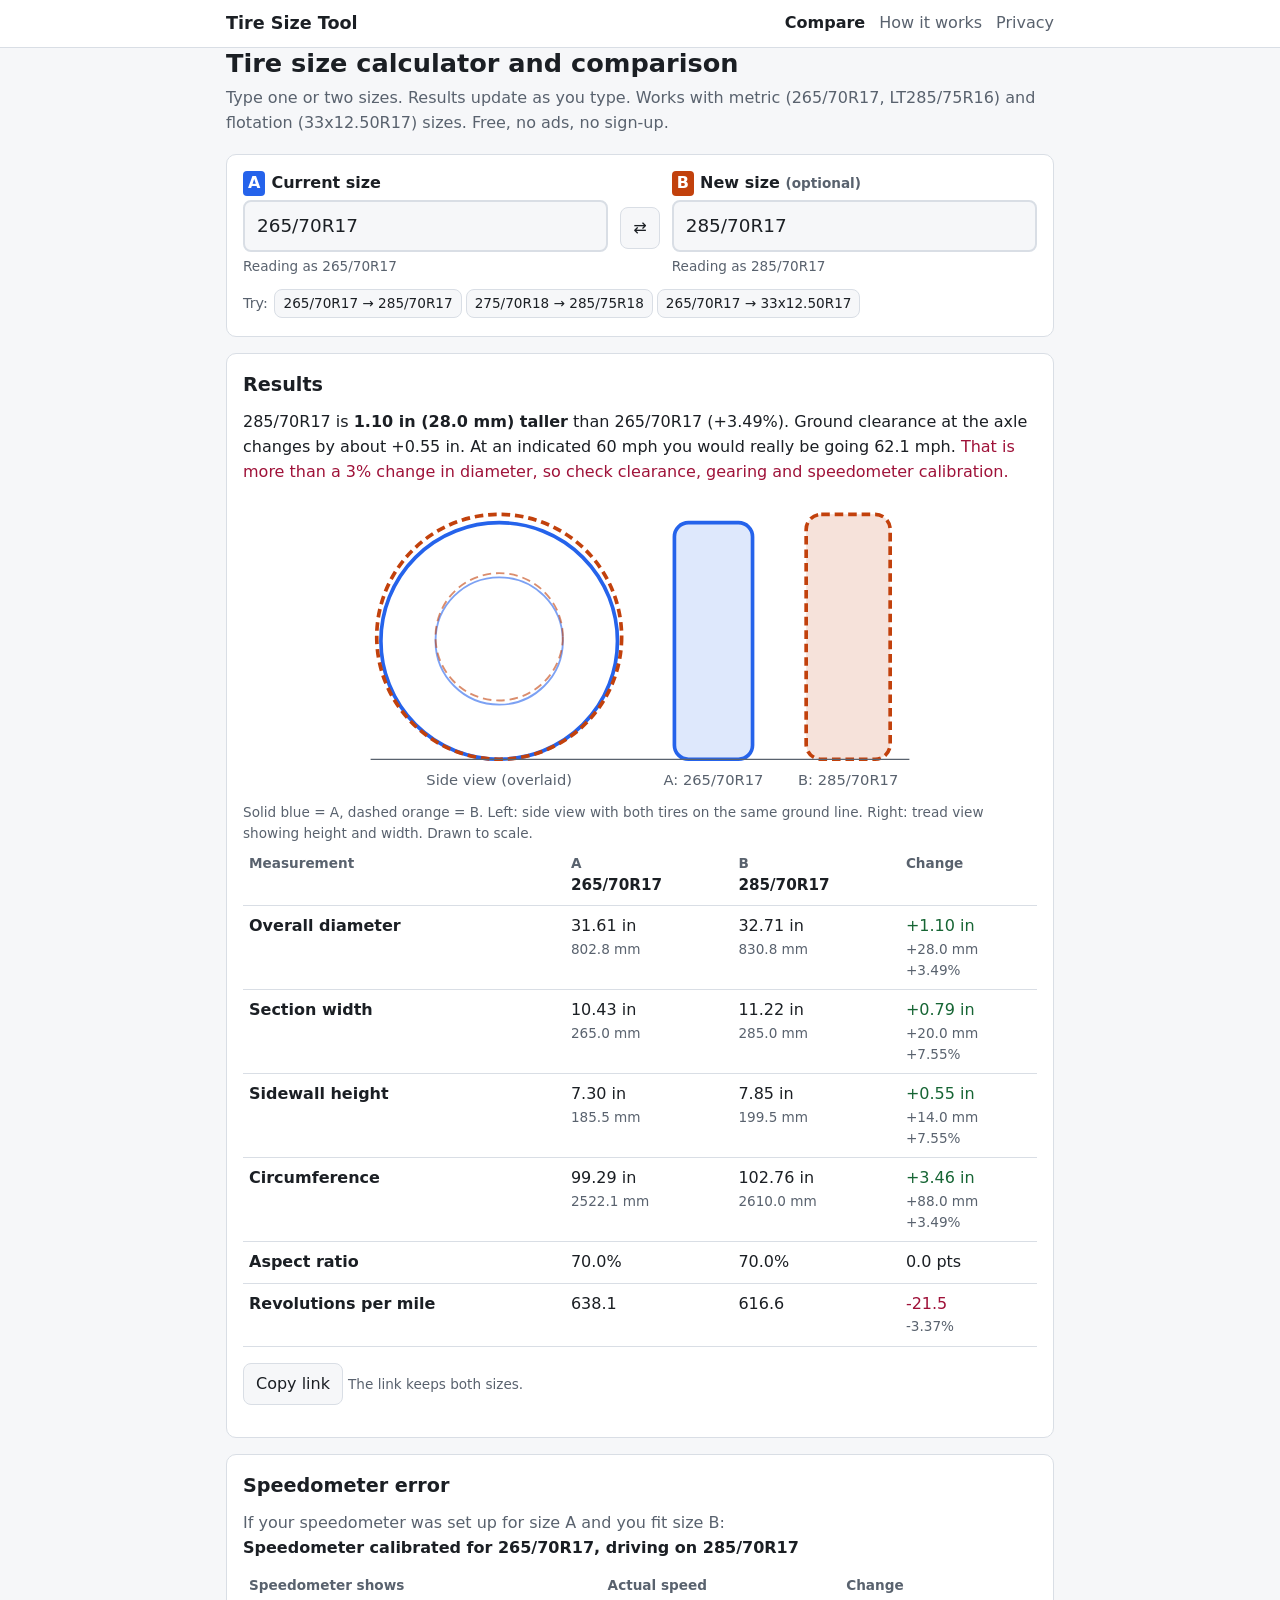
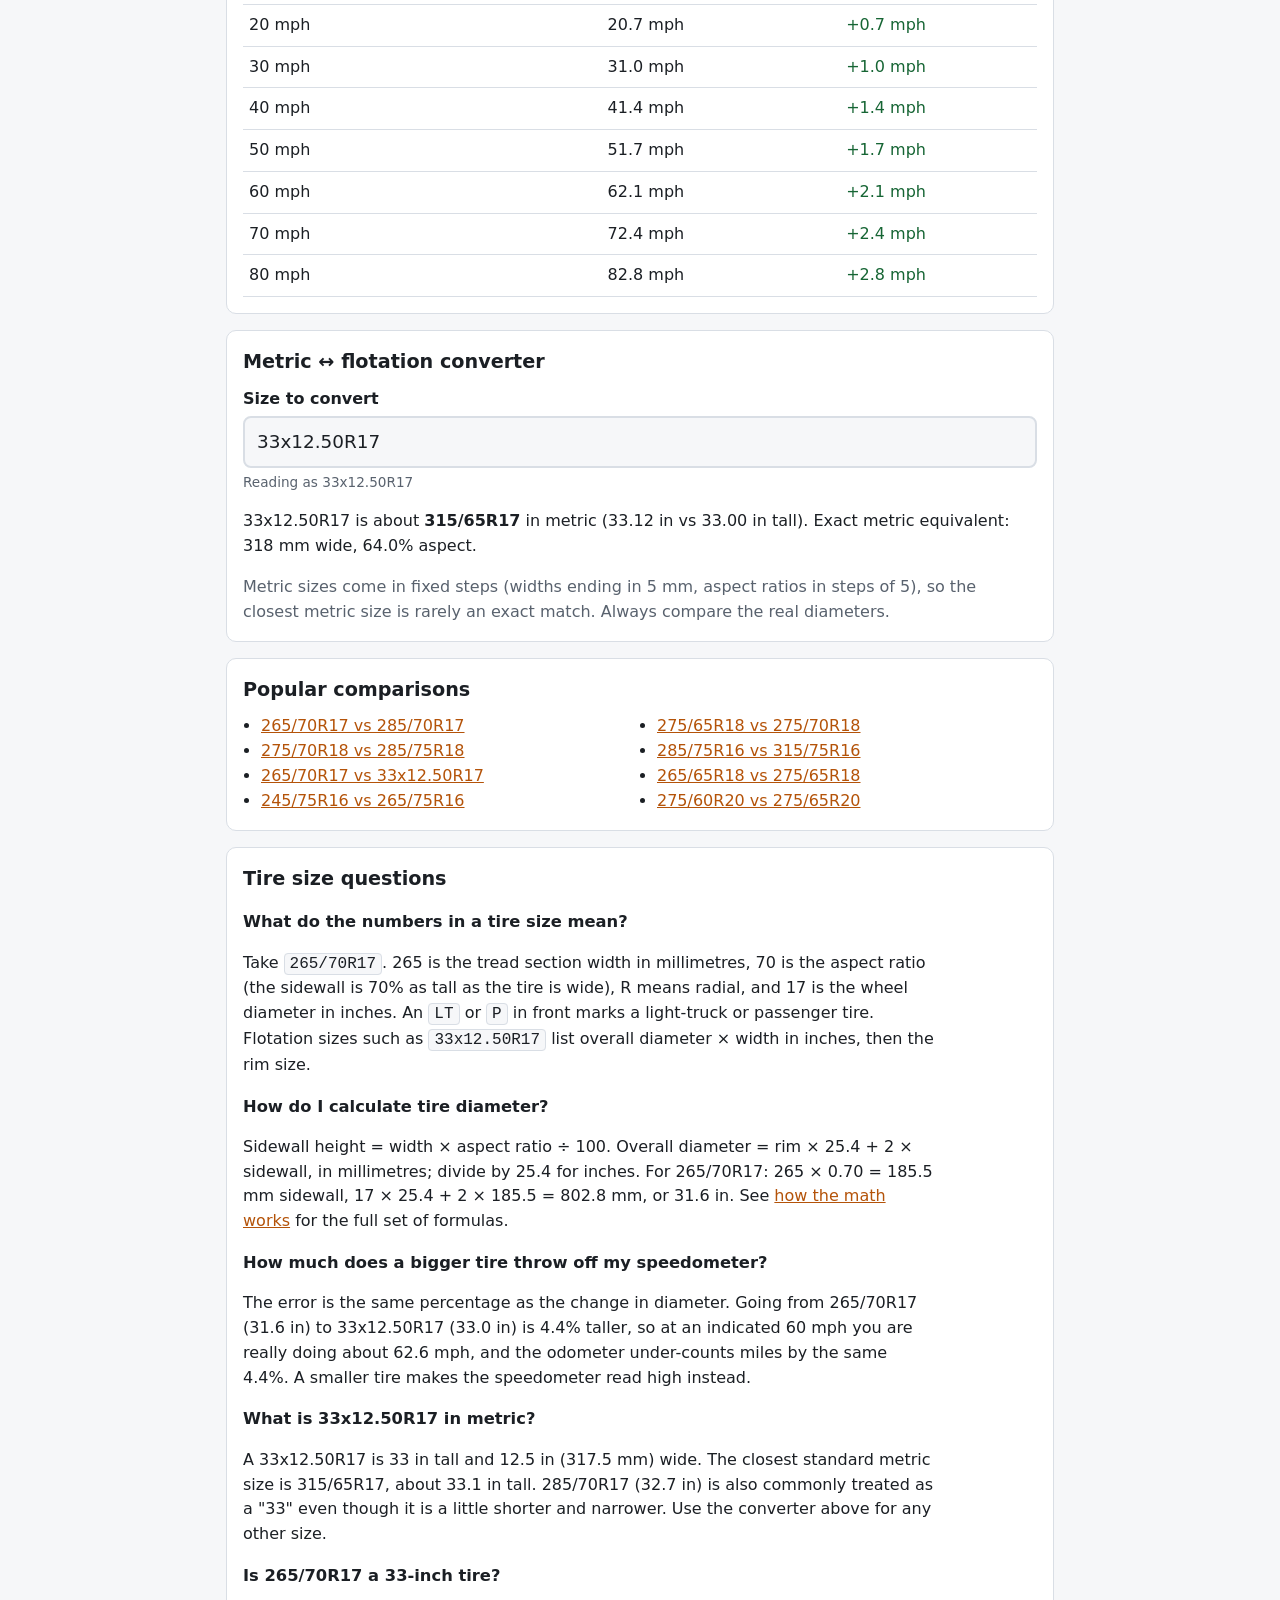
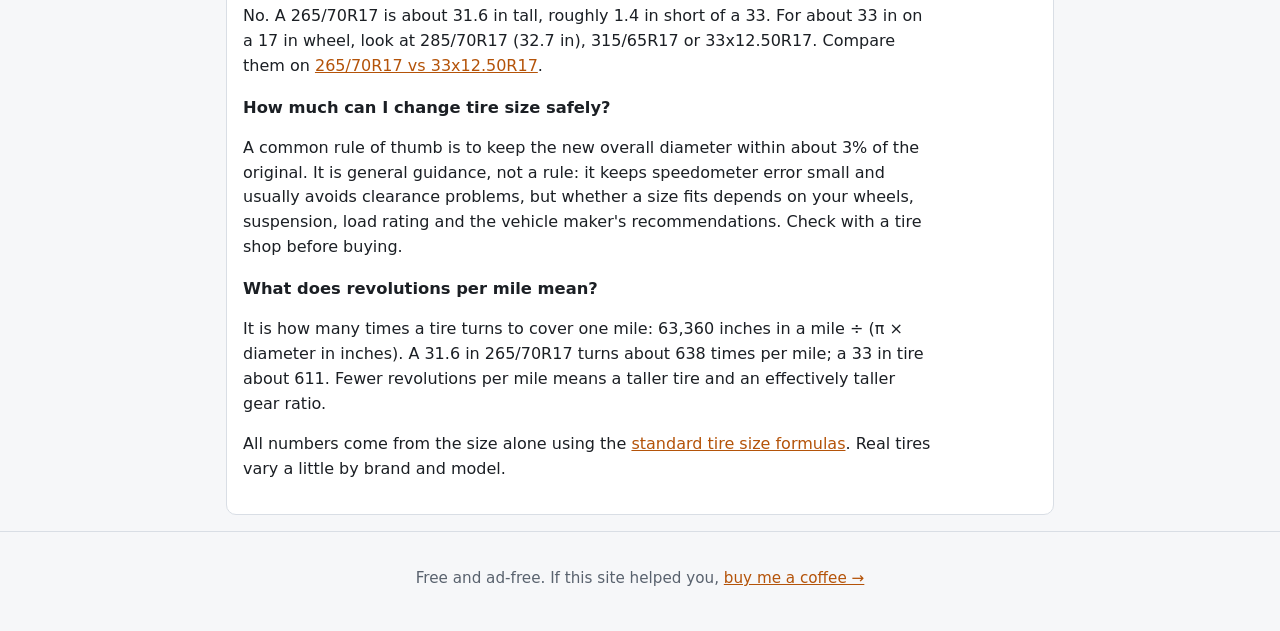
<file: index.html>
<!doctype html>
<html lang="en">
<head>
<meta charset="utf-8">
<meta name="viewport" content="width=device-width, initial-scale=1">
<meta name="google-site-verification" content="DBsd4dRo6CszvxQNH2xXlYTnwq2I4v30uIsV_nwwEc8">
<title>Tire Size Calculator &amp; Comparison – free, no ads</title>
<meta name="description" content="Free tire size calculator with no ads. Compare two sizes for diameter, width, sidewall, revs per mile and speedometer error, and convert metric to 33x12.50 sizes.">
<link rel="canonical" href="https://tiresizing.pages.dev/">
<meta property="og:title" content="Tire Size Calculator &amp; Comparison – free, no ads">
<meta property="og:description" content="Free tire size calculator with no ads. Compare two sizes for diameter, width, sidewall, revs per mile and speedometer error, and convert metric to 33x12.50 sizes.">
<meta property="og:type" content="website">
<meta property="og:site_name" content="Tire Size Tool">
<meta property="og:locale" content="en_US">
<meta property="og:url" content="https://tiresizing.pages.dev/">
<meta property="og:image" content="https://tiresizing.pages.dev/og.png">
<meta property="og:image:width" content="1200">
<meta property="og:image:height" content="630">
<meta property="og:image:alt" content="Tire Size Calculator: compare two sizes, diameter, revs per mile and speedometer error">
<meta name="twitter:card" content="summary_large_image">
<meta name="twitter:title" content="Tire Size Calculator &amp; Comparison – free, no ads">
<meta name="twitter:description" content="Free tire size calculator with no ads. Compare two sizes for diameter, width, sidewall, revs per mile and speedometer error, and convert metric to 33x12.50 sizes.">
<meta name="twitter:image" content="https://tiresizing.pages.dev/og.png">
<meta name="theme-color" content="#b45309">
<link rel="icon" href="/favicon.svg" type="image/svg+xml">
<link rel="stylesheet" href="/css/style.css">
<script type="application/ld+json">{"@context":"https://schema.org","@type":"WebSite","name":"Tire Size Tool","alternateName":"tiresizing.pages.dev","url":"https://tiresizing.pages.dev/","inLanguage":"en"}</script>
<script type="application/ld+json">{"@context":"https://schema.org","@type":"WebApplication","name":"Tire Size Calculator","url":"https://tiresizing.pages.dev/","applicationCategory":"UtilitiesApplication","operatingSystem":"Any (runs in a web browser)","browserRequirements":"Requires JavaScript","isAccessibleForFree":true,"description":"Compares two tire sizes (metric or flotation) and shows overall diameter, section width, sidewall height, circumference, revolutions per mile and speedometer error, with a to-scale drawing.","offers":{"@type":"Offer","price":"0","priceCurrency":"USD"}}</script>
<script type="application/ld+json">{"@context":"https://schema.org","@type":"FAQPage","mainEntity":[{"@type":"Question","name":"What do the numbers in a tire size mean?","acceptedAnswer":{"@type":"Answer","text":"Take 265/70R17. 265 is the tread section width in millimetres, 70 is the aspect ratio (the sidewall is 70% as tall as the tire is wide), R means radial, and 17 is the wheel diameter in inches. An LT or P in front marks a light-truck or passenger tire. Flotation sizes such as 33x12.50R17 list overall diameter × width in inches, then the rim size."}},{"@type":"Question","name":"How do I calculate tire diameter?","acceptedAnswer":{"@type":"Answer","text":"Sidewall height = width × aspect ratio ÷ 100. Overall diameter = rim × 25.4 + 2 × sidewall, in millimetres; divide by 25.4 for inches. For 265/70R17: 265 × 0.70 = 185.5 mm sidewall, 17 × 25.4 + 2 × 185.5 = 802.8 mm, or 31.6 in. See how the math works for the full set of formulas."}},{"@type":"Question","name":"How much does a bigger tire throw off my speedometer?","acceptedAnswer":{"@type":"Answer","text":"The error is the same percentage as the change in diameter. Going from 265/70R17 (31.6 in) to 33x12.50R17 (33.0 in) is 4.4% taller, so at an indicated 60 mph you are really doing about 62.6 mph, and the odometer under-counts miles by the same 4.4%. A smaller tire makes the speedometer read high instead."}},{"@type":"Question","name":"What is 33x12.50R17 in metric?","acceptedAnswer":{"@type":"Answer","text":"A 33x12.50R17 is 33 in tall and 12.5 in (317.5 mm) wide. The closest standard metric size is 315/65R17, about 33.1 in tall. 285/70R17 (32.7 in) is also commonly treated as a \"33\" even though it is a little shorter and narrower. Use the converter above for any other size."}},{"@type":"Question","name":"Is 265/70R17 a 33-inch tire?","acceptedAnswer":{"@type":"Answer","text":"No. A 265/70R17 is about 31.6 in tall, roughly 1.4 in short of a 33. For about 33 in on a 17 in wheel, look at 285/70R17 (32.7 in), 315/65R17 or 33x12.50R17. Compare them on 265/70R17 vs 33x12.50R17."}},{"@type":"Question","name":"How much can I change tire size safely?","acceptedAnswer":{"@type":"Answer","text":"A common rule of thumb is to keep the new overall diameter within about 3% of the original. It is general guidance, not a rule: it keeps speedometer error small and usually avoids clearance problems, but whether a size fits depends on your wheels, suspension, load rating and the vehicle maker's recommendations. Check with a tire shop before buying."}},{"@type":"Question","name":"What does revolutions per mile mean?","acceptedAnswer":{"@type":"Answer","text":"It is how many times a tire turns to cover one mile: 63,360 inches in a mile ÷ (π × diameter in inches). A 31.6 in 265/70R17 turns about 638 times per mile; a 33 in tire about 611. Fewer revolutions per mile means a taller tire and an effectively taller gear ratio."}}]}</script>
</head>
<body>
<a class="skip" href="#main">Skip to content</a>
<header class="site"><div class="wrap"><a class="brand" href="/">Tire Size Tool</a><nav aria-label="Main"><a href="/" aria-current="page">Compare</a><a href="/how-it-works">How it works</a><a href="/privacy">Privacy</a></nav></div></header>
<main id="main" class="wrap">
<h1>Tire size calculator and comparison</h1>
<p class="lead">Type one or two sizes. Results update as you type. Works with metric (265/70R17, LT285/75R16) and flotation (33x12.50R17) sizes. Free, no ads, no sign-up.</p>
<section class="card" aria-labelledby="in-h">
<h2 id="in-h" class="sr-only">Tire sizes</h2>
<div class="inputs">
<div><label for="size-a"><span class="tag tag-a" aria-hidden="true">A</span>Current size</label>
<input type="text" id="size-a" value="265/70R17" autocomplete="off" autocapitalize="characters" spellcheck="false" aria-describedby="size-a-msg">
<p class="msg" id="size-a-msg" aria-live="polite"></p></div>
<button type="button" id="swap" aria-label="Swap size A and size B">⇄</button>
<div><label for="size-b"><span class="tag tag-b" aria-hidden="true">B</span>New size <span class="v-mm">(optional)</span></label>
<input type="text" id="size-b" value="285/70R17" autocomplete="off" autocapitalize="characters" spellcheck="false" aria-describedby="size-b-msg">
<p class="msg" id="size-b-msg" aria-live="polite"></p></div>
</div>
<p class="examples">Try: <button type="button" data-example data-a="265/70R17" data-b="285/70R17">265/70R17 → 285/70R17</button><button type="button" data-example data-a="275/70R18" data-b="285/75R18">275/70R18 → 285/75R18</button><button type="button" data-example data-a="265/70R17" data-b="33x12.50R17">265/70R17 → 33x12.50R17</button></p>
</section>
<section class="card" aria-labelledby="res-h">
<h2 id="res-h">Results</h2>
<p class="summary" id="summary" aria-live="polite"></p>
<div id="viz"></div>
<p class="legend">Solid blue = A, dashed orange = B. Left: side view with both tires on the same ground line. Right: tread view showing height and width. Drawn to scale.</p>
<div class="table-scroll" id="results"><noscript><p>The live calculator needs JavaScript. The <a href="/how-it-works">formulas</a> are simple enough to do by hand.</p></noscript></div>
<p><button type="button" id="copy-link">Copy link</button> <span class="v-mm">The link keeps both sizes.</span></p>
</section>
<section class="card" aria-labelledby="sp-h">
<h2 id="sp-h">Speedometer error</h2>
<p class="hint">If your speedometer was set up for size A and you fit size B:</p>
<div class="table-scroll" id="speedo-wrap"></div>
</section>
<section class="card" aria-labelledby="cv-h">
<h2 id="cv-h">Metric ↔ flotation converter</h2>
<label for="size-conv">Size to convert</label>
<input type="text" id="size-conv" value="33x12.50R17" autocomplete="off" autocapitalize="characters" spellcheck="false" aria-describedby="size-conv-msg">
<p class="msg" id="size-conv-msg"></p>
<p id="conv-out" aria-live="polite"></p>
<p class="hint">Metric sizes come in fixed steps (widths ending in 5 mm, aspect ratios in steps of 5), so the closest metric size is rarely an exact match. Always compare the real diameters.</p>
</section>
<section class="card" id="popular" aria-labelledby="pp-h">
<h2 id="pp-h">Popular comparisons</h2>
<ul class="pairs"><li><a href="/compare/265-70r17-vs-285-70r17">265/70R17 vs 285/70R17</a></li><li><a href="/compare/275-70r18-vs-285-75r18">275/70R18 vs 285/75R18</a></li><li><a href="/compare/265-70r17-vs-33x12-50r17">265/70R17 vs 33x12.50R17</a></li><li><a href="/compare/245-75r16-vs-265-75r16">245/75R16 vs 265/75R16</a></li><li><a href="/compare/275-65r18-vs-275-70r18">275/65R18 vs 275/70R18</a></li><li><a href="/compare/285-75r16-vs-315-75r16">285/75R16 vs 315/75R16</a></li><li><a href="/compare/265-65r18-vs-275-65r18">265/65R18 vs 275/65R18</a></li><li><a href="/compare/275-60r20-vs-275-65r20">275/60R20 vs 275/65R20</a></li></ul>
</section>
<section class="card prose" aria-labelledby="faq-h">
<h2 id="faq-h">Tire size questions</h2>
<h3>What do the numbers in a tire size mean?</h3>
<p>Take <code>265/70R17</code>. 265 is the tread section width in millimetres, 70 is the aspect ratio (the sidewall is 70% as tall as the tire is wide), R means radial, and 17 is the wheel diameter in inches. An <code>LT</code> or <code>P</code> in front marks a light-truck or passenger tire. Flotation sizes such as <code>33x12.50R17</code> list overall diameter × width in inches, then the rim size.</p>
<h3>How do I calculate tire diameter?</h3>
<p>Sidewall height = width × aspect ratio ÷ 100. Overall diameter = rim × 25.4 + 2 × sidewall, in millimetres; divide by 25.4 for inches. For 265/70R17: 265 × 0.70 = 185.5 mm sidewall, 17 × 25.4 + 2 × 185.5 = 802.8 mm, or 31.6 in. See <a href="/how-it-works">how the math works</a> for the full set of formulas.</p>
<h3>How much does a bigger tire throw off my speedometer?</h3>
<p>The error is the same percentage as the change in diameter. Going from 265/70R17 (31.6 in) to 33x12.50R17 (33.0 in) is 4.4% taller, so at an indicated 60 mph you are really doing about 62.6 mph, and the odometer under-counts miles by the same 4.4%. A smaller tire makes the speedometer read high instead.</p>
<h3>What is 33x12.50R17 in metric?</h3>
<p>A 33x12.50R17 is 33 in tall and 12.5 in (317.5 mm) wide. The closest standard metric size is 315/65R17, about 33.1 in tall. 285/70R17 (32.7 in) is also commonly treated as a "33" even though it is a little shorter and narrower. Use the converter above for any other size.</p>
<h3>Is 265/70R17 a 33-inch tire?</h3>
<p>No. A 265/70R17 is about 31.6 in tall, roughly 1.4 in short of a 33. For about 33 in on a 17 in wheel, look at 285/70R17 (32.7 in), 315/65R17 or 33x12.50R17. Compare them on <a href="/compare/265-70r17-vs-33x12-50r17">265/70R17 vs 33x12.50R17</a>.</p>
<h3>How much can I change tire size safely?</h3>
<p>A common rule of thumb is to keep the new overall diameter within about 3% of the original. It is general guidance, not a rule: it keeps speedometer error small and usually avoids clearance problems, but whether a size fits depends on your wheels, suspension, load rating and the vehicle maker's recommendations. Check with a tire shop before buying.</p>
<h3>What does revolutions per mile mean?</h3>
<p>It is how many times a tire turns to cover one mile: 63,360 inches in a mile ÷ (π × diameter in inches). A 31.6 in 265/70R17 turns about 638 times per mile; a 33 in tire about 611. Fewer revolutions per mile means a taller tire and an effectively taller gear ratio.</p>
<p>All numbers come from the size alone using the <a href="/how-it-works">standard tire size formulas</a>. Real tires vary a little by brand and model.</p>
</section>
</main>
<footer class="site"><div class="wrap"><p>Free and ad-free. If this site helped you, <a href="https://ko-fi.com/marcustravis" rel="noopener">buy me a coffee →</a></p></div></footer>
<script src="/js/tire.js"></script>
<script src="/js/render.js"></script>
<script src="/js/app.js"></script>
<script defer src="https://static.cloudflareinsights.com/beacon.min.js" data-cf-beacon='{"token": "408fbf7058f24f338591a29dc4918935"}'></script>
</body>
</html>
</file>
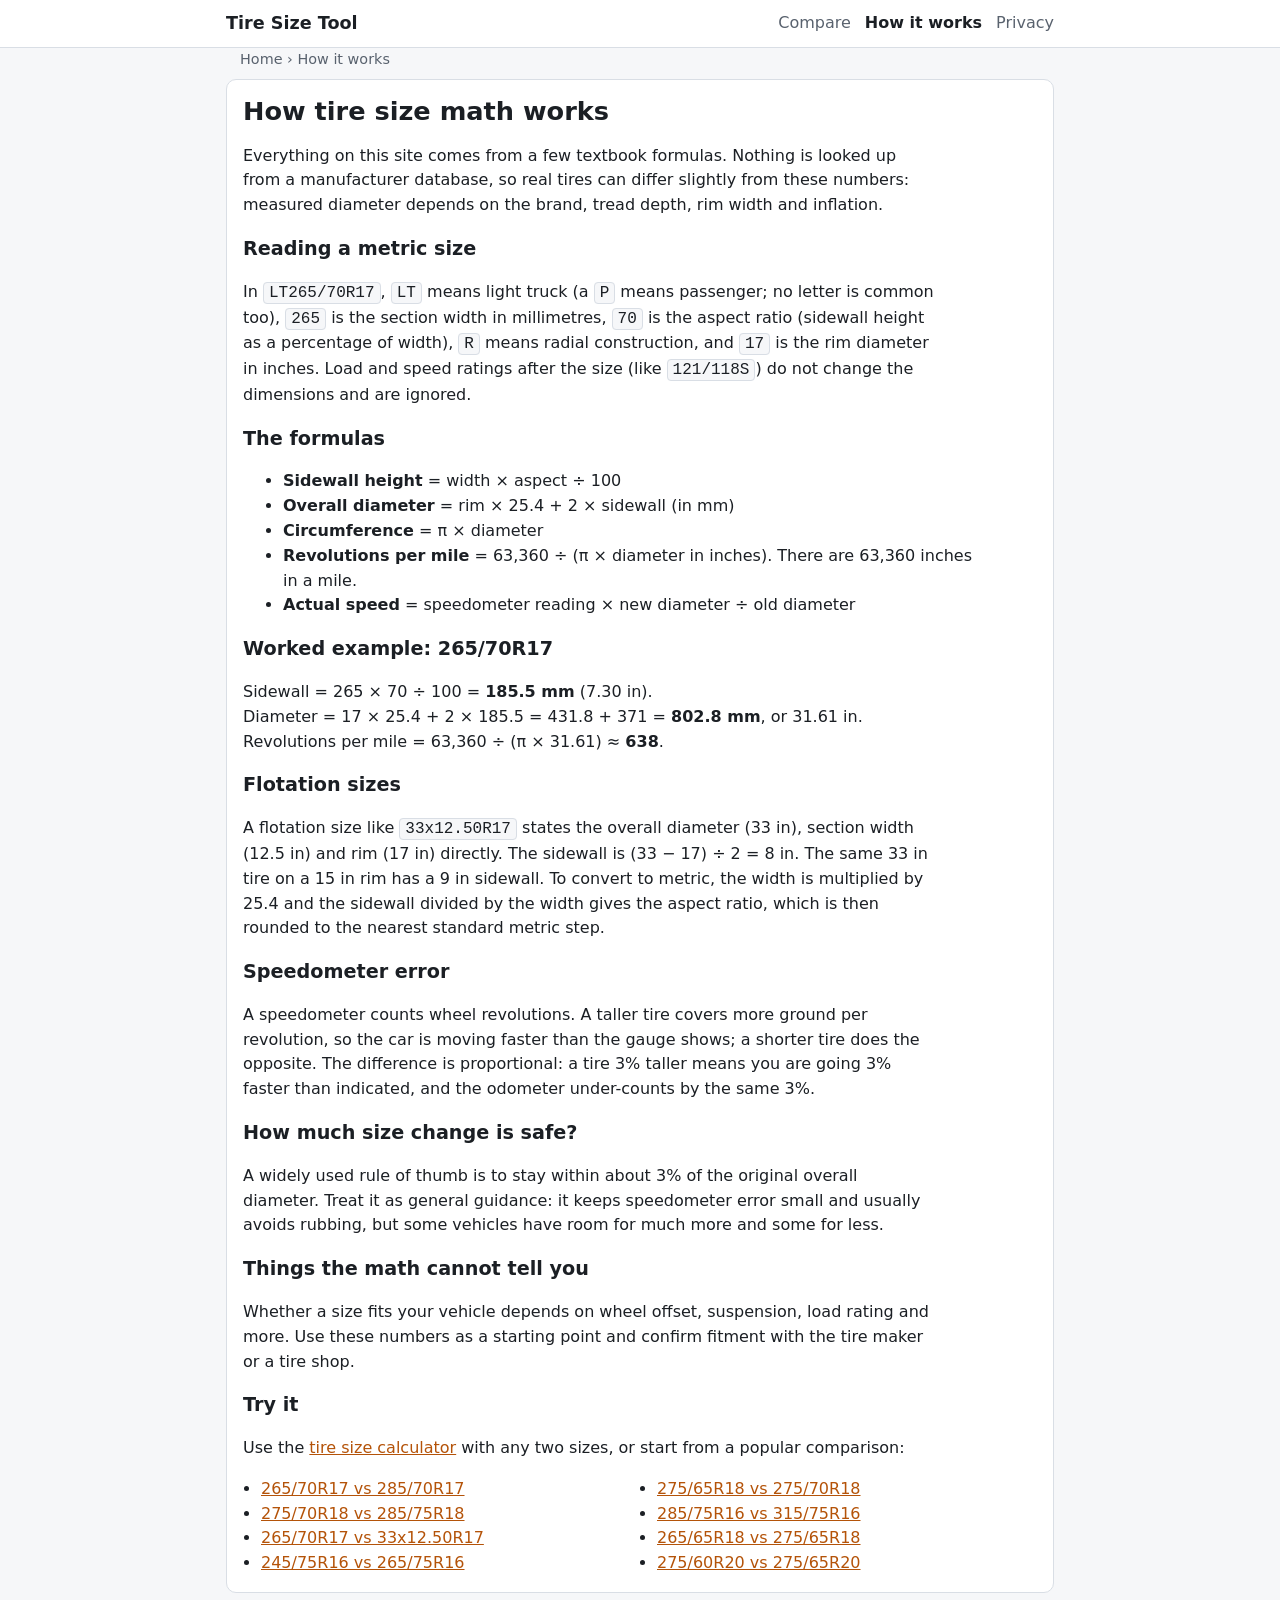
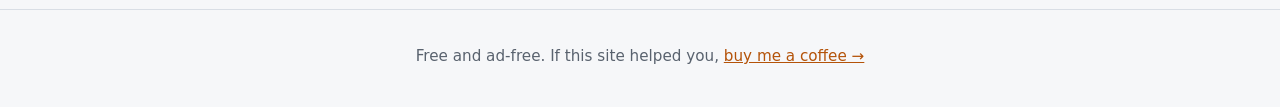
<file: how-it-works.html>
<!doctype html>
<html lang="en">
<head>
<meta charset="utf-8">
<meta name="viewport" content="width=device-width, initial-scale=1">
<meta name="google-site-verification" content="DBsd4dRo6CszvxQNH2xXlYTnwq2I4v30uIsV_nwwEc8">
<title>How to Calculate Tire Diameter &amp; Revs per Mile</title>
<meta name="description" content="The formulas behind tire diameter, sidewall height, circumference, revolutions per mile and speedometer error, with a worked 265/70R17 example.">
<link rel="canonical" href="https://tiresizing.pages.dev/how-it-works">
<meta property="og:title" content="How to Calculate Tire Diameter &amp; Revs per Mile">
<meta property="og:description" content="The formulas behind tire diameter, sidewall height, circumference, revolutions per mile and speedometer error, with a worked 265/70R17 example.">
<meta property="og:type" content="website">
<meta property="og:site_name" content="Tire Size Tool">
<meta property="og:locale" content="en_US">
<meta property="og:url" content="https://tiresizing.pages.dev/how-it-works">
<meta property="og:image" content="https://tiresizing.pages.dev/og.png">
<meta property="og:image:width" content="1200">
<meta property="og:image:height" content="630">
<meta property="og:image:alt" content="Tire Size Calculator: compare two sizes, diameter, revs per mile and speedometer error">
<meta name="twitter:card" content="summary_large_image">
<meta name="twitter:title" content="How to Calculate Tire Diameter &amp; Revs per Mile">
<meta name="twitter:description" content="The formulas behind tire diameter, sidewall height, circumference, revolutions per mile and speedometer error, with a worked 265/70R17 example.">
<meta name="twitter:image" content="https://tiresizing.pages.dev/og.png">
<meta name="theme-color" content="#b45309">
<link rel="icon" href="/favicon.svg" type="image/svg+xml">
<link rel="stylesheet" href="/css/style.css">
<script type="application/ld+json">{"@context":"https://schema.org","@type":"BreadcrumbList","itemListElement":[{"@type":"ListItem","position":1,"name":"Home","item":"https://tiresizing.pages.dev/"},{"@type":"ListItem","position":2,"name":"How it works","item":"https://tiresizing.pages.dev/how-it-works"}]}</script>
</head>
<body>
<a class="skip" href="#main">Skip to content</a>
<header class="site"><div class="wrap"><a class="brand" href="/">Tire Size Tool</a><nav aria-label="Main"><a href="/">Compare</a><a href="/how-it-works" aria-current="page">How it works</a><a href="/privacy">Privacy</a></nav></div></header>
<main id="main" class="wrap">
<nav class="crumbs" aria-label="Breadcrumb"><a href="/">Home</a> › <span aria-current="page">How it works</span></nav><article class="card prose">
<h1>How tire size math works</h1>
<p>Everything on this site comes from a few textbook formulas. Nothing is looked up from a manufacturer database, so real tires can differ slightly from these numbers: measured diameter depends on the brand, tread depth, rim width and inflation.</p>
<h2>Reading a metric size</h2>
<p>In <code>LT265/70R17</code>, <code>LT</code> means light truck (a <code>P</code> means passenger; no letter is common too), <code>265</code> is the section width in millimetres, <code>70</code> is the aspect ratio (sidewall height as a percentage of width), <code>R</code> means radial construction, and <code>17</code> is the rim diameter in inches. Load and speed ratings after the size (like <code>121/118S</code>) do not change the dimensions and are ignored.</p>
<h2>The formulas</h2>
<ul>
<li><strong>Sidewall height</strong> = width × aspect ÷ 100</li>
<li><strong>Overall diameter</strong> = rim × 25.4 + 2 × sidewall (in mm)</li>
<li><strong>Circumference</strong> = π × diameter</li>
<li><strong>Revolutions per mile</strong> = 63,360 ÷ (π × diameter in inches). There are 63,360 inches in a mile.</li>
<li><strong>Actual speed</strong> = speedometer reading × new diameter ÷ old diameter</li>
</ul>
<h2>Worked example: 265/70R17</h2>
<p>Sidewall = 265 × 70 ÷ 100 = <strong>185.5 mm</strong> (7.30 in).<br>
Diameter = 17 × 25.4 + 2 × 185.5 = 431.8 + 371 = <strong>802.8 mm</strong>, or 31.61 in.<br>
Revolutions per mile = 63,360 ÷ (π × 31.61) ≈ <strong>638</strong>.</p>
<h2>Flotation sizes</h2>
<p>A flotation size like <code>33x12.50R17</code> states the overall diameter (33 in), section width (12.5 in) and rim (17 in) directly. The sidewall is (33 − 17) ÷ 2 = 8 in. The same 33 in tire on a 15 in rim has a 9 in sidewall. To convert to metric, the width is multiplied by 25.4 and the sidewall divided by the width gives the aspect ratio, which is then rounded to the nearest standard metric step.</p>
<h2>Speedometer error</h2>
<p>A speedometer counts wheel revolutions. A taller tire covers more ground per revolution, so the car is moving faster than the gauge shows; a shorter tire does the opposite. The difference is proportional: a tire 3% taller means you are going 3% faster than indicated, and the odometer under-counts by the same 3%.</p>
<h2>How much size change is safe?</h2>
<p>A widely used rule of thumb is to stay within about 3% of the original overall diameter. Treat it as general guidance: it keeps speedometer error small and usually avoids rubbing, but some vehicles have room for much more and some for less.</p>
<h2>Things the math cannot tell you</h2>
<p>Whether a size fits your vehicle depends on wheel offset, suspension, load rating and more. Use these numbers as a starting point and confirm fitment with the tire maker or a tire shop.</p>
<h2>Try it</h2>
<p>Use the <a href="/">tire size calculator</a> with any two sizes, or start from a popular comparison:</p>
<ul class="pairs"><li><a href="/compare/265-70r17-vs-285-70r17">265/70R17 vs 285/70R17</a></li><li><a href="/compare/275-70r18-vs-285-75r18">275/70R18 vs 285/75R18</a></li><li><a href="/compare/265-70r17-vs-33x12-50r17">265/70R17 vs 33x12.50R17</a></li><li><a href="/compare/245-75r16-vs-265-75r16">245/75R16 vs 265/75R16</a></li><li><a href="/compare/275-65r18-vs-275-70r18">275/65R18 vs 275/70R18</a></li><li><a href="/compare/285-75r16-vs-315-75r16">285/75R16 vs 315/75R16</a></li><li><a href="/compare/265-65r18-vs-275-65r18">265/65R18 vs 275/65R18</a></li><li><a href="/compare/275-60r20-vs-275-65r20">275/60R20 vs 275/65R20</a></li></ul>
</article>
</main>
<footer class="site"><div class="wrap"><p>Free and ad-free. If this site helped you, <a href="https://ko-fi.com/marcustravis" rel="noopener">buy me a coffee →</a></p></div></footer>
<script defer src="https://static.cloudflareinsights.com/beacon.min.js" data-cf-beacon='{"token": "408fbf7058f24f338591a29dc4918935"}'></script>
</body>
</html>
</file>
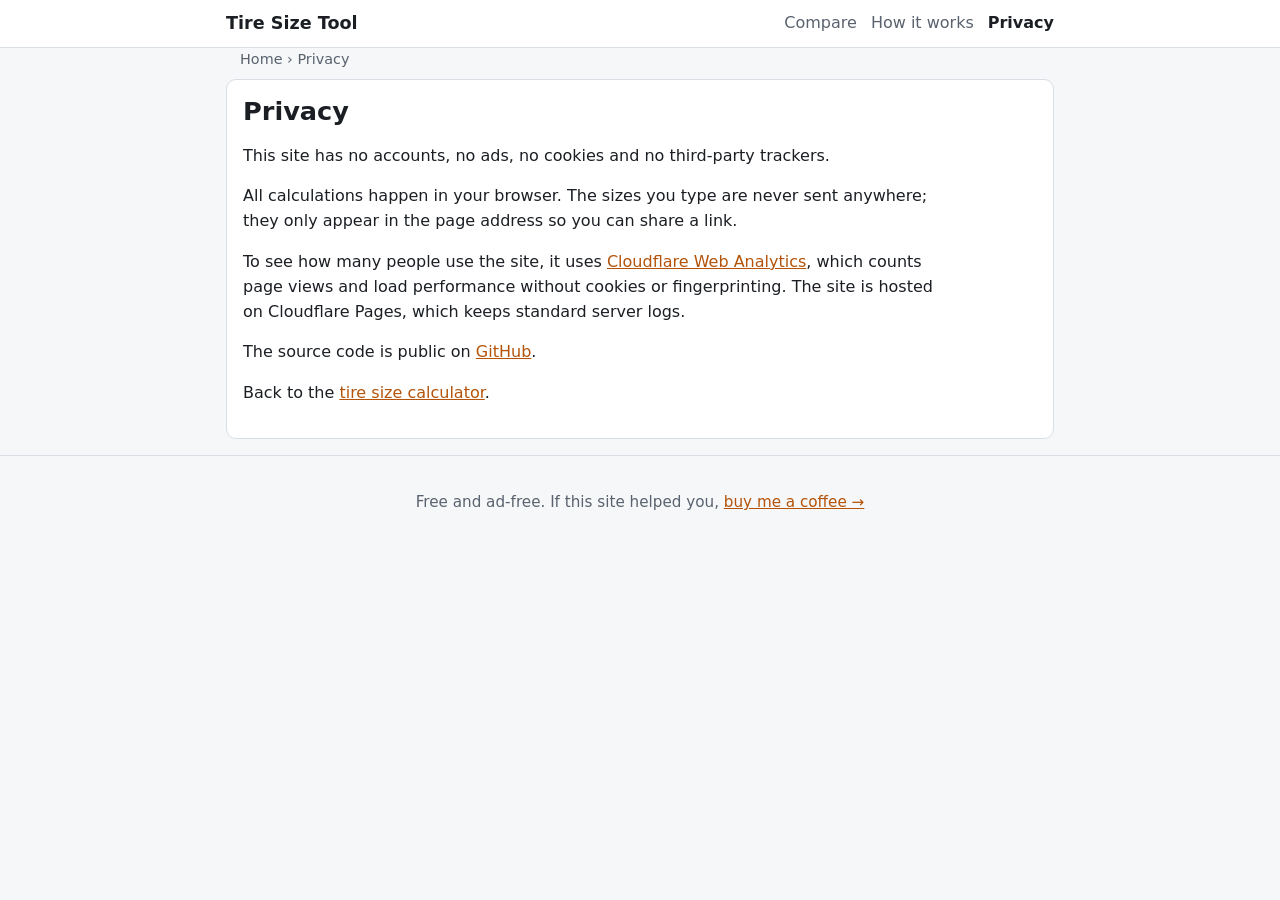
<file: privacy.html>
<!doctype html>
<html lang="en">
<head>
<meta charset="utf-8">
<meta name="viewport" content="width=device-width, initial-scale=1">
<meta name="google-site-verification" content="DBsd4dRo6CszvxQNH2xXlYTnwq2I4v30uIsV_nwwEc8">
<title>Privacy Policy – Tire Size Tool (no ads, no cookies)</title>
<meta name="description" content="What this tire calculator collects: no accounts, no ads, no cookies. Anonymous page-view counts via Cloudflare Web Analytics.">
<link rel="canonical" href="https://tiresizing.pages.dev/privacy">
<meta property="og:title" content="Privacy Policy – Tire Size Tool (no ads, no cookies)">
<meta property="og:description" content="What this tire calculator collects: no accounts, no ads, no cookies. Anonymous page-view counts via Cloudflare Web Analytics.">
<meta property="og:type" content="website">
<meta property="og:site_name" content="Tire Size Tool">
<meta property="og:locale" content="en_US">
<meta property="og:url" content="https://tiresizing.pages.dev/privacy">
<meta property="og:image" content="https://tiresizing.pages.dev/og.png">
<meta property="og:image:width" content="1200">
<meta property="og:image:height" content="630">
<meta property="og:image:alt" content="Tire Size Calculator: compare two sizes, diameter, revs per mile and speedometer error">
<meta name="twitter:card" content="summary_large_image">
<meta name="twitter:title" content="Privacy Policy – Tire Size Tool (no ads, no cookies)">
<meta name="twitter:description" content="What this tire calculator collects: no accounts, no ads, no cookies. Anonymous page-view counts via Cloudflare Web Analytics.">
<meta name="twitter:image" content="https://tiresizing.pages.dev/og.png">
<meta name="theme-color" content="#b45309">
<link rel="icon" href="/favicon.svg" type="image/svg+xml">
<link rel="stylesheet" href="/css/style.css">
<script type="application/ld+json">{"@context":"https://schema.org","@type":"BreadcrumbList","itemListElement":[{"@type":"ListItem","position":1,"name":"Home","item":"https://tiresizing.pages.dev/"},{"@type":"ListItem","position":2,"name":"Privacy","item":"https://tiresizing.pages.dev/privacy"}]}</script>
</head>
<body>
<a class="skip" href="#main">Skip to content</a>
<header class="site"><div class="wrap"><a class="brand" href="/">Tire Size Tool</a><nav aria-label="Main"><a href="/">Compare</a><a href="/how-it-works">How it works</a><a href="/privacy" aria-current="page">Privacy</a></nav></div></header>
<main id="main" class="wrap">
<nav class="crumbs" aria-label="Breadcrumb"><a href="/">Home</a> › <span aria-current="page">Privacy</span></nav><article class="card prose">
<h1>Privacy</h1>
<p>This site has no accounts, no ads, no cookies and no third-party trackers.</p>
<p>All calculations happen in your browser. The sizes you type are never sent anywhere; they only appear in the page address so you can share a link.</p>
<p>To see how many people use the site, it uses <a href="https://www.cloudflare.com/web-analytics/" rel="noopener">Cloudflare Web Analytics</a>, which counts page views and load performance without cookies or fingerprinting. The site is hosted on Cloudflare Pages, which keeps standard server logs.</p>
<p>The source code is public on <a href="https://github.com/MarcusTravis/tire-size-tool" rel="noopener">GitHub</a>.</p>
<p>Back to the <a href="/">tire size calculator</a>.</p>
</article>
</main>
<footer class="site"><div class="wrap"><p>Free and ad-free. If this site helped you, <a href="https://ko-fi.com/marcustravis" rel="noopener">buy me a coffee →</a></p></div></footer>
<script defer src="https://static.cloudflareinsights.com/beacon.min.js" data-cf-beacon='{"token": "408fbf7058f24f338591a29dc4918935"}'></script>
</body>
</html>
</file>
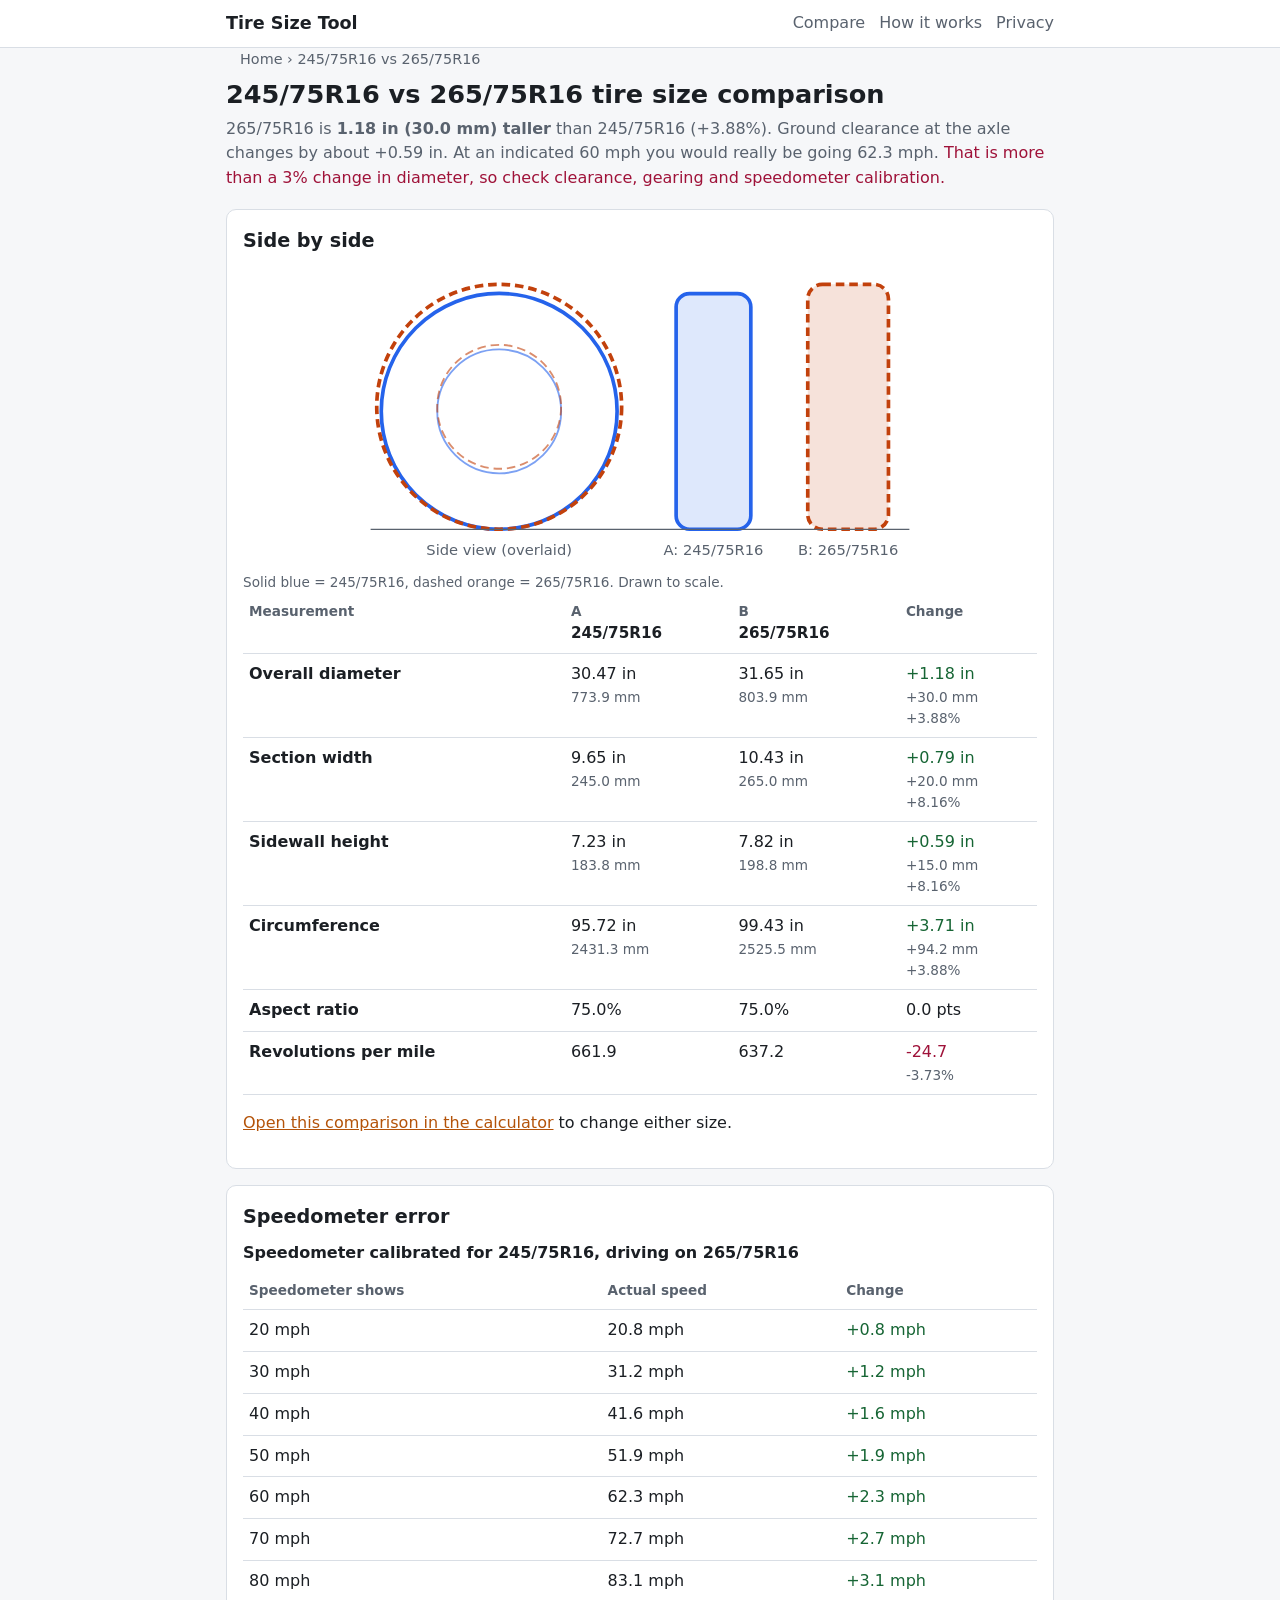
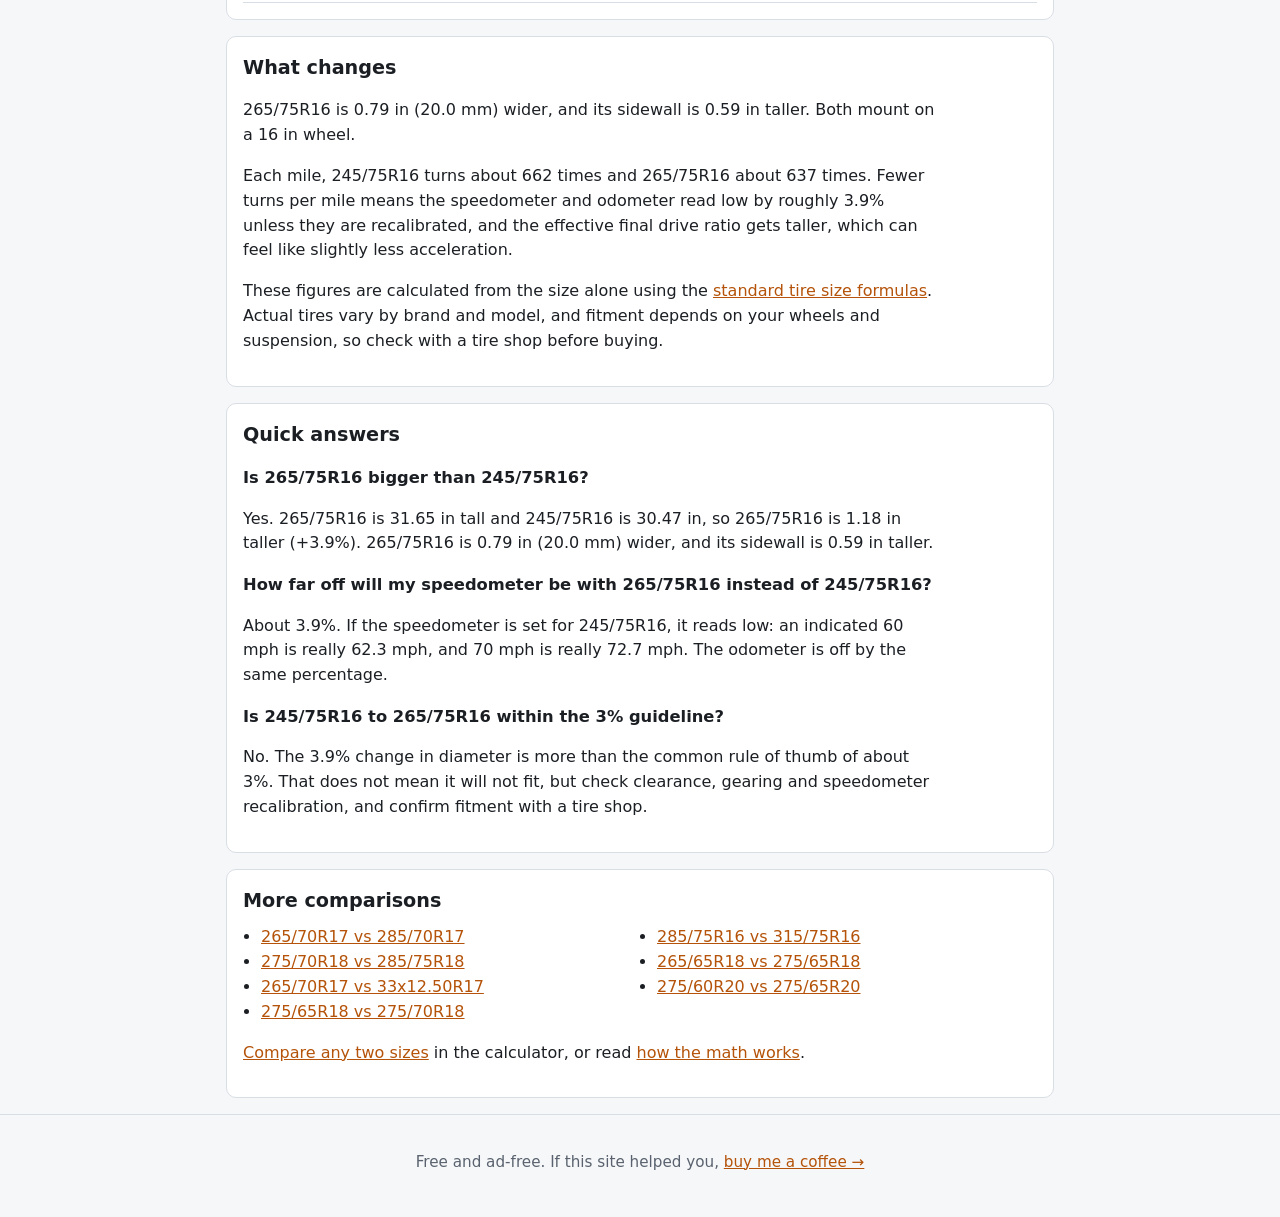
<file: compare/245-75r16-vs-265-75r16.html>
<!doctype html>
<html lang="en">
<head>
<meta charset="utf-8">
<meta name="viewport" content="width=device-width, initial-scale=1">
<meta name="google-site-verification" content="DBsd4dRo6CszvxQNH2xXlYTnwq2I4v30uIsV_nwwEc8">
<title>245/75R16 vs 265/75R16 Tire Size Comparison</title>
<meta name="description" content="265/75R16 is 1.18 in taller than 245/75R16 (+3.9%); 60 mph indicated is 62.3 mph. Diameter, width, sidewall and revs per mile side by side.">
<link rel="canonical" href="https://tiresizing.pages.dev/compare/245-75r16-vs-265-75r16">
<meta property="og:title" content="245/75R16 vs 265/75R16 Tire Size Comparison">
<meta property="og:description" content="265/75R16 is 1.18 in taller than 245/75R16 (+3.9%); 60 mph indicated is 62.3 mph. Diameter, width, sidewall and revs per mile side by side.">
<meta property="og:type" content="website">
<meta property="og:site_name" content="Tire Size Tool">
<meta property="og:locale" content="en_US">
<meta property="og:url" content="https://tiresizing.pages.dev/compare/245-75r16-vs-265-75r16">
<meta property="og:image" content="https://tiresizing.pages.dev/og.png">
<meta property="og:image:width" content="1200">
<meta property="og:image:height" content="630">
<meta property="og:image:alt" content="Tire Size Calculator: compare two sizes, diameter, revs per mile and speedometer error">
<meta name="twitter:card" content="summary_large_image">
<meta name="twitter:title" content="245/75R16 vs 265/75R16 Tire Size Comparison">
<meta name="twitter:description" content="265/75R16 is 1.18 in taller than 245/75R16 (+3.9%); 60 mph indicated is 62.3 mph. Diameter, width, sidewall and revs per mile side by side.">
<meta name="twitter:image" content="https://tiresizing.pages.dev/og.png">
<meta name="theme-color" content="#b45309">
<link rel="icon" href="/favicon.svg" type="image/svg+xml">
<link rel="stylesheet" href="/css/style.css">
<script type="application/ld+json">{"@context":"https://schema.org","@type":"BreadcrumbList","itemListElement":[{"@type":"ListItem","position":1,"name":"Home","item":"https://tiresizing.pages.dev/"},{"@type":"ListItem","position":2,"name":"245/75R16 vs 265/75R16","item":"https://tiresizing.pages.dev/compare/245-75r16-vs-265-75r16"}]}</script>
<script type="application/ld+json">{"@context":"https://schema.org","@type":"FAQPage","mainEntity":[{"@type":"Question","name":"Is 265/75R16 bigger than 245/75R16?","acceptedAnswer":{"@type":"Answer","text":"Yes. 265/75R16 is 31.65 in tall and 245/75R16 is 30.47 in, so 265/75R16 is 1.18 in taller (+3.9%). 265/75R16 is 0.79 in (20.0 mm) wider, and its sidewall is 0.59 in taller."}},{"@type":"Question","name":"How far off will my speedometer be with 265/75R16 instead of 245/75R16?","acceptedAnswer":{"@type":"Answer","text":"About 3.9%. If the speedometer is set for 245/75R16, it reads low: an indicated 60 mph is really 62.3 mph, and 70 mph is really 72.7 mph. The odometer is off by the same percentage."}},{"@type":"Question","name":"Is 245/75R16 to 265/75R16 within the 3% guideline?","acceptedAnswer":{"@type":"Answer","text":"No. The 3.9% change in diameter is more than the common rule of thumb of about 3%. That does not mean it will not fit, but check clearance, gearing and speedometer recalibration, and confirm fitment with a tire shop."}}]}</script>
</head>
<body>
<a class="skip" href="#main">Skip to content</a>
<header class="site"><div class="wrap"><a class="brand" href="/">Tire Size Tool</a><nav aria-label="Main"><a href="/">Compare</a><a href="/how-it-works">How it works</a><a href="/privacy">Privacy</a></nav></div></header>
<main id="main" class="wrap">
<nav class="crumbs" aria-label="Breadcrumb"><a href="/">Home</a> › <span aria-current="page">245/75R16 vs 265/75R16</span></nav><h1>245/75R16 vs 265/75R16 tire size comparison</h1>
<p class="lead">265/75R16 is <strong>1.18 in (30.0 mm) taller</strong> than 245/75R16 (+3.88%). Ground clearance at the axle changes by about +0.59 in. At an indicated 60 mph you would really be going 62.3 mph. <span class="warn">That is more than a 3% change in diameter, so check clearance, gearing and speedometer calibration.</span></p>
<section class="card"><h2>Side by side</h2>
<svg class="profile" viewBox="0 0 460 245" role="img" aria-labelledby="svg-title svg-desc" xmlns="http://www.w3.org/2000/svg"><title id="svg-title">Tire size comparison drawing, to scale</title><desc id="svg-desc">Tire A 245/75R16: 30.47 in tall, 9.65 in wide; Tire B 265/75R16: 31.65 in tall, 10.43 in wide</desc><circle class="tire-a side" cx="115" cy="118.7" r="96.3"/><circle class="tire-a rim" cx="115" cy="118.7" r="50.6"/><rect class="tire-a tread" x="259.5" y="22.5" width="61.0" height="192.5" rx="11.0"/><text x="290" y="236" text-anchor="middle">A: 245/75R16</text><circle class="tire-b side" cx="115" cy="115.0" r="100.0"/><circle class="tire-b rim" cx="115" cy="115.0" r="50.6"/><rect class="tire-b tread" x="367.0" y="15.0" width="65.9" height="200.0" rx="11.9"/><text x="400" y="236" text-anchor="middle">B: 265/75R16</text><line class="ground" x1="10" y1="215" x2="450" y2="215"/><text x="115" y="236" text-anchor="middle">Side view (overlaid)</text></svg>
<p class="legend">Solid blue = 245/75R16, dashed orange = 265/75R16. Drawn to scale.</p>
<div class="table-scroll"><table class="results"><caption class="sr-only">Tire dimensions and differences</caption><thead><tr><th scope="col">Measurement</th><th scope="col">A<span class="lbl">245/75R16</span></th><th scope="col">B<span class="lbl">265/75R16</span></th><th scope="col">Change</th></tr></thead><tbody><tr><th scope="row">Overall diameter</th><td><span class="v-in">30.47 in</span><span class="v-mm">773.9 mm</span></td><td><span class="v-in">31.65 in</span><span class="v-mm">803.9 mm</span></td><td class="up"><span class="v-in">+1.18 in</span><span class="v-mm">+30.0 mm</span><span class="v-pct">+3.88%</span></td></tr><tr><th scope="row">Section width</th><td><span class="v-in">9.65 in</span><span class="v-mm">245.0 mm</span></td><td><span class="v-in">10.43 in</span><span class="v-mm">265.0 mm</span></td><td class="up"><span class="v-in">+0.79 in</span><span class="v-mm">+20.0 mm</span><span class="v-pct">+8.16%</span></td></tr><tr><th scope="row">Sidewall height</th><td><span class="v-in">7.23 in</span><span class="v-mm">183.8 mm</span></td><td><span class="v-in">7.82 in</span><span class="v-mm">198.8 mm</span></td><td class="up"><span class="v-in">+0.59 in</span><span class="v-mm">+15.0 mm</span><span class="v-pct">+8.16%</span></td></tr><tr><th scope="row">Circumference</th><td><span class="v-in">95.72 in</span><span class="v-mm">2431.3 mm</span></td><td><span class="v-in">99.43 in</span><span class="v-mm">2525.5 mm</span></td><td class="up"><span class="v-in">+3.71 in</span><span class="v-mm">+94.2 mm</span><span class="v-pct">+3.88%</span></td></tr><tr><th scope="row">Aspect ratio</th><td>75.0%</td><td>75.0%</td><td>0.0 pts</td></tr><tr><th scope="row">Revolutions per mile</th><td>661.9</td><td>637.2</td><td class="down">-24.7<span class="v-pct">-3.73%</span></td></tr></tbody></table></div>
<p><a href="/?a=245%2F75R16&amp;b=265%2F75R16">Open this comparison in the calculator</a> to change either size.</p>
</section>
<section class="card"><h2>Speedometer error</h2><div class="table-scroll"><table class="speedo"><caption>Speedometer calibrated for 245/75R16, driving on 265/75R16</caption><thead><tr><th scope="col">Speedometer shows</th><th scope="col">Actual speed</th><th scope="col">Change</th></tr></thead><tbody><tr><td>20 mph</td><td>20.8 mph</td><td class="up">+0.8 mph</td></tr><tr><td>30 mph</td><td>31.2 mph</td><td class="up">+1.2 mph</td></tr><tr><td>40 mph</td><td>41.6 mph</td><td class="up">+1.6 mph</td></tr><tr><td>50 mph</td><td>51.9 mph</td><td class="up">+1.9 mph</td></tr><tr><td>60 mph</td><td>62.3 mph</td><td class="up">+2.3 mph</td></tr><tr><td>70 mph</td><td>72.7 mph</td><td class="up">+2.7 mph</td></tr><tr><td>80 mph</td><td>83.1 mph</td><td class="up">+3.1 mph</td></tr></tbody></table></div></section>
<section class="card prose"><h2>What changes</h2>
<p>265/75R16 is 0.79 in (20.0 mm) wider, and its sidewall is 0.59 in taller. Both mount on a 16 in wheel.</p>
<p>Each mile, 245/75R16 turns about 662 times and 265/75R16 about 637 times. Fewer turns per mile means the speedometer and odometer read low by roughly 3.9% unless they are recalibrated, and the effective final drive ratio gets taller, which can feel like slightly less acceleration.</p>
<p>These figures are calculated from the size alone using the <a href="/how-it-works">standard tire size formulas</a>. Actual tires vary by brand and model, and fitment depends on your wheels and suspension, so check with a tire shop before buying.</p>
</section>
<section class="card prose"><h2>Quick answers</h2>
<h3>Is 265/75R16 bigger than 245/75R16?</h3>
<p>Yes. 265/75R16 is 31.65 in tall and 245/75R16 is 30.47 in, so 265/75R16 is 1.18 in taller (+3.9%). 265/75R16 is 0.79 in (20.0 mm) wider, and its sidewall is 0.59 in taller.</p>
<h3>How far off will my speedometer be with 265/75R16 instead of 245/75R16?</h3>
<p>About 3.9%. If the speedometer is set for 245/75R16, it reads low: an indicated 60 mph is really 62.3 mph, and 70 mph is really 72.7 mph. The odometer is off by the same percentage.</p>
<h3>Is 245/75R16 to 265/75R16 within the 3% guideline?</h3>
<p>No. The 3.9% change in diameter is more than the common rule of thumb of about 3%. That does not mean it will not fit, but check clearance, gearing and speedometer recalibration, and confirm fitment with a tire shop.</p>
</section>
<section class="card"><h2>More comparisons</h2><ul class="pairs"><li><a href="/compare/265-70r17-vs-285-70r17">265/70R17 vs 285/70R17</a></li><li><a href="/compare/275-70r18-vs-285-75r18">275/70R18 vs 285/75R18</a></li><li><a href="/compare/265-70r17-vs-33x12-50r17">265/70R17 vs 33x12.50R17</a></li><li><a href="/compare/275-65r18-vs-275-70r18">275/65R18 vs 275/70R18</a></li><li><a href="/compare/285-75r16-vs-315-75r16">285/75R16 vs 315/75R16</a></li><li><a href="/compare/265-65r18-vs-275-65r18">265/65R18 vs 275/65R18</a></li><li><a href="/compare/275-60r20-vs-275-65r20">275/60R20 vs 275/65R20</a></li></ul><p><a href="/">Compare any two sizes</a> in the calculator, or read <a href="/how-it-works">how the math works</a>.</p></section>
</main>
<footer class="site"><div class="wrap"><p>Free and ad-free. If this site helped you, <a href="https://ko-fi.com/marcustravis" rel="noopener">buy me a coffee →</a></p></div></footer>
<script defer src="https://static.cloudflareinsights.com/beacon.min.js" data-cf-beacon='{"token": "408fbf7058f24f338591a29dc4918935"}'></script>
</body>
</html>
</file>
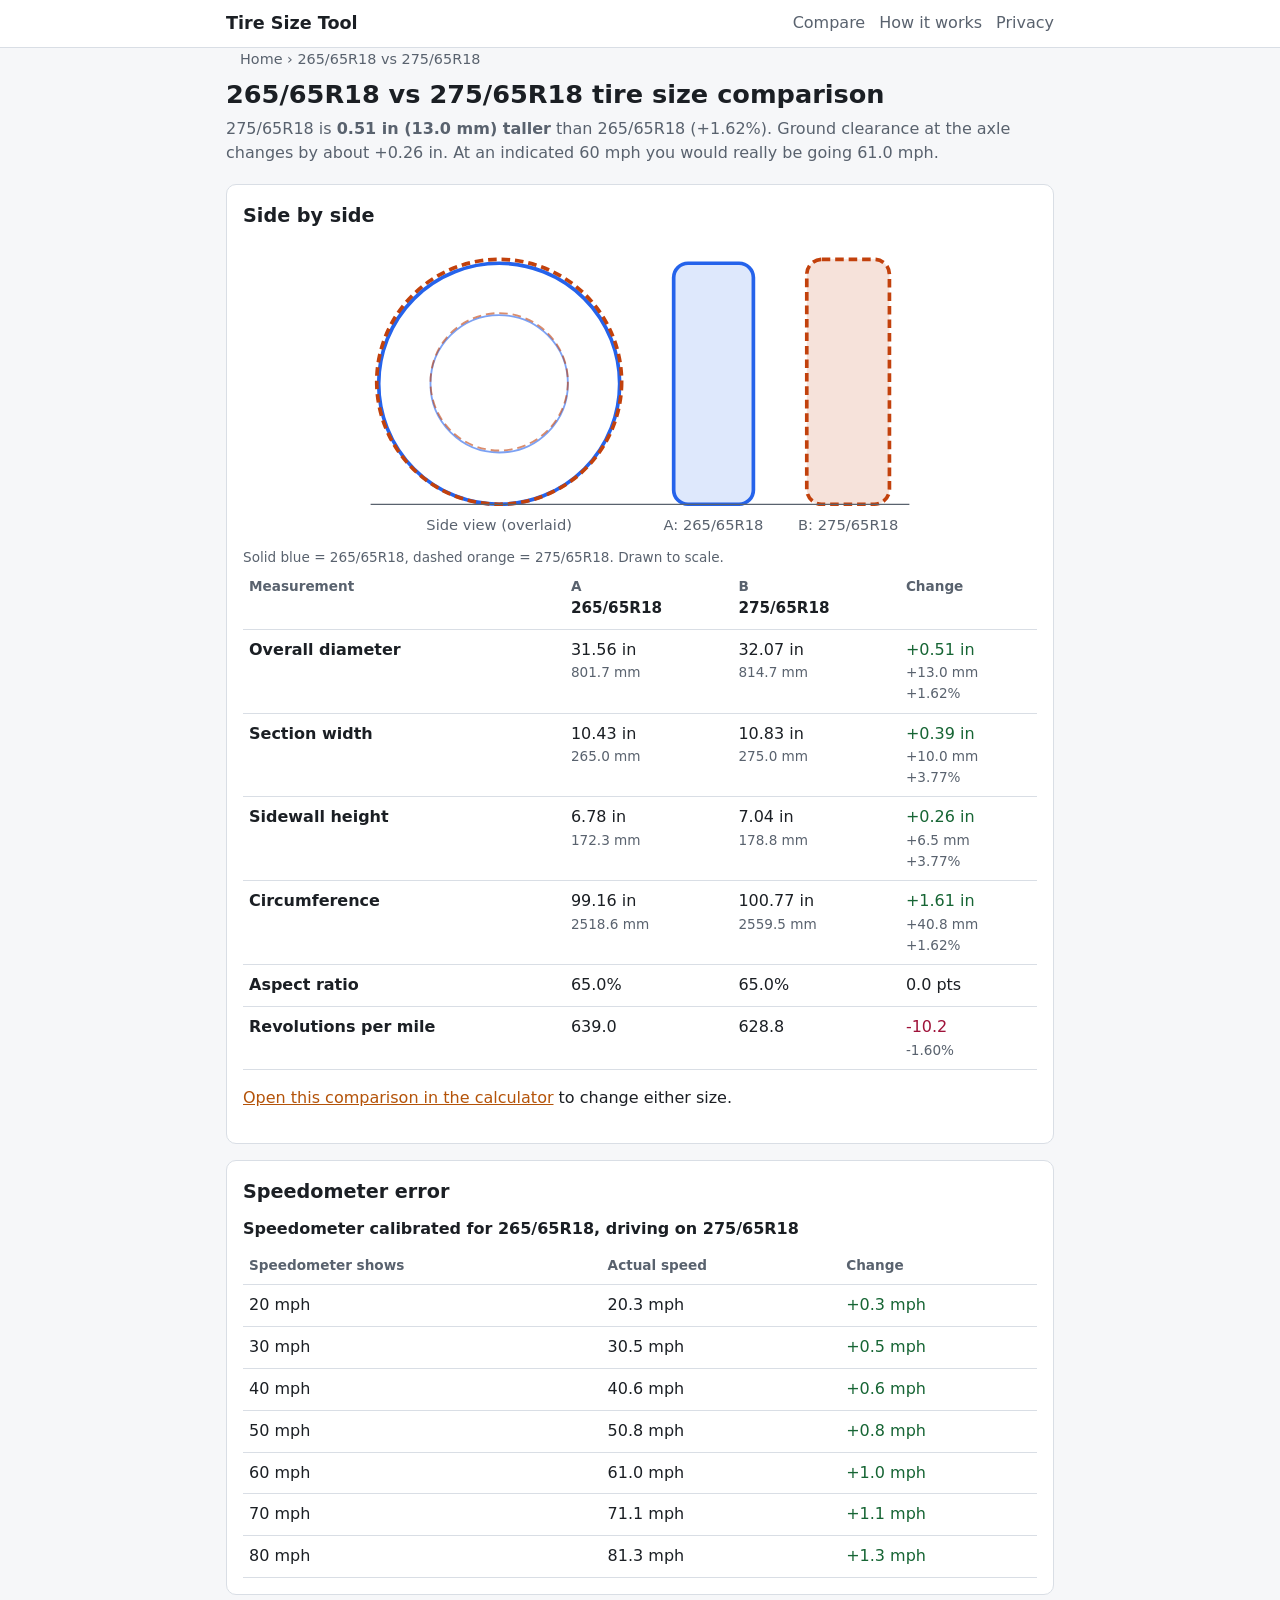
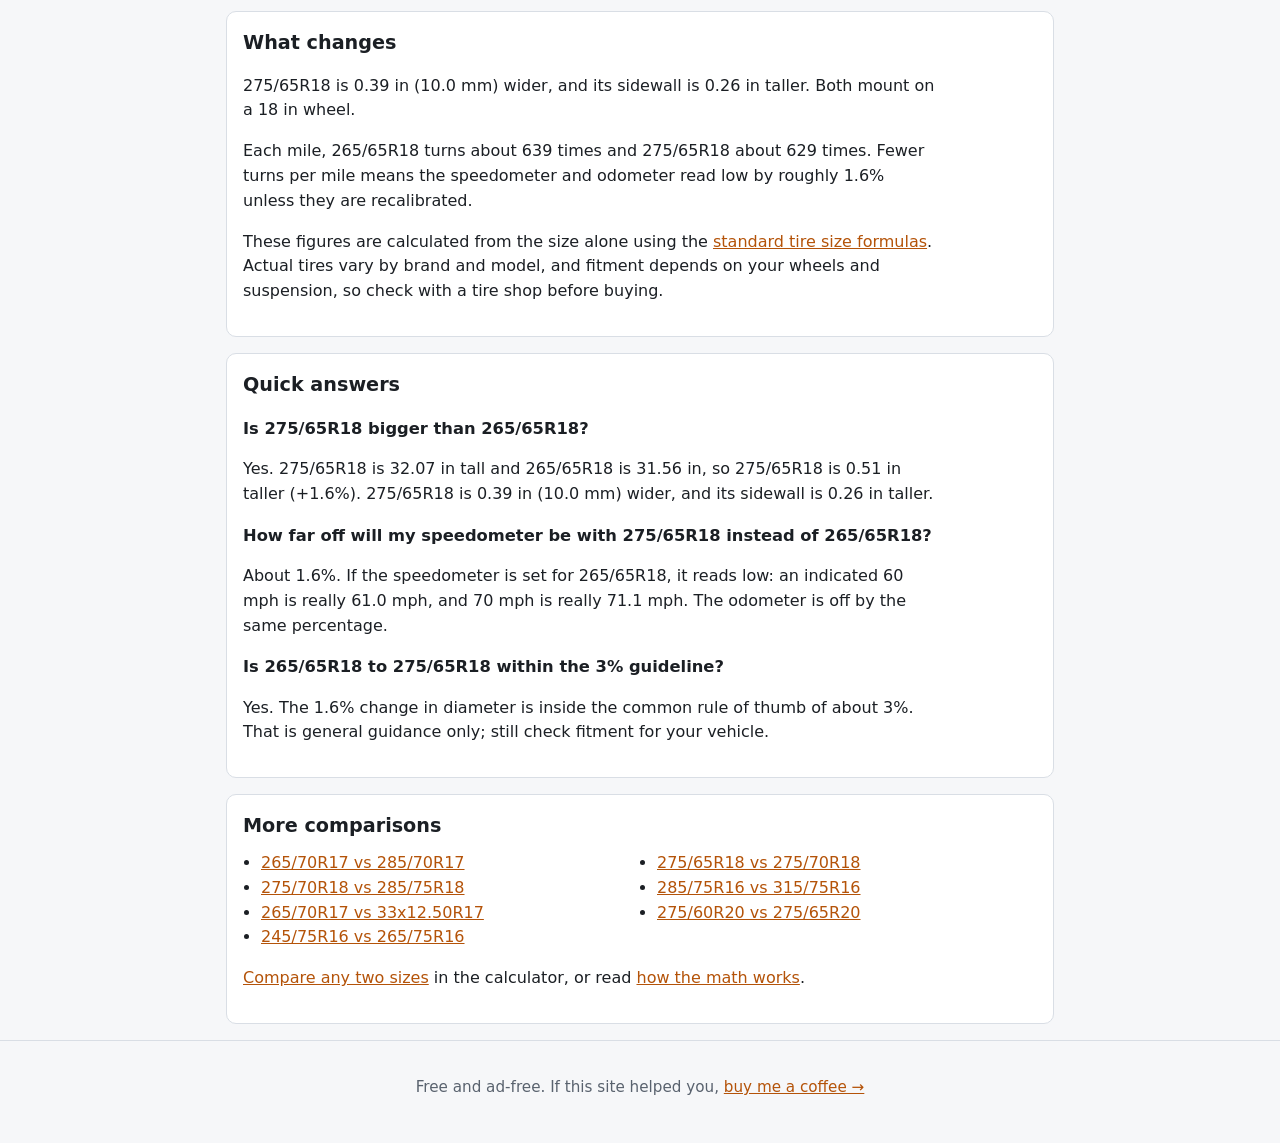
<file: compare/265-65r18-vs-275-65r18.html>
<!doctype html>
<html lang="en">
<head>
<meta charset="utf-8">
<meta name="viewport" content="width=device-width, initial-scale=1">
<meta name="google-site-verification" content="DBsd4dRo6CszvxQNH2xXlYTnwq2I4v30uIsV_nwwEc8">
<title>265/65R18 vs 275/65R18 Tire Size Comparison</title>
<meta name="description" content="275/65R18 is 0.51 in taller than 265/65R18 (+1.6%); 60 mph indicated is 61.0 mph. Diameter, width, sidewall and revs per mile side by side.">
<link rel="canonical" href="https://tiresizing.pages.dev/compare/265-65r18-vs-275-65r18">
<meta property="og:title" content="265/65R18 vs 275/65R18 Tire Size Comparison">
<meta property="og:description" content="275/65R18 is 0.51 in taller than 265/65R18 (+1.6%); 60 mph indicated is 61.0 mph. Diameter, width, sidewall and revs per mile side by side.">
<meta property="og:type" content="website">
<meta property="og:site_name" content="Tire Size Tool">
<meta property="og:locale" content="en_US">
<meta property="og:url" content="https://tiresizing.pages.dev/compare/265-65r18-vs-275-65r18">
<meta property="og:image" content="https://tiresizing.pages.dev/og.png">
<meta property="og:image:width" content="1200">
<meta property="og:image:height" content="630">
<meta property="og:image:alt" content="Tire Size Calculator: compare two sizes, diameter, revs per mile and speedometer error">
<meta name="twitter:card" content="summary_large_image">
<meta name="twitter:title" content="265/65R18 vs 275/65R18 Tire Size Comparison">
<meta name="twitter:description" content="275/65R18 is 0.51 in taller than 265/65R18 (+1.6%); 60 mph indicated is 61.0 mph. Diameter, width, sidewall and revs per mile side by side.">
<meta name="twitter:image" content="https://tiresizing.pages.dev/og.png">
<meta name="theme-color" content="#b45309">
<link rel="icon" href="/favicon.svg" type="image/svg+xml">
<link rel="stylesheet" href="/css/style.css">
<script type="application/ld+json">{"@context":"https://schema.org","@type":"BreadcrumbList","itemListElement":[{"@type":"ListItem","position":1,"name":"Home","item":"https://tiresizing.pages.dev/"},{"@type":"ListItem","position":2,"name":"265/65R18 vs 275/65R18","item":"https://tiresizing.pages.dev/compare/265-65r18-vs-275-65r18"}]}</script>
<script type="application/ld+json">{"@context":"https://schema.org","@type":"FAQPage","mainEntity":[{"@type":"Question","name":"Is 275/65R18 bigger than 265/65R18?","acceptedAnswer":{"@type":"Answer","text":"Yes. 275/65R18 is 32.07 in tall and 265/65R18 is 31.56 in, so 275/65R18 is 0.51 in taller (+1.6%). 275/65R18 is 0.39 in (10.0 mm) wider, and its sidewall is 0.26 in taller."}},{"@type":"Question","name":"How far off will my speedometer be with 275/65R18 instead of 265/65R18?","acceptedAnswer":{"@type":"Answer","text":"About 1.6%. If the speedometer is set for 265/65R18, it reads low: an indicated 60 mph is really 61.0 mph, and 70 mph is really 71.1 mph. The odometer is off by the same percentage."}},{"@type":"Question","name":"Is 265/65R18 to 275/65R18 within the 3% guideline?","acceptedAnswer":{"@type":"Answer","text":"Yes. The 1.6% change in diameter is inside the common rule of thumb of about 3%. That is general guidance only; still check fitment for your vehicle."}}]}</script>
</head>
<body>
<a class="skip" href="#main">Skip to content</a>
<header class="site"><div class="wrap"><a class="brand" href="/">Tire Size Tool</a><nav aria-label="Main"><a href="/">Compare</a><a href="/how-it-works">How it works</a><a href="/privacy">Privacy</a></nav></div></header>
<main id="main" class="wrap">
<nav class="crumbs" aria-label="Breadcrumb"><a href="/">Home</a> › <span aria-current="page">265/65R18 vs 275/65R18</span></nav><h1>265/65R18 vs 275/65R18 tire size comparison</h1>
<p class="lead">275/65R18 is <strong>0.51 in (13.0 mm) taller</strong> than 265/65R18 (+1.62%). Ground clearance at the axle changes by about +0.26 in. At an indicated 60 mph you would really be going 61.0 mph.</p>
<section class="card"><h2>Side by side</h2>
<svg class="profile" viewBox="0 0 460 245" role="img" aria-labelledby="svg-title svg-desc" xmlns="http://www.w3.org/2000/svg"><title id="svg-title">Tire size comparison drawing, to scale</title><desc id="svg-desc">Tire A 265/65R18: 31.56 in tall, 10.43 in wide; Tire B 275/65R18: 32.07 in tall, 10.83 in wide</desc><circle class="tire-a side" cx="115" cy="116.6" r="98.4"/><circle class="tire-a rim" cx="115" cy="116.6" r="56.1"/><rect class="tire-a tread" x="257.5" y="18.2" width="65.1" height="196.8" rx="11.7"/><text x="290" y="236" text-anchor="middle">A: 265/65R18</text><circle class="tire-b side" cx="115" cy="115.0" r="100.0"/><circle class="tire-b rim" cx="115" cy="115.0" r="56.1"/><rect class="tire-b tread" x="366.2" y="15.0" width="67.5" height="200.0" rx="12.2"/><text x="400" y="236" text-anchor="middle">B: 275/65R18</text><line class="ground" x1="10" y1="215" x2="450" y2="215"/><text x="115" y="236" text-anchor="middle">Side view (overlaid)</text></svg>
<p class="legend">Solid blue = 265/65R18, dashed orange = 275/65R18. Drawn to scale.</p>
<div class="table-scroll"><table class="results"><caption class="sr-only">Tire dimensions and differences</caption><thead><tr><th scope="col">Measurement</th><th scope="col">A<span class="lbl">265/65R18</span></th><th scope="col">B<span class="lbl">275/65R18</span></th><th scope="col">Change</th></tr></thead><tbody><tr><th scope="row">Overall diameter</th><td><span class="v-in">31.56 in</span><span class="v-mm">801.7 mm</span></td><td><span class="v-in">32.07 in</span><span class="v-mm">814.7 mm</span></td><td class="up"><span class="v-in">+0.51 in</span><span class="v-mm">+13.0 mm</span><span class="v-pct">+1.62%</span></td></tr><tr><th scope="row">Section width</th><td><span class="v-in">10.43 in</span><span class="v-mm">265.0 mm</span></td><td><span class="v-in">10.83 in</span><span class="v-mm">275.0 mm</span></td><td class="up"><span class="v-in">+0.39 in</span><span class="v-mm">+10.0 mm</span><span class="v-pct">+3.77%</span></td></tr><tr><th scope="row">Sidewall height</th><td><span class="v-in">6.78 in</span><span class="v-mm">172.3 mm</span></td><td><span class="v-in">7.04 in</span><span class="v-mm">178.8 mm</span></td><td class="up"><span class="v-in">+0.26 in</span><span class="v-mm">+6.5 mm</span><span class="v-pct">+3.77%</span></td></tr><tr><th scope="row">Circumference</th><td><span class="v-in">99.16 in</span><span class="v-mm">2518.6 mm</span></td><td><span class="v-in">100.77 in</span><span class="v-mm">2559.5 mm</span></td><td class="up"><span class="v-in">+1.61 in</span><span class="v-mm">+40.8 mm</span><span class="v-pct">+1.62%</span></td></tr><tr><th scope="row">Aspect ratio</th><td>65.0%</td><td>65.0%</td><td>0.0 pts</td></tr><tr><th scope="row">Revolutions per mile</th><td>639.0</td><td>628.8</td><td class="down">-10.2<span class="v-pct">-1.60%</span></td></tr></tbody></table></div>
<p><a href="/?a=265%2F65R18&amp;b=275%2F65R18">Open this comparison in the calculator</a> to change either size.</p>
</section>
<section class="card"><h2>Speedometer error</h2><div class="table-scroll"><table class="speedo"><caption>Speedometer calibrated for 265/65R18, driving on 275/65R18</caption><thead><tr><th scope="col">Speedometer shows</th><th scope="col">Actual speed</th><th scope="col">Change</th></tr></thead><tbody><tr><td>20 mph</td><td>20.3 mph</td><td class="up">+0.3 mph</td></tr><tr><td>30 mph</td><td>30.5 mph</td><td class="up">+0.5 mph</td></tr><tr><td>40 mph</td><td>40.6 mph</td><td class="up">+0.6 mph</td></tr><tr><td>50 mph</td><td>50.8 mph</td><td class="up">+0.8 mph</td></tr><tr><td>60 mph</td><td>61.0 mph</td><td class="up">+1.0 mph</td></tr><tr><td>70 mph</td><td>71.1 mph</td><td class="up">+1.1 mph</td></tr><tr><td>80 mph</td><td>81.3 mph</td><td class="up">+1.3 mph</td></tr></tbody></table></div></section>
<section class="card prose"><h2>What changes</h2>
<p>275/65R18 is 0.39 in (10.0 mm) wider, and its sidewall is 0.26 in taller. Both mount on a 18 in wheel.</p>
<p>Each mile, 265/65R18 turns about 639 times and 275/65R18 about 629 times. Fewer turns per mile means the speedometer and odometer read low by roughly 1.6% unless they are recalibrated.</p>
<p>These figures are calculated from the size alone using the <a href="/how-it-works">standard tire size formulas</a>. Actual tires vary by brand and model, and fitment depends on your wheels and suspension, so check with a tire shop before buying.</p>
</section>
<section class="card prose"><h2>Quick answers</h2>
<h3>Is 275/65R18 bigger than 265/65R18?</h3>
<p>Yes. 275/65R18 is 32.07 in tall and 265/65R18 is 31.56 in, so 275/65R18 is 0.51 in taller (+1.6%). 275/65R18 is 0.39 in (10.0 mm) wider, and its sidewall is 0.26 in taller.</p>
<h3>How far off will my speedometer be with 275/65R18 instead of 265/65R18?</h3>
<p>About 1.6%. If the speedometer is set for 265/65R18, it reads low: an indicated 60 mph is really 61.0 mph, and 70 mph is really 71.1 mph. The odometer is off by the same percentage.</p>
<h3>Is 265/65R18 to 275/65R18 within the 3% guideline?</h3>
<p>Yes. The 1.6% change in diameter is inside the common rule of thumb of about 3%. That is general guidance only; still check fitment for your vehicle.</p>
</section>
<section class="card"><h2>More comparisons</h2><ul class="pairs"><li><a href="/compare/265-70r17-vs-285-70r17">265/70R17 vs 285/70R17</a></li><li><a href="/compare/275-70r18-vs-285-75r18">275/70R18 vs 285/75R18</a></li><li><a href="/compare/265-70r17-vs-33x12-50r17">265/70R17 vs 33x12.50R17</a></li><li><a href="/compare/245-75r16-vs-265-75r16">245/75R16 vs 265/75R16</a></li><li><a href="/compare/275-65r18-vs-275-70r18">275/65R18 vs 275/70R18</a></li><li><a href="/compare/285-75r16-vs-315-75r16">285/75R16 vs 315/75R16</a></li><li><a href="/compare/275-60r20-vs-275-65r20">275/60R20 vs 275/65R20</a></li></ul><p><a href="/">Compare any two sizes</a> in the calculator, or read <a href="/how-it-works">how the math works</a>.</p></section>
</main>
<footer class="site"><div class="wrap"><p>Free and ad-free. If this site helped you, <a href="https://ko-fi.com/marcustravis" rel="noopener">buy me a coffee →</a></p></div></footer>
<script defer src="https://static.cloudflareinsights.com/beacon.min.js" data-cf-beacon='{"token": "408fbf7058f24f338591a29dc4918935"}'></script>
</body>
</html>
</file>
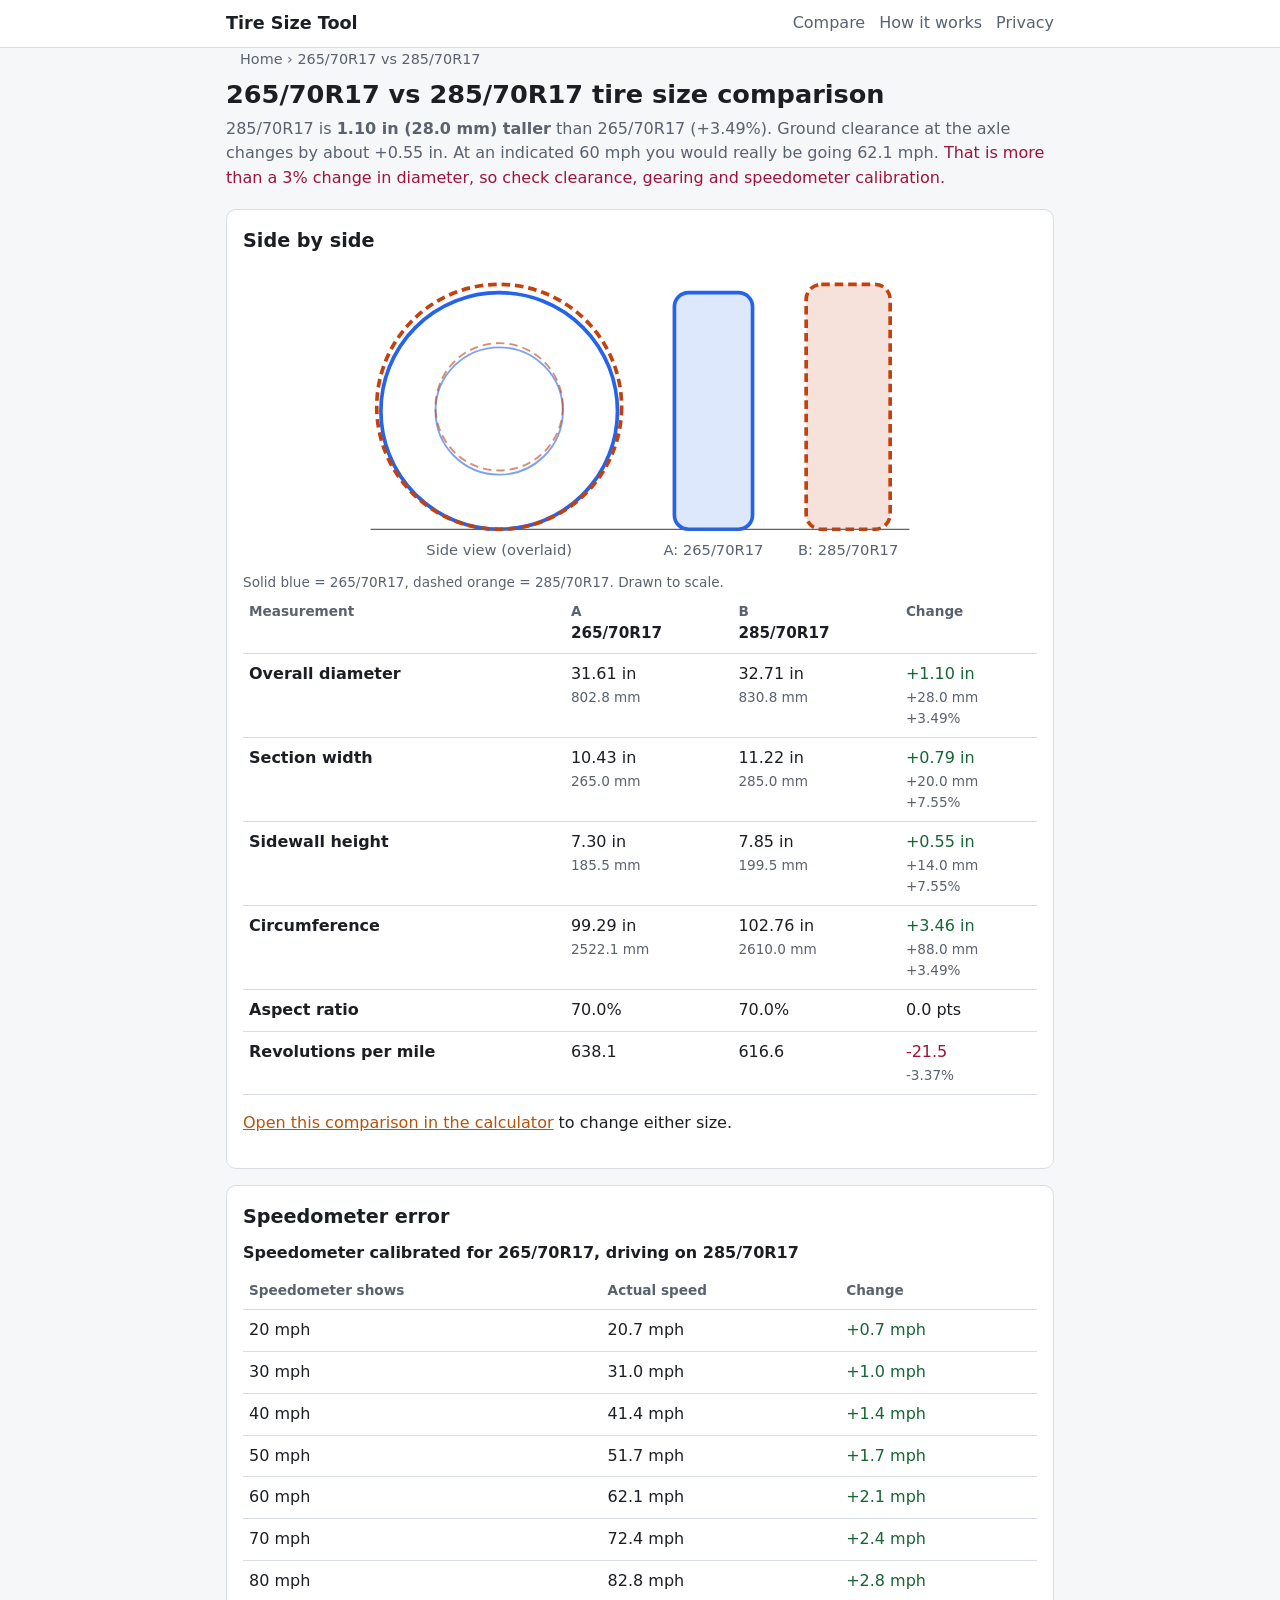
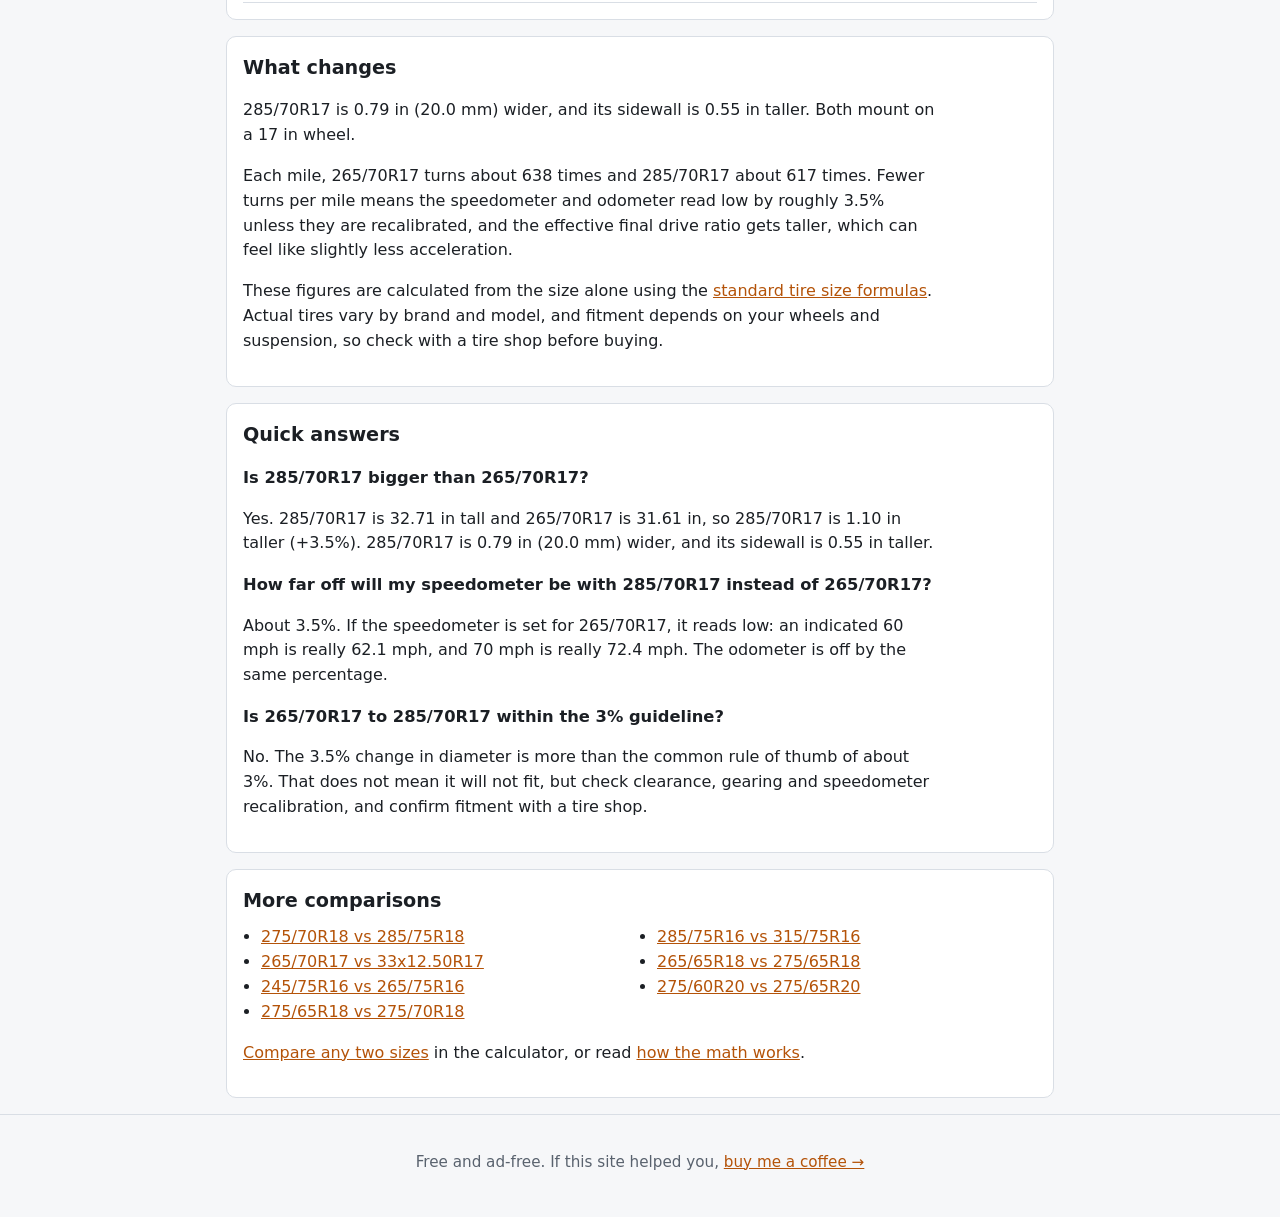
<file: compare/265-70r17-vs-285-70r17.html>
<!doctype html>
<html lang="en">
<head>
<meta charset="utf-8">
<meta name="viewport" content="width=device-width, initial-scale=1">
<meta name="google-site-verification" content="DBsd4dRo6CszvxQNH2xXlYTnwq2I4v30uIsV_nwwEc8">
<title>265/70R17 vs 285/70R17 Tire Size Comparison</title>
<meta name="description" content="285/70R17 is 1.10 in taller than 265/70R17 (+3.5%); 60 mph indicated is 62.1 mph. Diameter, width, sidewall and revs per mile side by side.">
<link rel="canonical" href="https://tiresizing.pages.dev/compare/265-70r17-vs-285-70r17">
<meta property="og:title" content="265/70R17 vs 285/70R17 Tire Size Comparison">
<meta property="og:description" content="285/70R17 is 1.10 in taller than 265/70R17 (+3.5%); 60 mph indicated is 62.1 mph. Diameter, width, sidewall and revs per mile side by side.">
<meta property="og:type" content="website">
<meta property="og:site_name" content="Tire Size Tool">
<meta property="og:locale" content="en_US">
<meta property="og:url" content="https://tiresizing.pages.dev/compare/265-70r17-vs-285-70r17">
<meta property="og:image" content="https://tiresizing.pages.dev/og.png">
<meta property="og:image:width" content="1200">
<meta property="og:image:height" content="630">
<meta property="og:image:alt" content="Tire Size Calculator: compare two sizes, diameter, revs per mile and speedometer error">
<meta name="twitter:card" content="summary_large_image">
<meta name="twitter:title" content="265/70R17 vs 285/70R17 Tire Size Comparison">
<meta name="twitter:description" content="285/70R17 is 1.10 in taller than 265/70R17 (+3.5%); 60 mph indicated is 62.1 mph. Diameter, width, sidewall and revs per mile side by side.">
<meta name="twitter:image" content="https://tiresizing.pages.dev/og.png">
<meta name="theme-color" content="#b45309">
<link rel="icon" href="/favicon.svg" type="image/svg+xml">
<link rel="stylesheet" href="/css/style.css">
<script type="application/ld+json">{"@context":"https://schema.org","@type":"BreadcrumbList","itemListElement":[{"@type":"ListItem","position":1,"name":"Home","item":"https://tiresizing.pages.dev/"},{"@type":"ListItem","position":2,"name":"265/70R17 vs 285/70R17","item":"https://tiresizing.pages.dev/compare/265-70r17-vs-285-70r17"}]}</script>
<script type="application/ld+json">{"@context":"https://schema.org","@type":"FAQPage","mainEntity":[{"@type":"Question","name":"Is 285/70R17 bigger than 265/70R17?","acceptedAnswer":{"@type":"Answer","text":"Yes. 285/70R17 is 32.71 in tall and 265/70R17 is 31.61 in, so 285/70R17 is 1.10 in taller (+3.5%). 285/70R17 is 0.79 in (20.0 mm) wider, and its sidewall is 0.55 in taller."}},{"@type":"Question","name":"How far off will my speedometer be with 285/70R17 instead of 265/70R17?","acceptedAnswer":{"@type":"Answer","text":"About 3.5%. If the speedometer is set for 265/70R17, it reads low: an indicated 60 mph is really 62.1 mph, and 70 mph is really 72.4 mph. The odometer is off by the same percentage."}},{"@type":"Question","name":"Is 265/70R17 to 285/70R17 within the 3% guideline?","acceptedAnswer":{"@type":"Answer","text":"No. The 3.5% change in diameter is more than the common rule of thumb of about 3%. That does not mean it will not fit, but check clearance, gearing and speedometer recalibration, and confirm fitment with a tire shop."}}]}</script>
</head>
<body>
<a class="skip" href="#main">Skip to content</a>
<header class="site"><div class="wrap"><a class="brand" href="/">Tire Size Tool</a><nav aria-label="Main"><a href="/">Compare</a><a href="/how-it-works">How it works</a><a href="/privacy">Privacy</a></nav></div></header>
<main id="main" class="wrap">
<nav class="crumbs" aria-label="Breadcrumb"><a href="/">Home</a> › <span aria-current="page">265/70R17 vs 285/70R17</span></nav><h1>265/70R17 vs 285/70R17 tire size comparison</h1>
<p class="lead">285/70R17 is <strong>1.10 in (28.0 mm) taller</strong> than 265/70R17 (+3.49%). Ground clearance at the axle changes by about +0.55 in. At an indicated 60 mph you would really be going 62.1 mph. <span class="warn">That is more than a 3% change in diameter, so check clearance, gearing and speedometer calibration.</span></p>
<section class="card"><h2>Side by side</h2>
<svg class="profile" viewBox="0 0 460 245" role="img" aria-labelledby="svg-title svg-desc" xmlns="http://www.w3.org/2000/svg"><title id="svg-title">Tire size comparison drawing, to scale</title><desc id="svg-desc">Tire A 265/70R17: 31.61 in tall, 10.43 in wide; Tire B 285/70R17: 32.71 in tall, 11.22 in wide</desc><circle class="tire-a side" cx="115" cy="118.4" r="96.6"/><circle class="tire-a rim" cx="115" cy="118.4" r="52.0"/><rect class="tire-a tread" x="258.1" y="21.7" width="63.8" height="193.3" rx="11.5"/><text x="290" y="236" text-anchor="middle">A: 265/70R17</text><circle class="tire-b side" cx="115" cy="115.0" r="100.0"/><circle class="tire-b rim" cx="115" cy="115.0" r="52.0"/><rect class="tire-b tread" x="365.7" y="15.0" width="68.6" height="200.0" rx="12.3"/><text x="400" y="236" text-anchor="middle">B: 285/70R17</text><line class="ground" x1="10" y1="215" x2="450" y2="215"/><text x="115" y="236" text-anchor="middle">Side view (overlaid)</text></svg>
<p class="legend">Solid blue = 265/70R17, dashed orange = 285/70R17. Drawn to scale.</p>
<div class="table-scroll"><table class="results"><caption class="sr-only">Tire dimensions and differences</caption><thead><tr><th scope="col">Measurement</th><th scope="col">A<span class="lbl">265/70R17</span></th><th scope="col">B<span class="lbl">285/70R17</span></th><th scope="col">Change</th></tr></thead><tbody><tr><th scope="row">Overall diameter</th><td><span class="v-in">31.61 in</span><span class="v-mm">802.8 mm</span></td><td><span class="v-in">32.71 in</span><span class="v-mm">830.8 mm</span></td><td class="up"><span class="v-in">+1.10 in</span><span class="v-mm">+28.0 mm</span><span class="v-pct">+3.49%</span></td></tr><tr><th scope="row">Section width</th><td><span class="v-in">10.43 in</span><span class="v-mm">265.0 mm</span></td><td><span class="v-in">11.22 in</span><span class="v-mm">285.0 mm</span></td><td class="up"><span class="v-in">+0.79 in</span><span class="v-mm">+20.0 mm</span><span class="v-pct">+7.55%</span></td></tr><tr><th scope="row">Sidewall height</th><td><span class="v-in">7.30 in</span><span class="v-mm">185.5 mm</span></td><td><span class="v-in">7.85 in</span><span class="v-mm">199.5 mm</span></td><td class="up"><span class="v-in">+0.55 in</span><span class="v-mm">+14.0 mm</span><span class="v-pct">+7.55%</span></td></tr><tr><th scope="row">Circumference</th><td><span class="v-in">99.29 in</span><span class="v-mm">2522.1 mm</span></td><td><span class="v-in">102.76 in</span><span class="v-mm">2610.0 mm</span></td><td class="up"><span class="v-in">+3.46 in</span><span class="v-mm">+88.0 mm</span><span class="v-pct">+3.49%</span></td></tr><tr><th scope="row">Aspect ratio</th><td>70.0%</td><td>70.0%</td><td>0.0 pts</td></tr><tr><th scope="row">Revolutions per mile</th><td>638.1</td><td>616.6</td><td class="down">-21.5<span class="v-pct">-3.37%</span></td></tr></tbody></table></div>
<p><a href="/?a=265%2F70R17&amp;b=285%2F70R17">Open this comparison in the calculator</a> to change either size.</p>
</section>
<section class="card"><h2>Speedometer error</h2><div class="table-scroll"><table class="speedo"><caption>Speedometer calibrated for 265/70R17, driving on 285/70R17</caption><thead><tr><th scope="col">Speedometer shows</th><th scope="col">Actual speed</th><th scope="col">Change</th></tr></thead><tbody><tr><td>20 mph</td><td>20.7 mph</td><td class="up">+0.7 mph</td></tr><tr><td>30 mph</td><td>31.0 mph</td><td class="up">+1.0 mph</td></tr><tr><td>40 mph</td><td>41.4 mph</td><td class="up">+1.4 mph</td></tr><tr><td>50 mph</td><td>51.7 mph</td><td class="up">+1.7 mph</td></tr><tr><td>60 mph</td><td>62.1 mph</td><td class="up">+2.1 mph</td></tr><tr><td>70 mph</td><td>72.4 mph</td><td class="up">+2.4 mph</td></tr><tr><td>80 mph</td><td>82.8 mph</td><td class="up">+2.8 mph</td></tr></tbody></table></div></section>
<section class="card prose"><h2>What changes</h2>
<p>285/70R17 is 0.79 in (20.0 mm) wider, and its sidewall is 0.55 in taller. Both mount on a 17 in wheel.</p>
<p>Each mile, 265/70R17 turns about 638 times and 285/70R17 about 617 times. Fewer turns per mile means the speedometer and odometer read low by roughly 3.5% unless they are recalibrated, and the effective final drive ratio gets taller, which can feel like slightly less acceleration.</p>
<p>These figures are calculated from the size alone using the <a href="/how-it-works">standard tire size formulas</a>. Actual tires vary by brand and model, and fitment depends on your wheels and suspension, so check with a tire shop before buying.</p>
</section>
<section class="card prose"><h2>Quick answers</h2>
<h3>Is 285/70R17 bigger than 265/70R17?</h3>
<p>Yes. 285/70R17 is 32.71 in tall and 265/70R17 is 31.61 in, so 285/70R17 is 1.10 in taller (+3.5%). 285/70R17 is 0.79 in (20.0 mm) wider, and its sidewall is 0.55 in taller.</p>
<h3>How far off will my speedometer be with 285/70R17 instead of 265/70R17?</h3>
<p>About 3.5%. If the speedometer is set for 265/70R17, it reads low: an indicated 60 mph is really 62.1 mph, and 70 mph is really 72.4 mph. The odometer is off by the same percentage.</p>
<h3>Is 265/70R17 to 285/70R17 within the 3% guideline?</h3>
<p>No. The 3.5% change in diameter is more than the common rule of thumb of about 3%. That does not mean it will not fit, but check clearance, gearing and speedometer recalibration, and confirm fitment with a tire shop.</p>
</section>
<section class="card"><h2>More comparisons</h2><ul class="pairs"><li><a href="/compare/275-70r18-vs-285-75r18">275/70R18 vs 285/75R18</a></li><li><a href="/compare/265-70r17-vs-33x12-50r17">265/70R17 vs 33x12.50R17</a></li><li><a href="/compare/245-75r16-vs-265-75r16">245/75R16 vs 265/75R16</a></li><li><a href="/compare/275-65r18-vs-275-70r18">275/65R18 vs 275/70R18</a></li><li><a href="/compare/285-75r16-vs-315-75r16">285/75R16 vs 315/75R16</a></li><li><a href="/compare/265-65r18-vs-275-65r18">265/65R18 vs 275/65R18</a></li><li><a href="/compare/275-60r20-vs-275-65r20">275/60R20 vs 275/65R20</a></li></ul><p><a href="/">Compare any two sizes</a> in the calculator, or read <a href="/how-it-works">how the math works</a>.</p></section>
</main>
<footer class="site"><div class="wrap"><p>Free and ad-free. If this site helped you, <a href="https://ko-fi.com/marcustravis" rel="noopener">buy me a coffee →</a></p></div></footer>
<script defer src="https://static.cloudflareinsights.com/beacon.min.js" data-cf-beacon='{"token": "408fbf7058f24f338591a29dc4918935"}'></script>
</body>
</html>
</file>
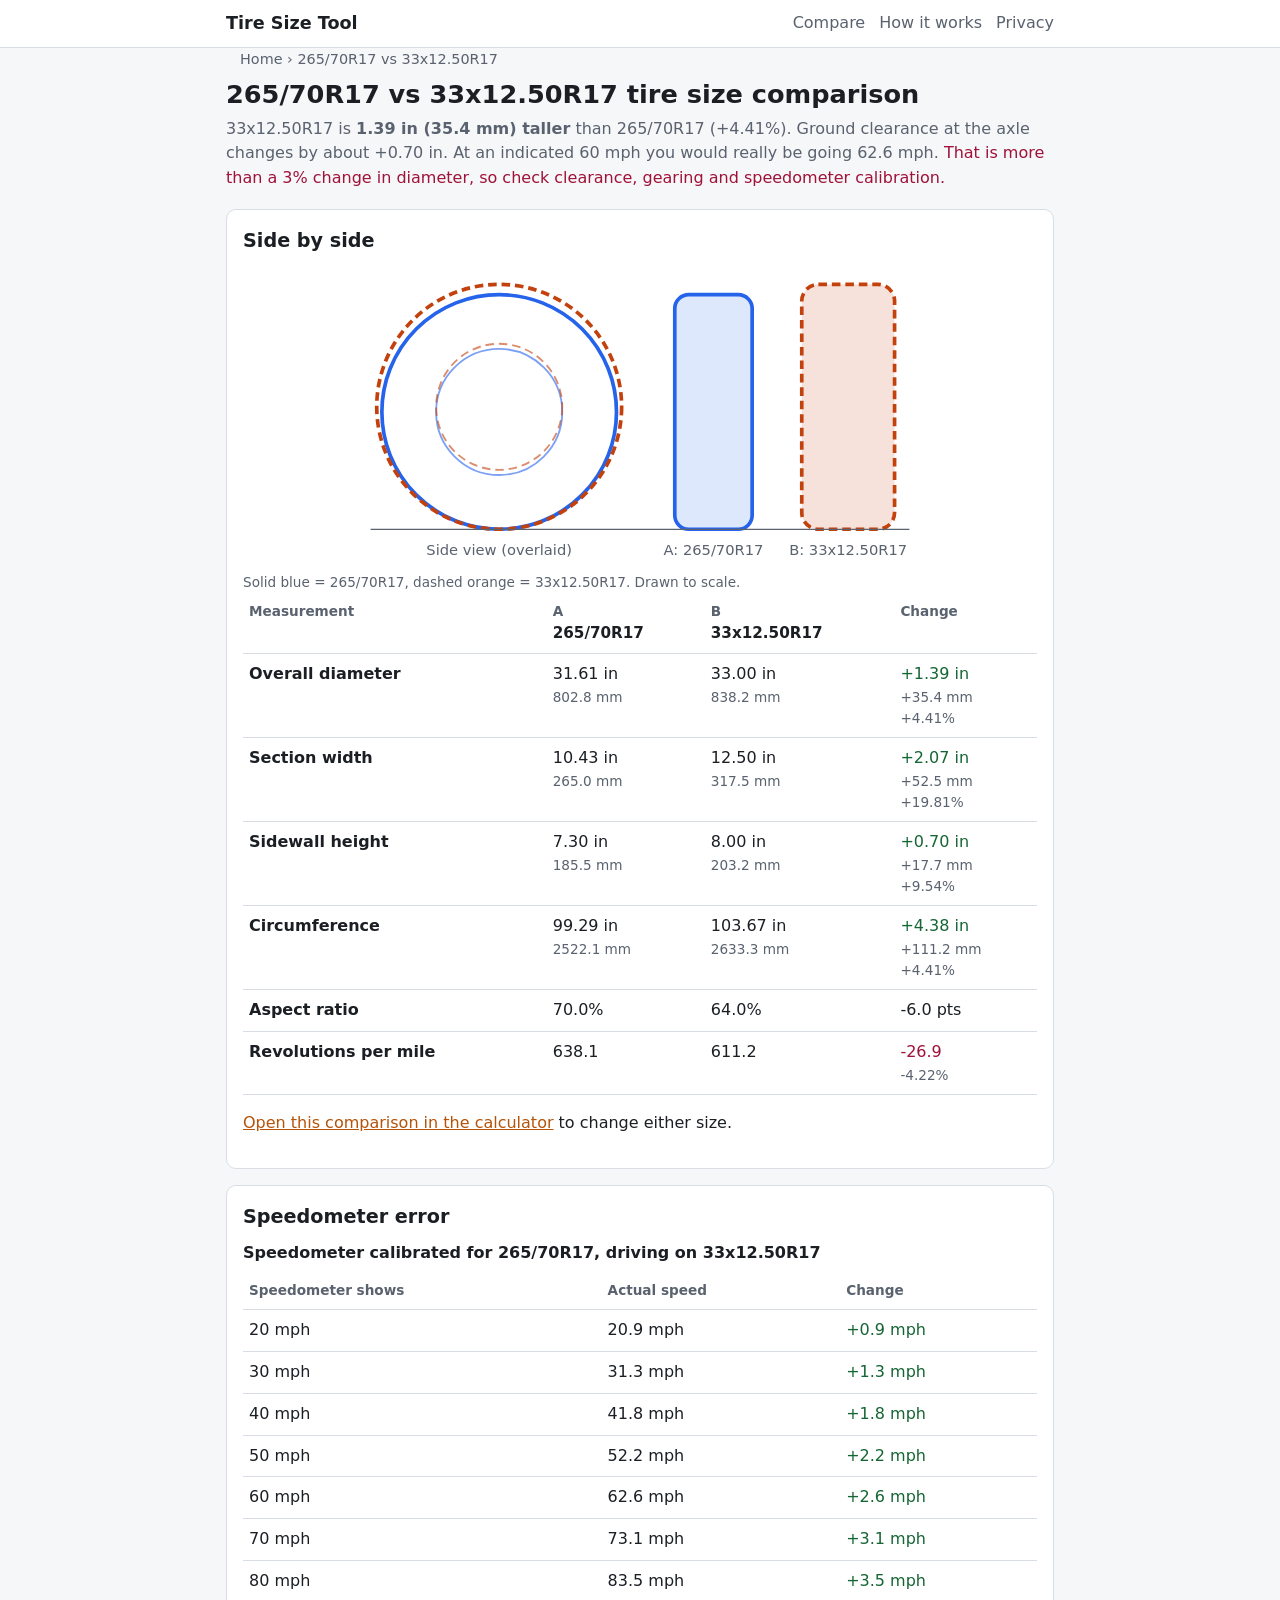
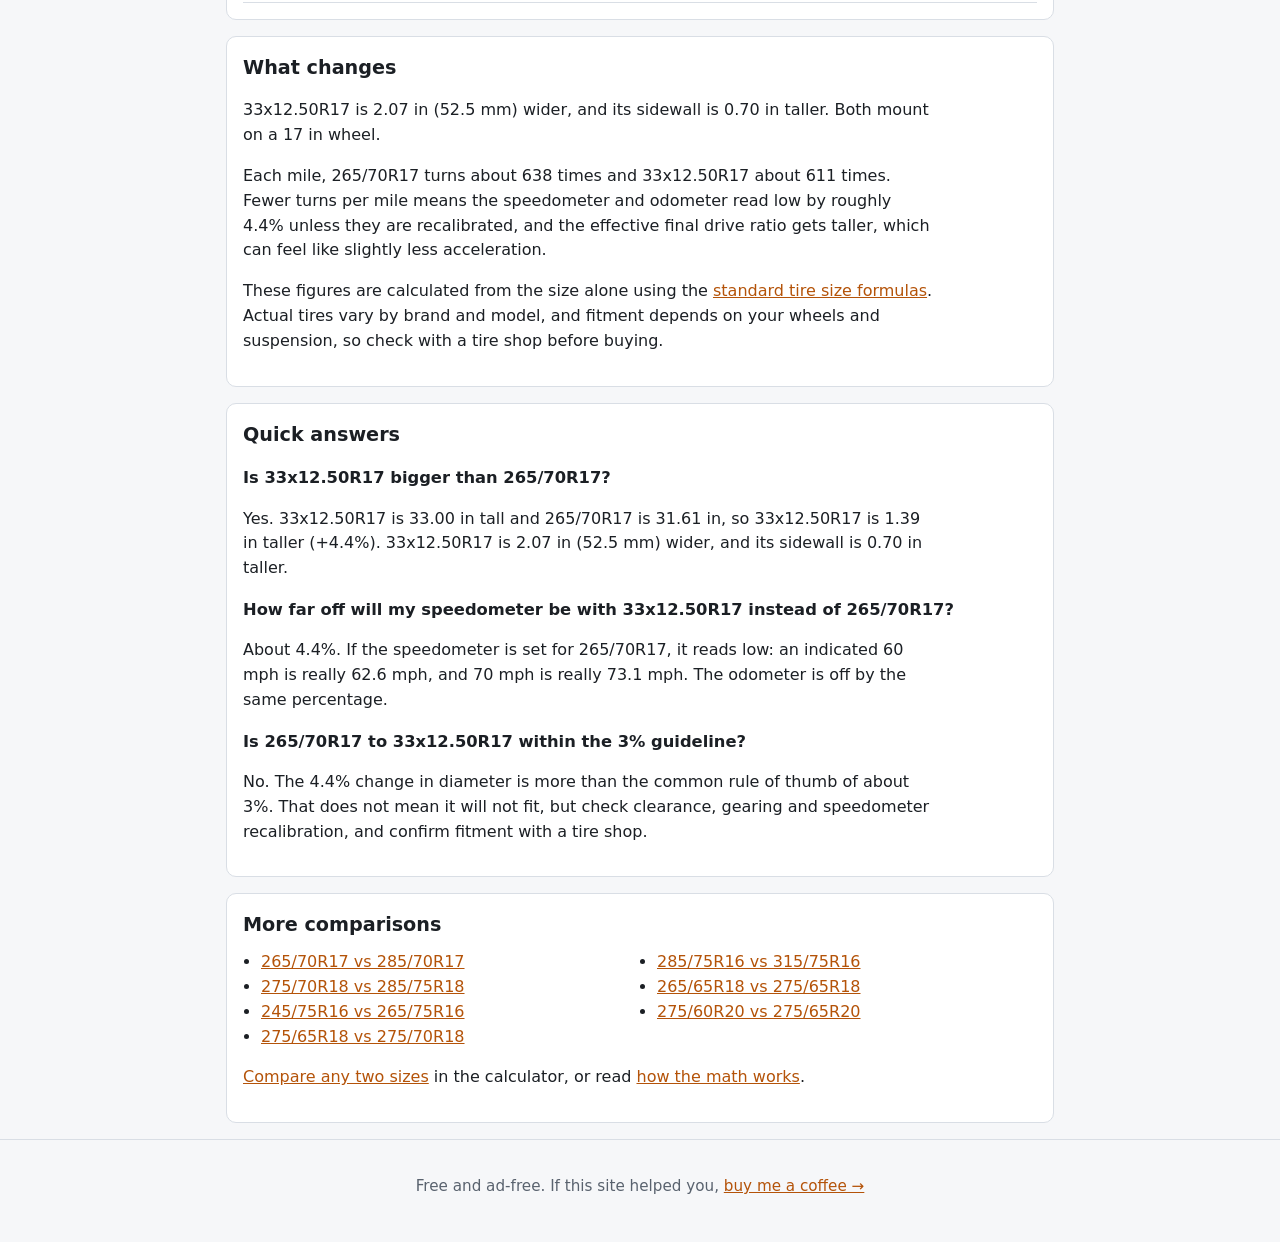
<file: compare/265-70r17-vs-33x12-50r17.html>
<!doctype html>
<html lang="en">
<head>
<meta charset="utf-8">
<meta name="viewport" content="width=device-width, initial-scale=1">
<meta name="google-site-verification" content="DBsd4dRo6CszvxQNH2xXlYTnwq2I4v30uIsV_nwwEc8">
<title>265/70R17 vs 33x12.50R17 Tire Size Comparison</title>
<meta name="description" content="33x12.50R17 is 1.39 in taller than 265/70R17 (+4.4%); 60 mph indicated is 62.6 mph. Diameter, width, sidewall and revs per mile side by side.">
<link rel="canonical" href="https://tiresizing.pages.dev/compare/265-70r17-vs-33x12-50r17">
<meta property="og:title" content="265/70R17 vs 33x12.50R17 Tire Size Comparison">
<meta property="og:description" content="33x12.50R17 is 1.39 in taller than 265/70R17 (+4.4%); 60 mph indicated is 62.6 mph. Diameter, width, sidewall and revs per mile side by side.">
<meta property="og:type" content="website">
<meta property="og:site_name" content="Tire Size Tool">
<meta property="og:locale" content="en_US">
<meta property="og:url" content="https://tiresizing.pages.dev/compare/265-70r17-vs-33x12-50r17">
<meta property="og:image" content="https://tiresizing.pages.dev/og.png">
<meta property="og:image:width" content="1200">
<meta property="og:image:height" content="630">
<meta property="og:image:alt" content="Tire Size Calculator: compare two sizes, diameter, revs per mile and speedometer error">
<meta name="twitter:card" content="summary_large_image">
<meta name="twitter:title" content="265/70R17 vs 33x12.50R17 Tire Size Comparison">
<meta name="twitter:description" content="33x12.50R17 is 1.39 in taller than 265/70R17 (+4.4%); 60 mph indicated is 62.6 mph. Diameter, width, sidewall and revs per mile side by side.">
<meta name="twitter:image" content="https://tiresizing.pages.dev/og.png">
<meta name="theme-color" content="#b45309">
<link rel="icon" href="/favicon.svg" type="image/svg+xml">
<link rel="stylesheet" href="/css/style.css">
<script type="application/ld+json">{"@context":"https://schema.org","@type":"BreadcrumbList","itemListElement":[{"@type":"ListItem","position":1,"name":"Home","item":"https://tiresizing.pages.dev/"},{"@type":"ListItem","position":2,"name":"265/70R17 vs 33x12.50R17","item":"https://tiresizing.pages.dev/compare/265-70r17-vs-33x12-50r17"}]}</script>
<script type="application/ld+json">{"@context":"https://schema.org","@type":"FAQPage","mainEntity":[{"@type":"Question","name":"Is 33x12.50R17 bigger than 265/70R17?","acceptedAnswer":{"@type":"Answer","text":"Yes. 33x12.50R17 is 33.00 in tall and 265/70R17 is 31.61 in, so 33x12.50R17 is 1.39 in taller (+4.4%). 33x12.50R17 is 2.07 in (52.5 mm) wider, and its sidewall is 0.70 in taller."}},{"@type":"Question","name":"How far off will my speedometer be with 33x12.50R17 instead of 265/70R17?","acceptedAnswer":{"@type":"Answer","text":"About 4.4%. If the speedometer is set for 265/70R17, it reads low: an indicated 60 mph is really 62.6 mph, and 70 mph is really 73.1 mph. The odometer is off by the same percentage."}},{"@type":"Question","name":"Is 265/70R17 to 33x12.50R17 within the 3% guideline?","acceptedAnswer":{"@type":"Answer","text":"No. The 4.4% change in diameter is more than the common rule of thumb of about 3%. That does not mean it will not fit, but check clearance, gearing and speedometer recalibration, and confirm fitment with a tire shop."}}]}</script>
</head>
<body>
<a class="skip" href="#main">Skip to content</a>
<header class="site"><div class="wrap"><a class="brand" href="/">Tire Size Tool</a><nav aria-label="Main"><a href="/">Compare</a><a href="/how-it-works">How it works</a><a href="/privacy">Privacy</a></nav></div></header>
<main id="main" class="wrap">
<nav class="crumbs" aria-label="Breadcrumb"><a href="/">Home</a> › <span aria-current="page">265/70R17 vs 33x12.50R17</span></nav><h1>265/70R17 vs 33x12.50R17 tire size comparison</h1>
<p class="lead">33x12.50R17 is <strong>1.39 in (35.4 mm) taller</strong> than 265/70R17 (+4.41%). Ground clearance at the axle changes by about +0.70 in. At an indicated 60 mph you would really be going 62.6 mph. <span class="warn">That is more than a 3% change in diameter, so check clearance, gearing and speedometer calibration.</span></p>
<section class="card"><h2>Side by side</h2>
<svg class="profile" viewBox="0 0 460 245" role="img" aria-labelledby="svg-title svg-desc" xmlns="http://www.w3.org/2000/svg"><title id="svg-title">Tire size comparison drawing, to scale</title><desc id="svg-desc">Tire A 265/70R17: 31.61 in tall, 10.43 in wide; Tire B 33x12.50R17: 33 in tall, 12.5 in wide</desc><circle class="tire-a side" cx="115" cy="119.2" r="95.8"/><circle class="tire-a rim" cx="115" cy="119.2" r="51.5"/><rect class="tire-a tread" x="258.4" y="23.4" width="63.2" height="191.6" rx="11.4"/><text x="290" y="236" text-anchor="middle">A: 265/70R17</text><circle class="tire-b side" cx="115" cy="115.0" r="100.0"/><circle class="tire-b rim" cx="115" cy="115.0" r="51.5"/><rect class="tire-b tread" x="362.1" y="15.0" width="75.8" height="200.0" rx="13.6"/><text x="400" y="236" text-anchor="middle">B: 33x12.50R17</text><line class="ground" x1="10" y1="215" x2="450" y2="215"/><text x="115" y="236" text-anchor="middle">Side view (overlaid)</text></svg>
<p class="legend">Solid blue = 265/70R17, dashed orange = 33x12.50R17. Drawn to scale.</p>
<div class="table-scroll"><table class="results"><caption class="sr-only">Tire dimensions and differences</caption><thead><tr><th scope="col">Measurement</th><th scope="col">A<span class="lbl">265/70R17</span></th><th scope="col">B<span class="lbl">33x12.50R17</span></th><th scope="col">Change</th></tr></thead><tbody><tr><th scope="row">Overall diameter</th><td><span class="v-in">31.61 in</span><span class="v-mm">802.8 mm</span></td><td><span class="v-in">33.00 in</span><span class="v-mm">838.2 mm</span></td><td class="up"><span class="v-in">+1.39 in</span><span class="v-mm">+35.4 mm</span><span class="v-pct">+4.41%</span></td></tr><tr><th scope="row">Section width</th><td><span class="v-in">10.43 in</span><span class="v-mm">265.0 mm</span></td><td><span class="v-in">12.50 in</span><span class="v-mm">317.5 mm</span></td><td class="up"><span class="v-in">+2.07 in</span><span class="v-mm">+52.5 mm</span><span class="v-pct">+19.81%</span></td></tr><tr><th scope="row">Sidewall height</th><td><span class="v-in">7.30 in</span><span class="v-mm">185.5 mm</span></td><td><span class="v-in">8.00 in</span><span class="v-mm">203.2 mm</span></td><td class="up"><span class="v-in">+0.70 in</span><span class="v-mm">+17.7 mm</span><span class="v-pct">+9.54%</span></td></tr><tr><th scope="row">Circumference</th><td><span class="v-in">99.29 in</span><span class="v-mm">2522.1 mm</span></td><td><span class="v-in">103.67 in</span><span class="v-mm">2633.3 mm</span></td><td class="up"><span class="v-in">+4.38 in</span><span class="v-mm">+111.2 mm</span><span class="v-pct">+4.41%</span></td></tr><tr><th scope="row">Aspect ratio</th><td>70.0%</td><td>64.0%</td><td>-6.0 pts</td></tr><tr><th scope="row">Revolutions per mile</th><td>638.1</td><td>611.2</td><td class="down">-26.9<span class="v-pct">-4.22%</span></td></tr></tbody></table></div>
<p><a href="/?a=265%2F70R17&amp;b=33x12.50R17">Open this comparison in the calculator</a> to change either size.</p>
</section>
<section class="card"><h2>Speedometer error</h2><div class="table-scroll"><table class="speedo"><caption>Speedometer calibrated for 265/70R17, driving on 33x12.50R17</caption><thead><tr><th scope="col">Speedometer shows</th><th scope="col">Actual speed</th><th scope="col">Change</th></tr></thead><tbody><tr><td>20 mph</td><td>20.9 mph</td><td class="up">+0.9 mph</td></tr><tr><td>30 mph</td><td>31.3 mph</td><td class="up">+1.3 mph</td></tr><tr><td>40 mph</td><td>41.8 mph</td><td class="up">+1.8 mph</td></tr><tr><td>50 mph</td><td>52.2 mph</td><td class="up">+2.2 mph</td></tr><tr><td>60 mph</td><td>62.6 mph</td><td class="up">+2.6 mph</td></tr><tr><td>70 mph</td><td>73.1 mph</td><td class="up">+3.1 mph</td></tr><tr><td>80 mph</td><td>83.5 mph</td><td class="up">+3.5 mph</td></tr></tbody></table></div></section>
<section class="card prose"><h2>What changes</h2>
<p>33x12.50R17 is 2.07 in (52.5 mm) wider, and its sidewall is 0.70 in taller. Both mount on a 17 in wheel.</p>
<p>Each mile, 265/70R17 turns about 638 times and 33x12.50R17 about 611 times. Fewer turns per mile means the speedometer and odometer read low by roughly 4.4% unless they are recalibrated, and the effective final drive ratio gets taller, which can feel like slightly less acceleration.</p>
<p>These figures are calculated from the size alone using the <a href="/how-it-works">standard tire size formulas</a>. Actual tires vary by brand and model, and fitment depends on your wheels and suspension, so check with a tire shop before buying.</p>
</section>
<section class="card prose"><h2>Quick answers</h2>
<h3>Is 33x12.50R17 bigger than 265/70R17?</h3>
<p>Yes. 33x12.50R17 is 33.00 in tall and 265/70R17 is 31.61 in, so 33x12.50R17 is 1.39 in taller (+4.4%). 33x12.50R17 is 2.07 in (52.5 mm) wider, and its sidewall is 0.70 in taller.</p>
<h3>How far off will my speedometer be with 33x12.50R17 instead of 265/70R17?</h3>
<p>About 4.4%. If the speedometer is set for 265/70R17, it reads low: an indicated 60 mph is really 62.6 mph, and 70 mph is really 73.1 mph. The odometer is off by the same percentage.</p>
<h3>Is 265/70R17 to 33x12.50R17 within the 3% guideline?</h3>
<p>No. The 4.4% change in diameter is more than the common rule of thumb of about 3%. That does not mean it will not fit, but check clearance, gearing and speedometer recalibration, and confirm fitment with a tire shop.</p>
</section>
<section class="card"><h2>More comparisons</h2><ul class="pairs"><li><a href="/compare/265-70r17-vs-285-70r17">265/70R17 vs 285/70R17</a></li><li><a href="/compare/275-70r18-vs-285-75r18">275/70R18 vs 285/75R18</a></li><li><a href="/compare/245-75r16-vs-265-75r16">245/75R16 vs 265/75R16</a></li><li><a href="/compare/275-65r18-vs-275-70r18">275/65R18 vs 275/70R18</a></li><li><a href="/compare/285-75r16-vs-315-75r16">285/75R16 vs 315/75R16</a></li><li><a href="/compare/265-65r18-vs-275-65r18">265/65R18 vs 275/65R18</a></li><li><a href="/compare/275-60r20-vs-275-65r20">275/60R20 vs 275/65R20</a></li></ul><p><a href="/">Compare any two sizes</a> in the calculator, or read <a href="/how-it-works">how the math works</a>.</p></section>
</main>
<footer class="site"><div class="wrap"><p>Free and ad-free. If this site helped you, <a href="https://ko-fi.com/marcustravis" rel="noopener">buy me a coffee →</a></p></div></footer>
<script defer src="https://static.cloudflareinsights.com/beacon.min.js" data-cf-beacon='{"token": "408fbf7058f24f338591a29dc4918935"}'></script>
</body>
</html>
</file>
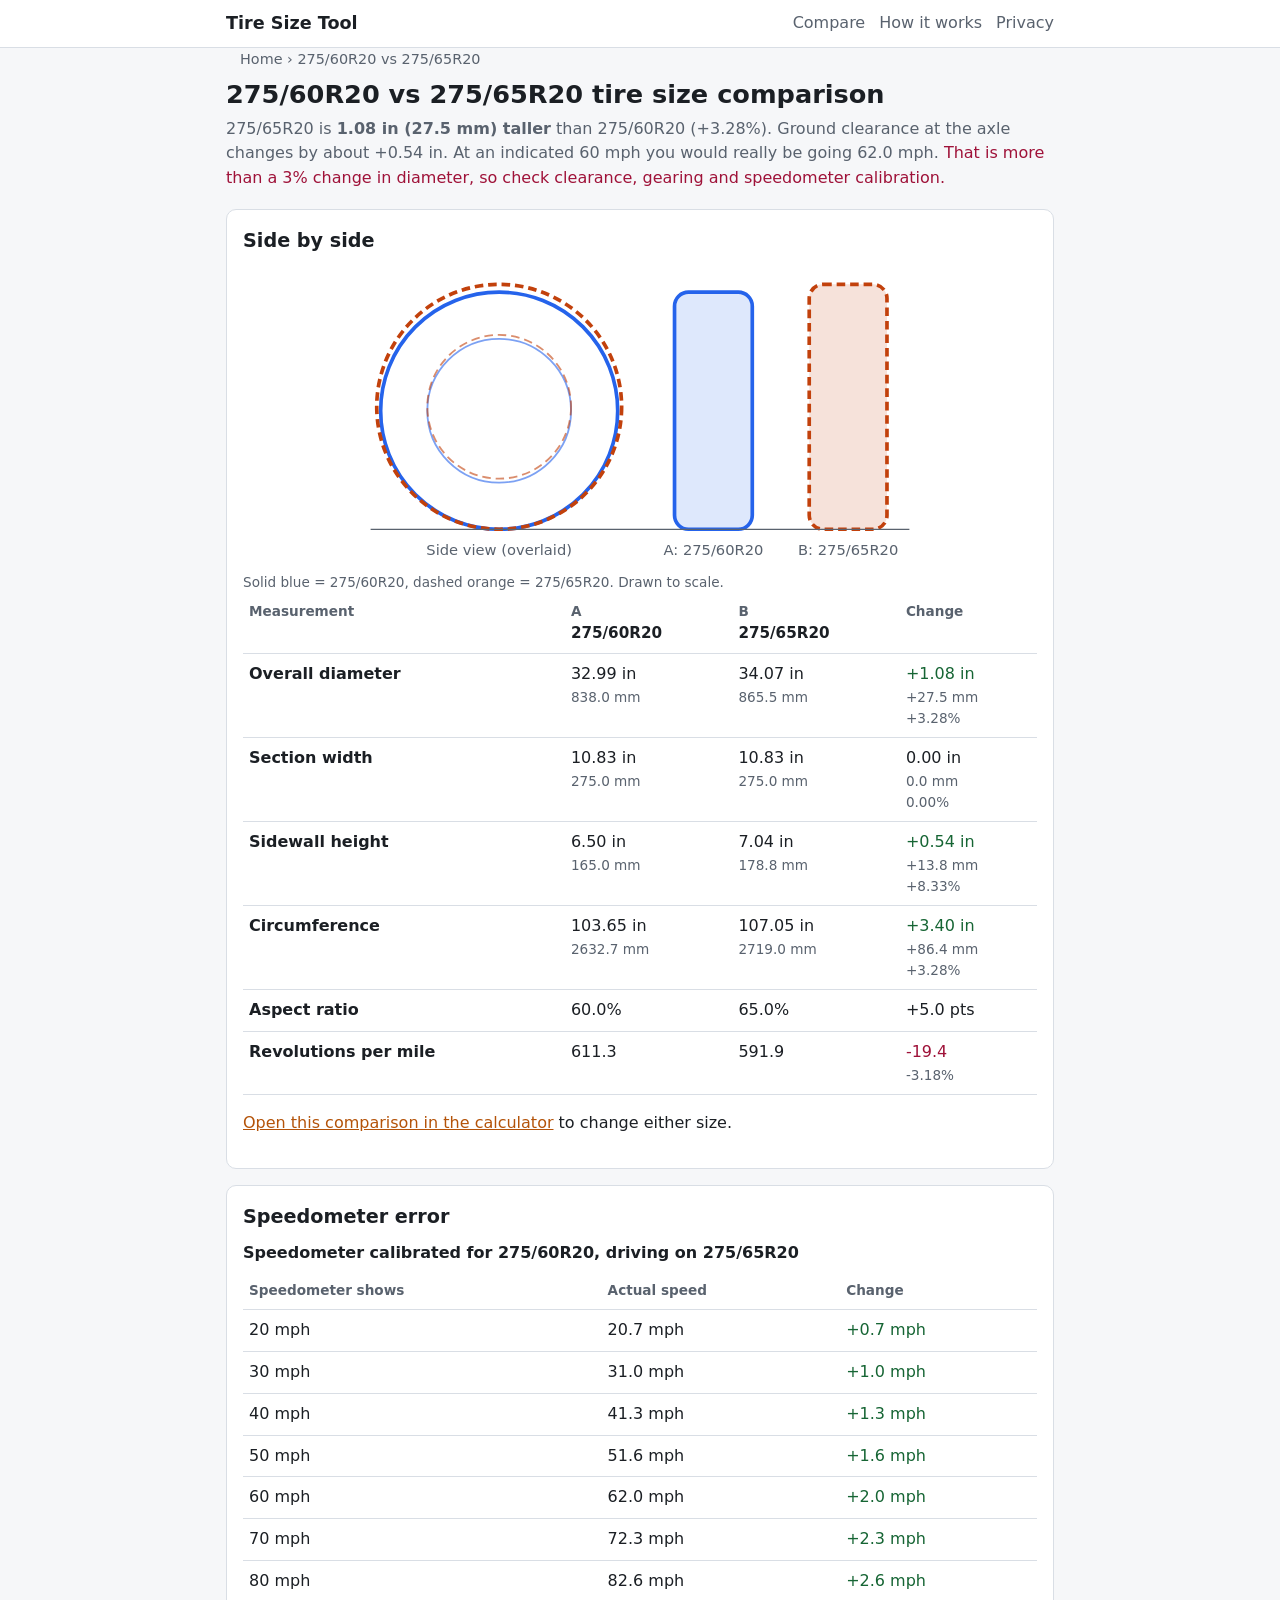
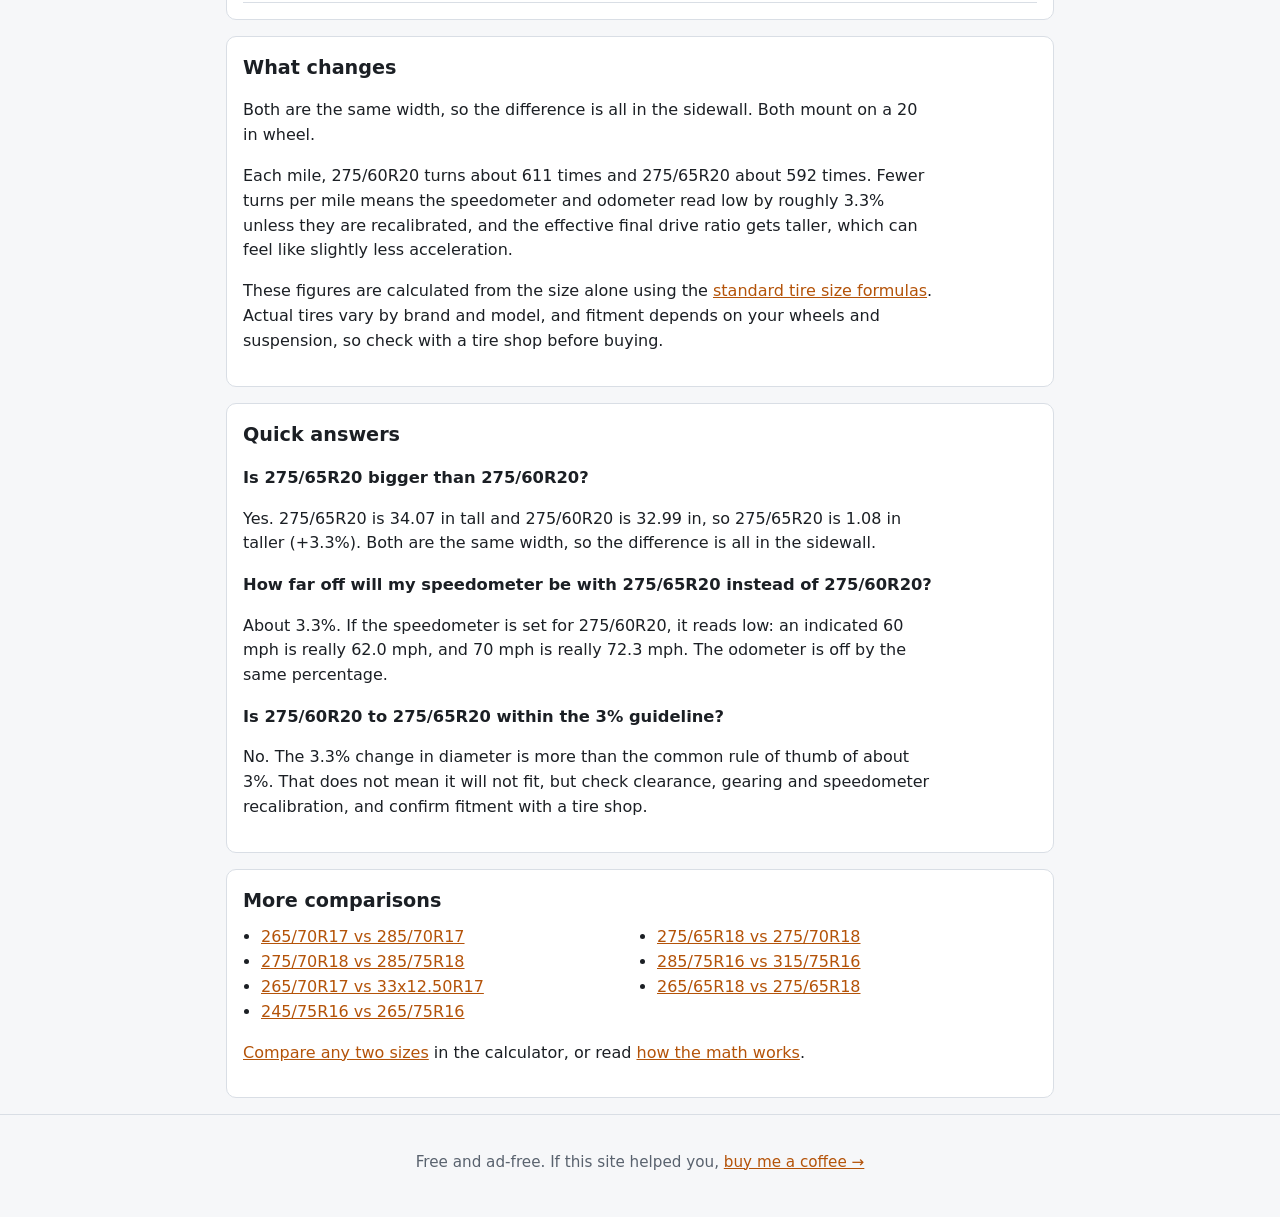
<file: compare/275-60r20-vs-275-65r20.html>
<!doctype html>
<html lang="en">
<head>
<meta charset="utf-8">
<meta name="viewport" content="width=device-width, initial-scale=1">
<meta name="google-site-verification" content="DBsd4dRo6CszvxQNH2xXlYTnwq2I4v30uIsV_nwwEc8">
<title>275/60R20 vs 275/65R20 Tire Size Comparison</title>
<meta name="description" content="275/65R20 is 1.08 in taller than 275/60R20 (+3.3%); 60 mph indicated is 62.0 mph. Diameter, width, sidewall and revs per mile side by side.">
<link rel="canonical" href="https://tiresizing.pages.dev/compare/275-60r20-vs-275-65r20">
<meta property="og:title" content="275/60R20 vs 275/65R20 Tire Size Comparison">
<meta property="og:description" content="275/65R20 is 1.08 in taller than 275/60R20 (+3.3%); 60 mph indicated is 62.0 mph. Diameter, width, sidewall and revs per mile side by side.">
<meta property="og:type" content="website">
<meta property="og:site_name" content="Tire Size Tool">
<meta property="og:locale" content="en_US">
<meta property="og:url" content="https://tiresizing.pages.dev/compare/275-60r20-vs-275-65r20">
<meta property="og:image" content="https://tiresizing.pages.dev/og.png">
<meta property="og:image:width" content="1200">
<meta property="og:image:height" content="630">
<meta property="og:image:alt" content="Tire Size Calculator: compare two sizes, diameter, revs per mile and speedometer error">
<meta name="twitter:card" content="summary_large_image">
<meta name="twitter:title" content="275/60R20 vs 275/65R20 Tire Size Comparison">
<meta name="twitter:description" content="275/65R20 is 1.08 in taller than 275/60R20 (+3.3%); 60 mph indicated is 62.0 mph. Diameter, width, sidewall and revs per mile side by side.">
<meta name="twitter:image" content="https://tiresizing.pages.dev/og.png">
<meta name="theme-color" content="#b45309">
<link rel="icon" href="/favicon.svg" type="image/svg+xml">
<link rel="stylesheet" href="/css/style.css">
<script type="application/ld+json">{"@context":"https://schema.org","@type":"BreadcrumbList","itemListElement":[{"@type":"ListItem","position":1,"name":"Home","item":"https://tiresizing.pages.dev/"},{"@type":"ListItem","position":2,"name":"275/60R20 vs 275/65R20","item":"https://tiresizing.pages.dev/compare/275-60r20-vs-275-65r20"}]}</script>
<script type="application/ld+json">{"@context":"https://schema.org","@type":"FAQPage","mainEntity":[{"@type":"Question","name":"Is 275/65R20 bigger than 275/60R20?","acceptedAnswer":{"@type":"Answer","text":"Yes. 275/65R20 is 34.07 in tall and 275/60R20 is 32.99 in, so 275/65R20 is 1.08 in taller (+3.3%). Both are the same width, so the difference is all in the sidewall."}},{"@type":"Question","name":"How far off will my speedometer be with 275/65R20 instead of 275/60R20?","acceptedAnswer":{"@type":"Answer","text":"About 3.3%. If the speedometer is set for 275/60R20, it reads low: an indicated 60 mph is really 62.0 mph, and 70 mph is really 72.3 mph. The odometer is off by the same percentage."}},{"@type":"Question","name":"Is 275/60R20 to 275/65R20 within the 3% guideline?","acceptedAnswer":{"@type":"Answer","text":"No. The 3.3% change in diameter is more than the common rule of thumb of about 3%. That does not mean it will not fit, but check clearance, gearing and speedometer recalibration, and confirm fitment with a tire shop."}}]}</script>
</head>
<body>
<a class="skip" href="#main">Skip to content</a>
<header class="site"><div class="wrap"><a class="brand" href="/">Tire Size Tool</a><nav aria-label="Main"><a href="/">Compare</a><a href="/how-it-works">How it works</a><a href="/privacy">Privacy</a></nav></div></header>
<main id="main" class="wrap">
<nav class="crumbs" aria-label="Breadcrumb"><a href="/">Home</a> › <span aria-current="page">275/60R20 vs 275/65R20</span></nav><h1>275/60R20 vs 275/65R20 tire size comparison</h1>
<p class="lead">275/65R20 is <strong>1.08 in (27.5 mm) taller</strong> than 275/60R20 (+3.28%). Ground clearance at the axle changes by about +0.54 in. At an indicated 60 mph you would really be going 62.0 mph. <span class="warn">That is more than a 3% change in diameter, so check clearance, gearing and speedometer calibration.</span></p>
<section class="card"><h2>Side by side</h2>
<svg class="profile" viewBox="0 0 460 245" role="img" aria-labelledby="svg-title svg-desc" xmlns="http://www.w3.org/2000/svg"><title id="svg-title">Tire size comparison drawing, to scale</title><desc id="svg-desc">Tire A 275/60R20: 32.99 in tall, 10.83 in wide; Tire B 275/65R20: 34.07 in tall, 10.83 in wide</desc><circle class="tire-a side" cx="115" cy="118.2" r="96.8"/><circle class="tire-a rim" cx="115" cy="118.2" r="58.7"/><rect class="tire-a tread" x="258.2" y="21.4" width="63.5" height="193.6" rx="11.4"/><text x="290" y="236" text-anchor="middle">A: 275/60R20</text><circle class="tire-b side" cx="115" cy="115.0" r="100.0"/><circle class="tire-b rim" cx="115" cy="115.0" r="58.7"/><rect class="tire-b tread" x="368.2" y="15.0" width="63.5" height="200.0" rx="11.4"/><text x="400" y="236" text-anchor="middle">B: 275/65R20</text><line class="ground" x1="10" y1="215" x2="450" y2="215"/><text x="115" y="236" text-anchor="middle">Side view (overlaid)</text></svg>
<p class="legend">Solid blue = 275/60R20, dashed orange = 275/65R20. Drawn to scale.</p>
<div class="table-scroll"><table class="results"><caption class="sr-only">Tire dimensions and differences</caption><thead><tr><th scope="col">Measurement</th><th scope="col">A<span class="lbl">275/60R20</span></th><th scope="col">B<span class="lbl">275/65R20</span></th><th scope="col">Change</th></tr></thead><tbody><tr><th scope="row">Overall diameter</th><td><span class="v-in">32.99 in</span><span class="v-mm">838.0 mm</span></td><td><span class="v-in">34.07 in</span><span class="v-mm">865.5 mm</span></td><td class="up"><span class="v-in">+1.08 in</span><span class="v-mm">+27.5 mm</span><span class="v-pct">+3.28%</span></td></tr><tr><th scope="row">Section width</th><td><span class="v-in">10.83 in</span><span class="v-mm">275.0 mm</span></td><td><span class="v-in">10.83 in</span><span class="v-mm">275.0 mm</span></td><td class="same"><span class="v-in">0.00 in</span><span class="v-mm">0.0 mm</span><span class="v-pct">0.00%</span></td></tr><tr><th scope="row">Sidewall height</th><td><span class="v-in">6.50 in</span><span class="v-mm">165.0 mm</span></td><td><span class="v-in">7.04 in</span><span class="v-mm">178.8 mm</span></td><td class="up"><span class="v-in">+0.54 in</span><span class="v-mm">+13.8 mm</span><span class="v-pct">+8.33%</span></td></tr><tr><th scope="row">Circumference</th><td><span class="v-in">103.65 in</span><span class="v-mm">2632.7 mm</span></td><td><span class="v-in">107.05 in</span><span class="v-mm">2719.0 mm</span></td><td class="up"><span class="v-in">+3.40 in</span><span class="v-mm">+86.4 mm</span><span class="v-pct">+3.28%</span></td></tr><tr><th scope="row">Aspect ratio</th><td>60.0%</td><td>65.0%</td><td>+5.0 pts</td></tr><tr><th scope="row">Revolutions per mile</th><td>611.3</td><td>591.9</td><td class="down">-19.4<span class="v-pct">-3.18%</span></td></tr></tbody></table></div>
<p><a href="/?a=275%2F60R20&amp;b=275%2F65R20">Open this comparison in the calculator</a> to change either size.</p>
</section>
<section class="card"><h2>Speedometer error</h2><div class="table-scroll"><table class="speedo"><caption>Speedometer calibrated for 275/60R20, driving on 275/65R20</caption><thead><tr><th scope="col">Speedometer shows</th><th scope="col">Actual speed</th><th scope="col">Change</th></tr></thead><tbody><tr><td>20 mph</td><td>20.7 mph</td><td class="up">+0.7 mph</td></tr><tr><td>30 mph</td><td>31.0 mph</td><td class="up">+1.0 mph</td></tr><tr><td>40 mph</td><td>41.3 mph</td><td class="up">+1.3 mph</td></tr><tr><td>50 mph</td><td>51.6 mph</td><td class="up">+1.6 mph</td></tr><tr><td>60 mph</td><td>62.0 mph</td><td class="up">+2.0 mph</td></tr><tr><td>70 mph</td><td>72.3 mph</td><td class="up">+2.3 mph</td></tr><tr><td>80 mph</td><td>82.6 mph</td><td class="up">+2.6 mph</td></tr></tbody></table></div></section>
<section class="card prose"><h2>What changes</h2>
<p>Both are the same width, so the difference is all in the sidewall. Both mount on a 20 in wheel.</p>
<p>Each mile, 275/60R20 turns about 611 times and 275/65R20 about 592 times. Fewer turns per mile means the speedometer and odometer read low by roughly 3.3% unless they are recalibrated, and the effective final drive ratio gets taller, which can feel like slightly less acceleration.</p>
<p>These figures are calculated from the size alone using the <a href="/how-it-works">standard tire size formulas</a>. Actual tires vary by brand and model, and fitment depends on your wheels and suspension, so check with a tire shop before buying.</p>
</section>
<section class="card prose"><h2>Quick answers</h2>
<h3>Is 275/65R20 bigger than 275/60R20?</h3>
<p>Yes. 275/65R20 is 34.07 in tall and 275/60R20 is 32.99 in, so 275/65R20 is 1.08 in taller (+3.3%). Both are the same width, so the difference is all in the sidewall.</p>
<h3>How far off will my speedometer be with 275/65R20 instead of 275/60R20?</h3>
<p>About 3.3%. If the speedometer is set for 275/60R20, it reads low: an indicated 60 mph is really 62.0 mph, and 70 mph is really 72.3 mph. The odometer is off by the same percentage.</p>
<h3>Is 275/60R20 to 275/65R20 within the 3% guideline?</h3>
<p>No. The 3.3% change in diameter is more than the common rule of thumb of about 3%. That does not mean it will not fit, but check clearance, gearing and speedometer recalibration, and confirm fitment with a tire shop.</p>
</section>
<section class="card"><h2>More comparisons</h2><ul class="pairs"><li><a href="/compare/265-70r17-vs-285-70r17">265/70R17 vs 285/70R17</a></li><li><a href="/compare/275-70r18-vs-285-75r18">275/70R18 vs 285/75R18</a></li><li><a href="/compare/265-70r17-vs-33x12-50r17">265/70R17 vs 33x12.50R17</a></li><li><a href="/compare/245-75r16-vs-265-75r16">245/75R16 vs 265/75R16</a></li><li><a href="/compare/275-65r18-vs-275-70r18">275/65R18 vs 275/70R18</a></li><li><a href="/compare/285-75r16-vs-315-75r16">285/75R16 vs 315/75R16</a></li><li><a href="/compare/265-65r18-vs-275-65r18">265/65R18 vs 275/65R18</a></li></ul><p><a href="/">Compare any two sizes</a> in the calculator, or read <a href="/how-it-works">how the math works</a>.</p></section>
</main>
<footer class="site"><div class="wrap"><p>Free and ad-free. If this site helped you, <a href="https://ko-fi.com/marcustravis" rel="noopener">buy me a coffee →</a></p></div></footer>
<script defer src="https://static.cloudflareinsights.com/beacon.min.js" data-cf-beacon='{"token": "408fbf7058f24f338591a29dc4918935"}'></script>
</body>
</html>
</file>
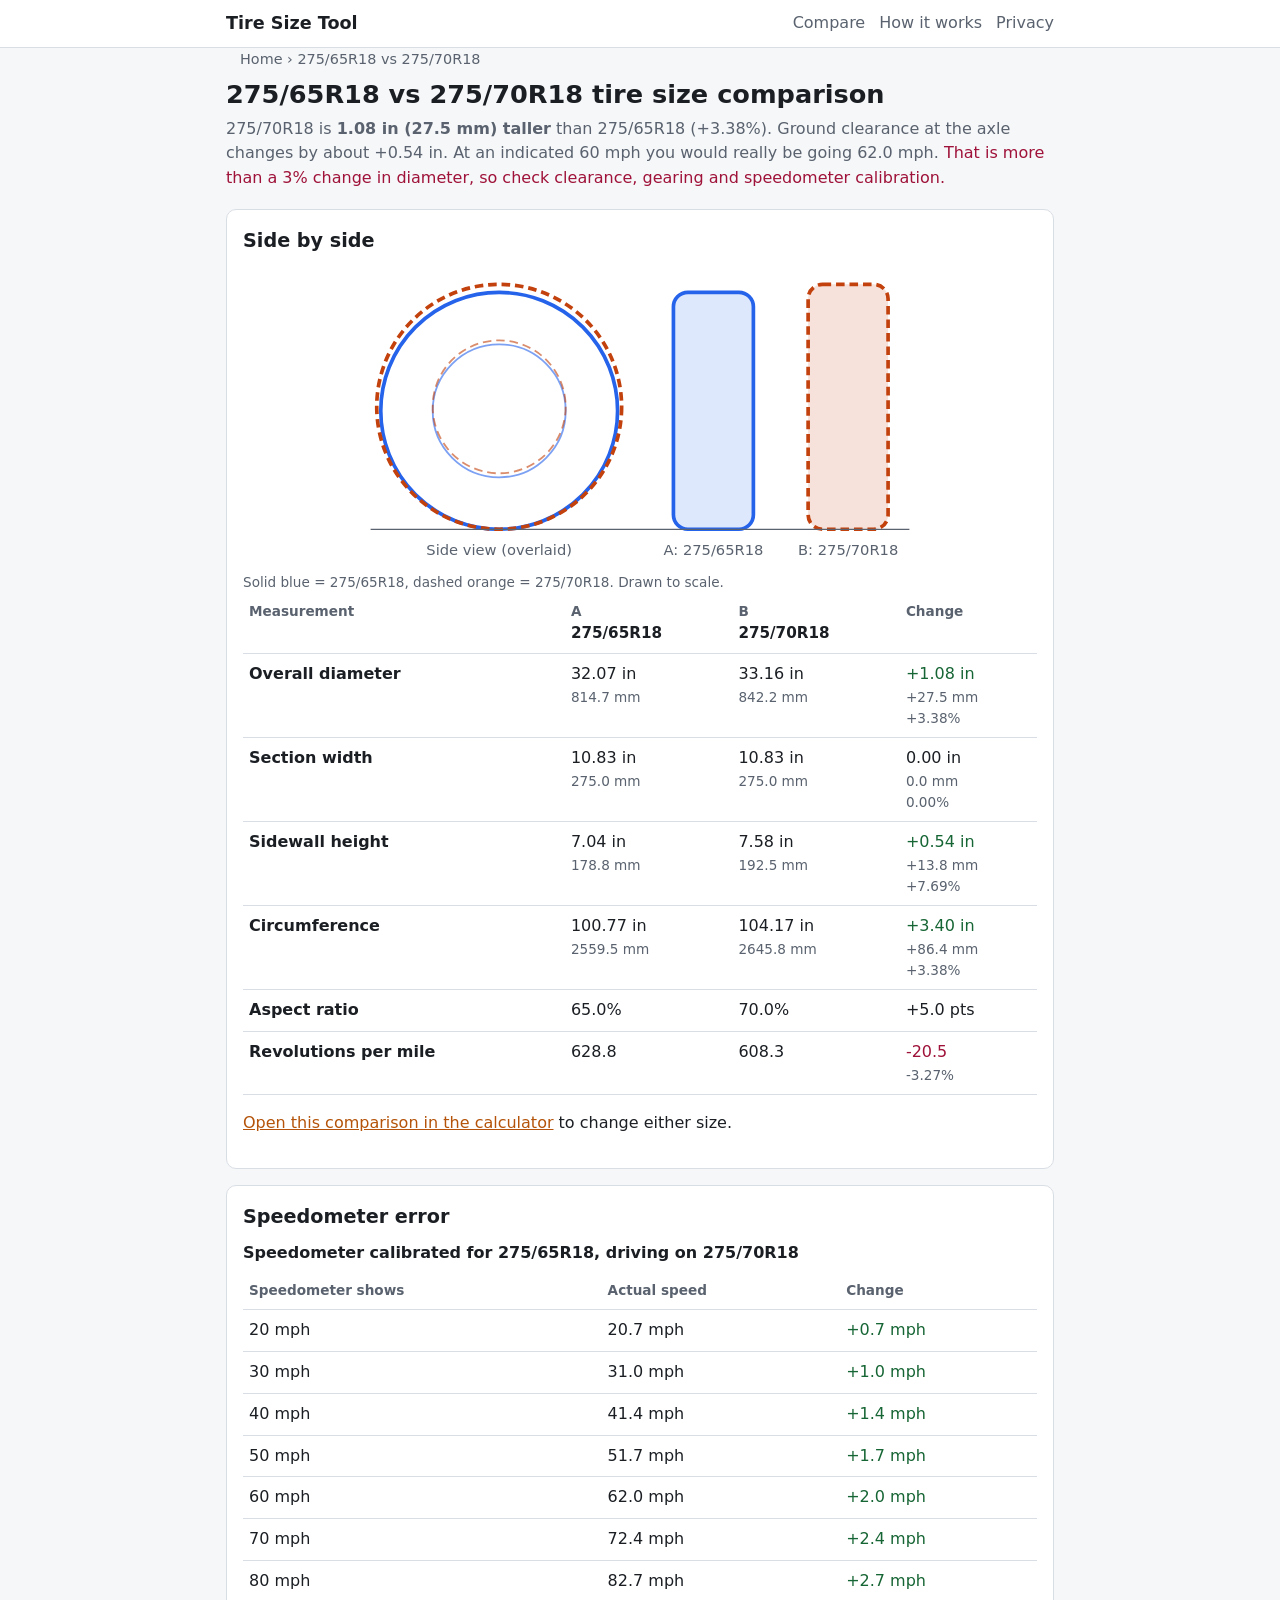
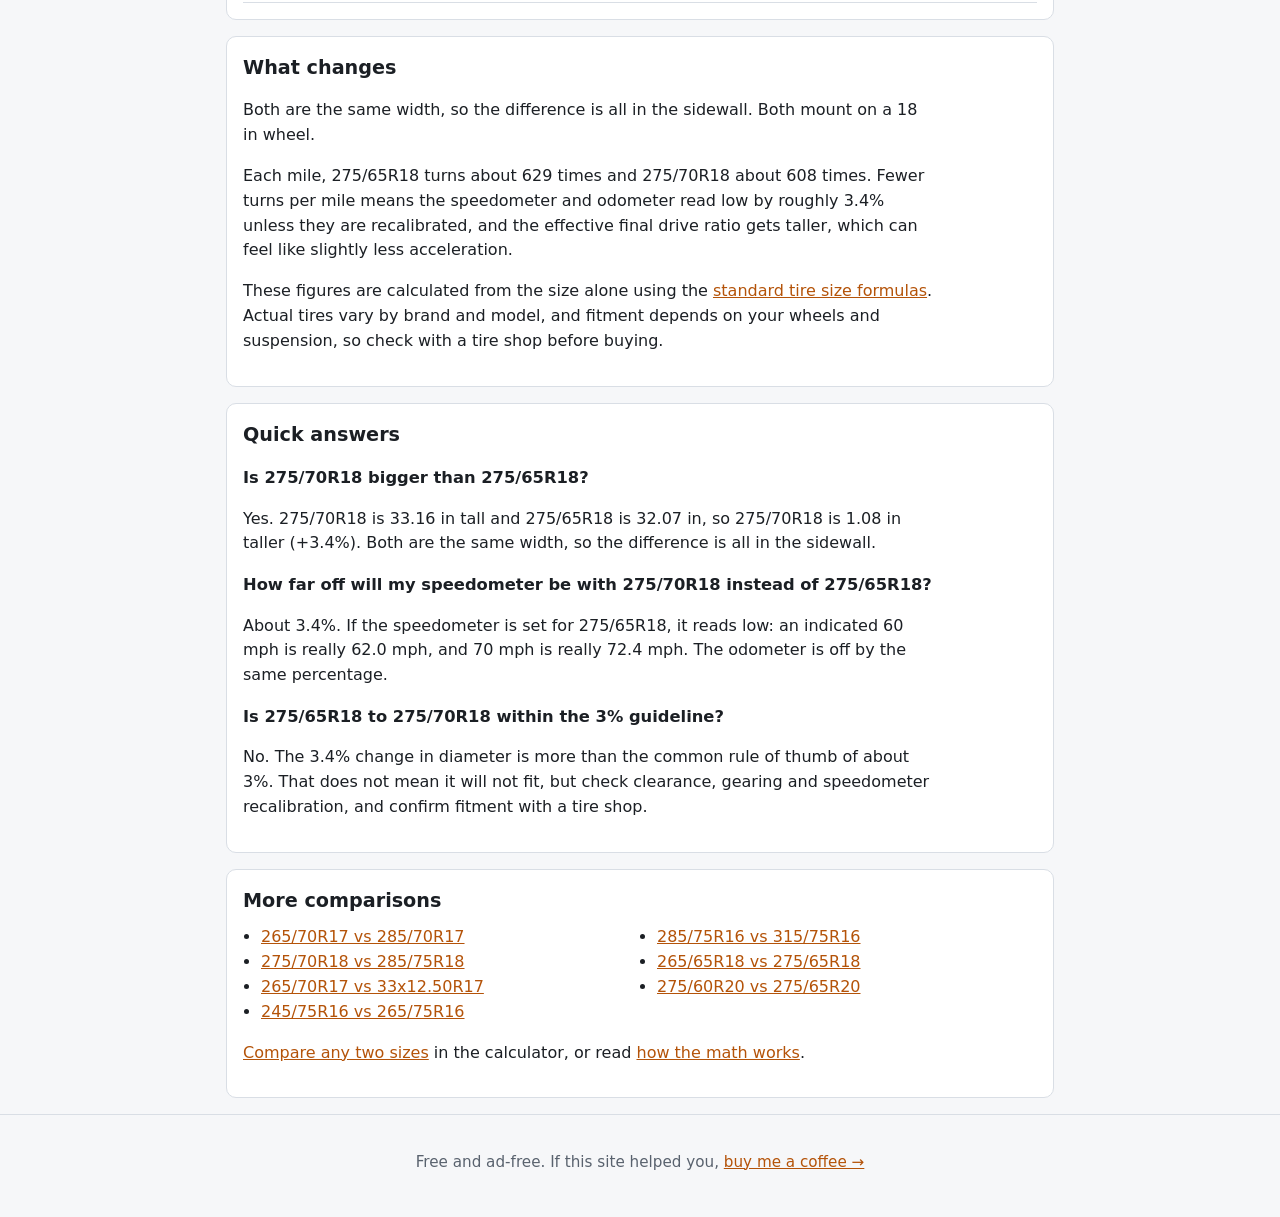
<file: compare/275-65r18-vs-275-70r18.html>
<!doctype html>
<html lang="en">
<head>
<meta charset="utf-8">
<meta name="viewport" content="width=device-width, initial-scale=1">
<meta name="google-site-verification" content="DBsd4dRo6CszvxQNH2xXlYTnwq2I4v30uIsV_nwwEc8">
<title>275/65R18 vs 275/70R18 Tire Size Comparison</title>
<meta name="description" content="275/70R18 is 1.08 in taller than 275/65R18 (+3.4%); 60 mph indicated is 62.0 mph. Diameter, width, sidewall and revs per mile side by side.">
<link rel="canonical" href="https://tiresizing.pages.dev/compare/275-65r18-vs-275-70r18">
<meta property="og:title" content="275/65R18 vs 275/70R18 Tire Size Comparison">
<meta property="og:description" content="275/70R18 is 1.08 in taller than 275/65R18 (+3.4%); 60 mph indicated is 62.0 mph. Diameter, width, sidewall and revs per mile side by side.">
<meta property="og:type" content="website">
<meta property="og:site_name" content="Tire Size Tool">
<meta property="og:locale" content="en_US">
<meta property="og:url" content="https://tiresizing.pages.dev/compare/275-65r18-vs-275-70r18">
<meta property="og:image" content="https://tiresizing.pages.dev/og.png">
<meta property="og:image:width" content="1200">
<meta property="og:image:height" content="630">
<meta property="og:image:alt" content="Tire Size Calculator: compare two sizes, diameter, revs per mile and speedometer error">
<meta name="twitter:card" content="summary_large_image">
<meta name="twitter:title" content="275/65R18 vs 275/70R18 Tire Size Comparison">
<meta name="twitter:description" content="275/70R18 is 1.08 in taller than 275/65R18 (+3.4%); 60 mph indicated is 62.0 mph. Diameter, width, sidewall and revs per mile side by side.">
<meta name="twitter:image" content="https://tiresizing.pages.dev/og.png">
<meta name="theme-color" content="#b45309">
<link rel="icon" href="/favicon.svg" type="image/svg+xml">
<link rel="stylesheet" href="/css/style.css">
<script type="application/ld+json">{"@context":"https://schema.org","@type":"BreadcrumbList","itemListElement":[{"@type":"ListItem","position":1,"name":"Home","item":"https://tiresizing.pages.dev/"},{"@type":"ListItem","position":2,"name":"275/65R18 vs 275/70R18","item":"https://tiresizing.pages.dev/compare/275-65r18-vs-275-70r18"}]}</script>
<script type="application/ld+json">{"@context":"https://schema.org","@type":"FAQPage","mainEntity":[{"@type":"Question","name":"Is 275/70R18 bigger than 275/65R18?","acceptedAnswer":{"@type":"Answer","text":"Yes. 275/70R18 is 33.16 in tall and 275/65R18 is 32.07 in, so 275/70R18 is 1.08 in taller (+3.4%). Both are the same width, so the difference is all in the sidewall."}},{"@type":"Question","name":"How far off will my speedometer be with 275/70R18 instead of 275/65R18?","acceptedAnswer":{"@type":"Answer","text":"About 3.4%. If the speedometer is set for 275/65R18, it reads low: an indicated 60 mph is really 62.0 mph, and 70 mph is really 72.4 mph. The odometer is off by the same percentage."}},{"@type":"Question","name":"Is 275/65R18 to 275/70R18 within the 3% guideline?","acceptedAnswer":{"@type":"Answer","text":"No. The 3.4% change in diameter is more than the common rule of thumb of about 3%. That does not mean it will not fit, but check clearance, gearing and speedometer recalibration, and confirm fitment with a tire shop."}}]}</script>
</head>
<body>
<a class="skip" href="#main">Skip to content</a>
<header class="site"><div class="wrap"><a class="brand" href="/">Tire Size Tool</a><nav aria-label="Main"><a href="/">Compare</a><a href="/how-it-works">How it works</a><a href="/privacy">Privacy</a></nav></div></header>
<main id="main" class="wrap">
<nav class="crumbs" aria-label="Breadcrumb"><a href="/">Home</a> › <span aria-current="page">275/65R18 vs 275/70R18</span></nav><h1>275/65R18 vs 275/70R18 tire size comparison</h1>
<p class="lead">275/70R18 is <strong>1.08 in (27.5 mm) taller</strong> than 275/65R18 (+3.38%). Ground clearance at the axle changes by about +0.54 in. At an indicated 60 mph you would really be going 62.0 mph. <span class="warn">That is more than a 3% change in diameter, so check clearance, gearing and speedometer calibration.</span></p>
<section class="card"><h2>Side by side</h2>
<svg class="profile" viewBox="0 0 460 245" role="img" aria-labelledby="svg-title svg-desc" xmlns="http://www.w3.org/2000/svg"><title id="svg-title">Tire size comparison drawing, to scale</title><desc id="svg-desc">Tire A 275/65R18: 32.07 in tall, 10.83 in wide; Tire B 275/70R18: 33.16 in tall, 10.83 in wide</desc><circle class="tire-a side" cx="115" cy="118.3" r="96.7"/><circle class="tire-a rim" cx="115" cy="118.3" r="54.3"/><rect class="tire-a tread" x="257.3" y="21.5" width="65.3" height="193.5" rx="11.8"/><text x="290" y="236" text-anchor="middle">A: 275/65R18</text><circle class="tire-b side" cx="115" cy="115.0" r="100.0"/><circle class="tire-b rim" cx="115" cy="115.0" r="54.3"/><rect class="tire-b tread" x="367.3" y="15.0" width="65.3" height="200.0" rx="11.8"/><text x="400" y="236" text-anchor="middle">B: 275/70R18</text><line class="ground" x1="10" y1="215" x2="450" y2="215"/><text x="115" y="236" text-anchor="middle">Side view (overlaid)</text></svg>
<p class="legend">Solid blue = 275/65R18, dashed orange = 275/70R18. Drawn to scale.</p>
<div class="table-scroll"><table class="results"><caption class="sr-only">Tire dimensions and differences</caption><thead><tr><th scope="col">Measurement</th><th scope="col">A<span class="lbl">275/65R18</span></th><th scope="col">B<span class="lbl">275/70R18</span></th><th scope="col">Change</th></tr></thead><tbody><tr><th scope="row">Overall diameter</th><td><span class="v-in">32.07 in</span><span class="v-mm">814.7 mm</span></td><td><span class="v-in">33.16 in</span><span class="v-mm">842.2 mm</span></td><td class="up"><span class="v-in">+1.08 in</span><span class="v-mm">+27.5 mm</span><span class="v-pct">+3.38%</span></td></tr><tr><th scope="row">Section width</th><td><span class="v-in">10.83 in</span><span class="v-mm">275.0 mm</span></td><td><span class="v-in">10.83 in</span><span class="v-mm">275.0 mm</span></td><td class="same"><span class="v-in">0.00 in</span><span class="v-mm">0.0 mm</span><span class="v-pct">0.00%</span></td></tr><tr><th scope="row">Sidewall height</th><td><span class="v-in">7.04 in</span><span class="v-mm">178.8 mm</span></td><td><span class="v-in">7.58 in</span><span class="v-mm">192.5 mm</span></td><td class="up"><span class="v-in">+0.54 in</span><span class="v-mm">+13.8 mm</span><span class="v-pct">+7.69%</span></td></tr><tr><th scope="row">Circumference</th><td><span class="v-in">100.77 in</span><span class="v-mm">2559.5 mm</span></td><td><span class="v-in">104.17 in</span><span class="v-mm">2645.8 mm</span></td><td class="up"><span class="v-in">+3.40 in</span><span class="v-mm">+86.4 mm</span><span class="v-pct">+3.38%</span></td></tr><tr><th scope="row">Aspect ratio</th><td>65.0%</td><td>70.0%</td><td>+5.0 pts</td></tr><tr><th scope="row">Revolutions per mile</th><td>628.8</td><td>608.3</td><td class="down">-20.5<span class="v-pct">-3.27%</span></td></tr></tbody></table></div>
<p><a href="/?a=275%2F65R18&amp;b=275%2F70R18">Open this comparison in the calculator</a> to change either size.</p>
</section>
<section class="card"><h2>Speedometer error</h2><div class="table-scroll"><table class="speedo"><caption>Speedometer calibrated for 275/65R18, driving on 275/70R18</caption><thead><tr><th scope="col">Speedometer shows</th><th scope="col">Actual speed</th><th scope="col">Change</th></tr></thead><tbody><tr><td>20 mph</td><td>20.7 mph</td><td class="up">+0.7 mph</td></tr><tr><td>30 mph</td><td>31.0 mph</td><td class="up">+1.0 mph</td></tr><tr><td>40 mph</td><td>41.4 mph</td><td class="up">+1.4 mph</td></tr><tr><td>50 mph</td><td>51.7 mph</td><td class="up">+1.7 mph</td></tr><tr><td>60 mph</td><td>62.0 mph</td><td class="up">+2.0 mph</td></tr><tr><td>70 mph</td><td>72.4 mph</td><td class="up">+2.4 mph</td></tr><tr><td>80 mph</td><td>82.7 mph</td><td class="up">+2.7 mph</td></tr></tbody></table></div></section>
<section class="card prose"><h2>What changes</h2>
<p>Both are the same width, so the difference is all in the sidewall. Both mount on a 18 in wheel.</p>
<p>Each mile, 275/65R18 turns about 629 times and 275/70R18 about 608 times. Fewer turns per mile means the speedometer and odometer read low by roughly 3.4% unless they are recalibrated, and the effective final drive ratio gets taller, which can feel like slightly less acceleration.</p>
<p>These figures are calculated from the size alone using the <a href="/how-it-works">standard tire size formulas</a>. Actual tires vary by brand and model, and fitment depends on your wheels and suspension, so check with a tire shop before buying.</p>
</section>
<section class="card prose"><h2>Quick answers</h2>
<h3>Is 275/70R18 bigger than 275/65R18?</h3>
<p>Yes. 275/70R18 is 33.16 in tall and 275/65R18 is 32.07 in, so 275/70R18 is 1.08 in taller (+3.4%). Both are the same width, so the difference is all in the sidewall.</p>
<h3>How far off will my speedometer be with 275/70R18 instead of 275/65R18?</h3>
<p>About 3.4%. If the speedometer is set for 275/65R18, it reads low: an indicated 60 mph is really 62.0 mph, and 70 mph is really 72.4 mph. The odometer is off by the same percentage.</p>
<h3>Is 275/65R18 to 275/70R18 within the 3% guideline?</h3>
<p>No. The 3.4% change in diameter is more than the common rule of thumb of about 3%. That does not mean it will not fit, but check clearance, gearing and speedometer recalibration, and confirm fitment with a tire shop.</p>
</section>
<section class="card"><h2>More comparisons</h2><ul class="pairs"><li><a href="/compare/265-70r17-vs-285-70r17">265/70R17 vs 285/70R17</a></li><li><a href="/compare/275-70r18-vs-285-75r18">275/70R18 vs 285/75R18</a></li><li><a href="/compare/265-70r17-vs-33x12-50r17">265/70R17 vs 33x12.50R17</a></li><li><a href="/compare/245-75r16-vs-265-75r16">245/75R16 vs 265/75R16</a></li><li><a href="/compare/285-75r16-vs-315-75r16">285/75R16 vs 315/75R16</a></li><li><a href="/compare/265-65r18-vs-275-65r18">265/65R18 vs 275/65R18</a></li><li><a href="/compare/275-60r20-vs-275-65r20">275/60R20 vs 275/65R20</a></li></ul><p><a href="/">Compare any two sizes</a> in the calculator, or read <a href="/how-it-works">how the math works</a>.</p></section>
</main>
<footer class="site"><div class="wrap"><p>Free and ad-free. If this site helped you, <a href="https://ko-fi.com/marcustravis" rel="noopener">buy me a coffee →</a></p></div></footer>
<script defer src="https://static.cloudflareinsights.com/beacon.min.js" data-cf-beacon='{"token": "408fbf7058f24f338591a29dc4918935"}'></script>
</body>
</html>
</file>
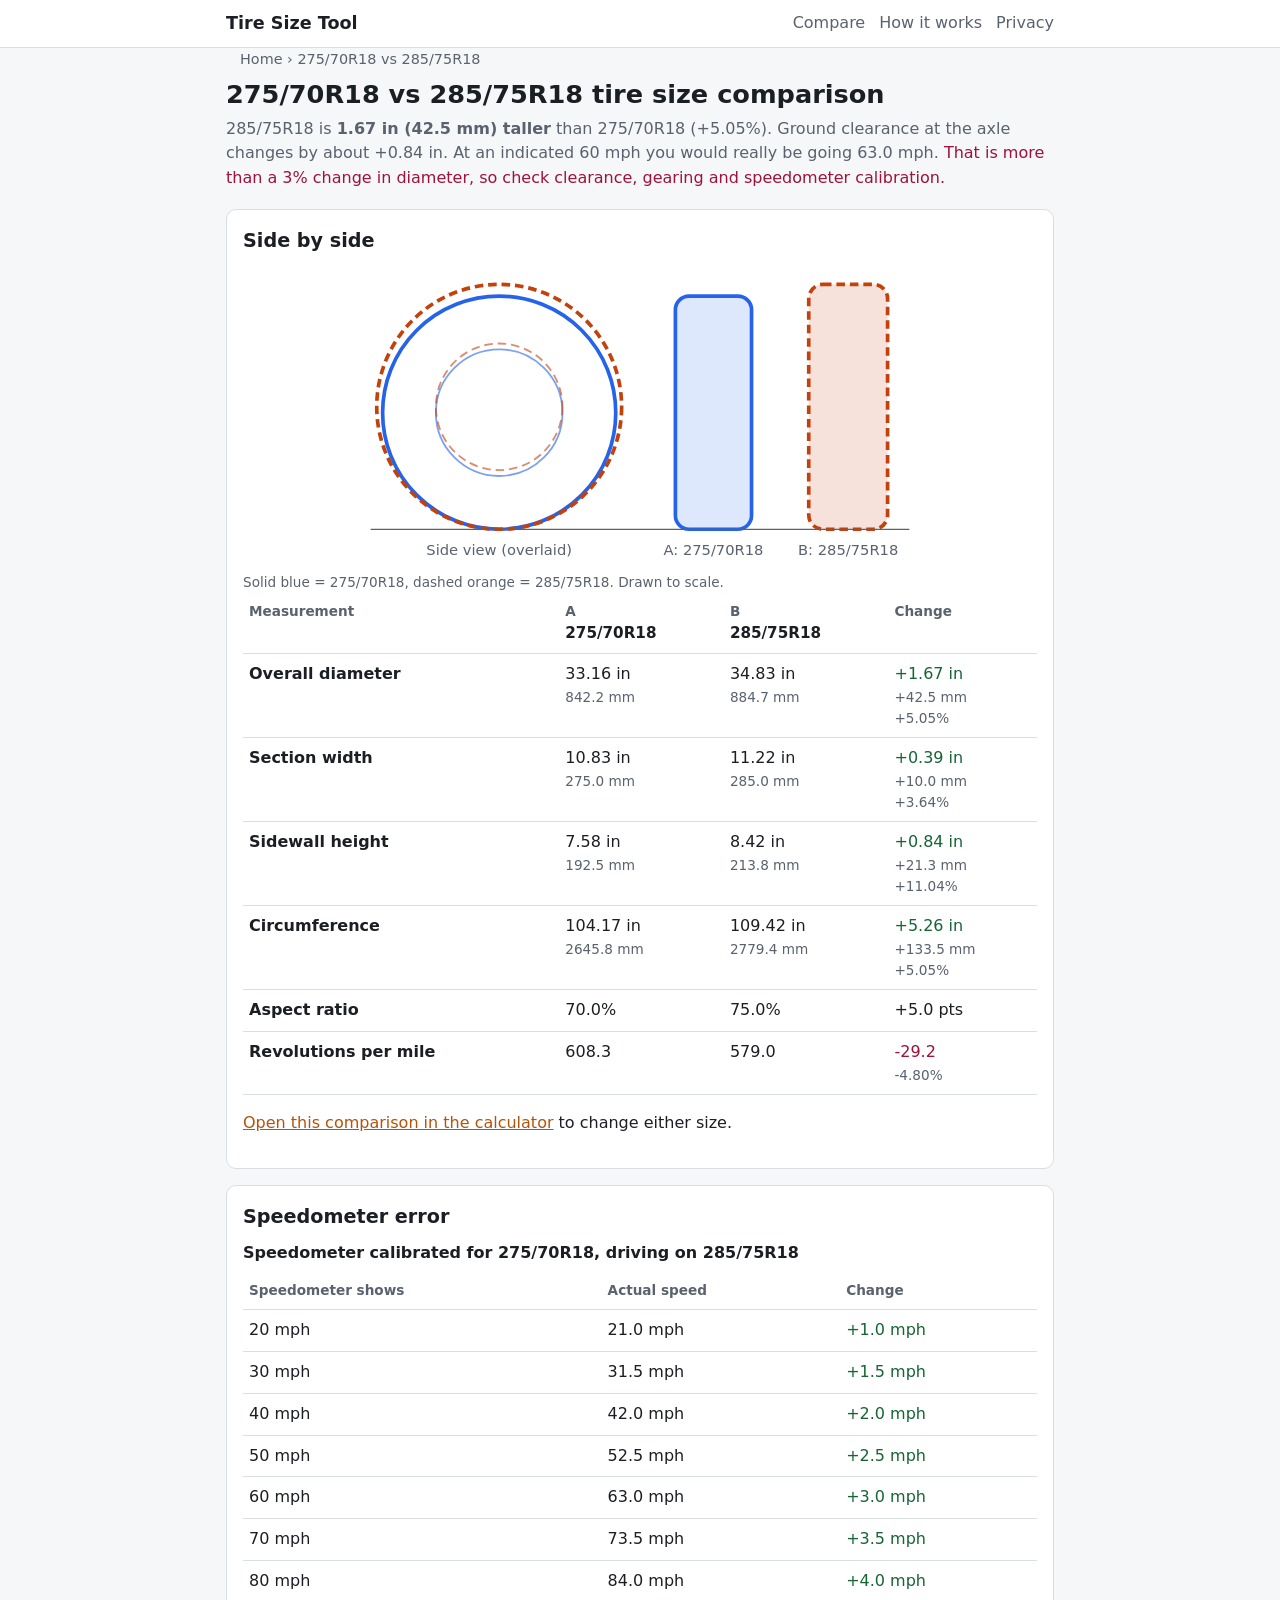
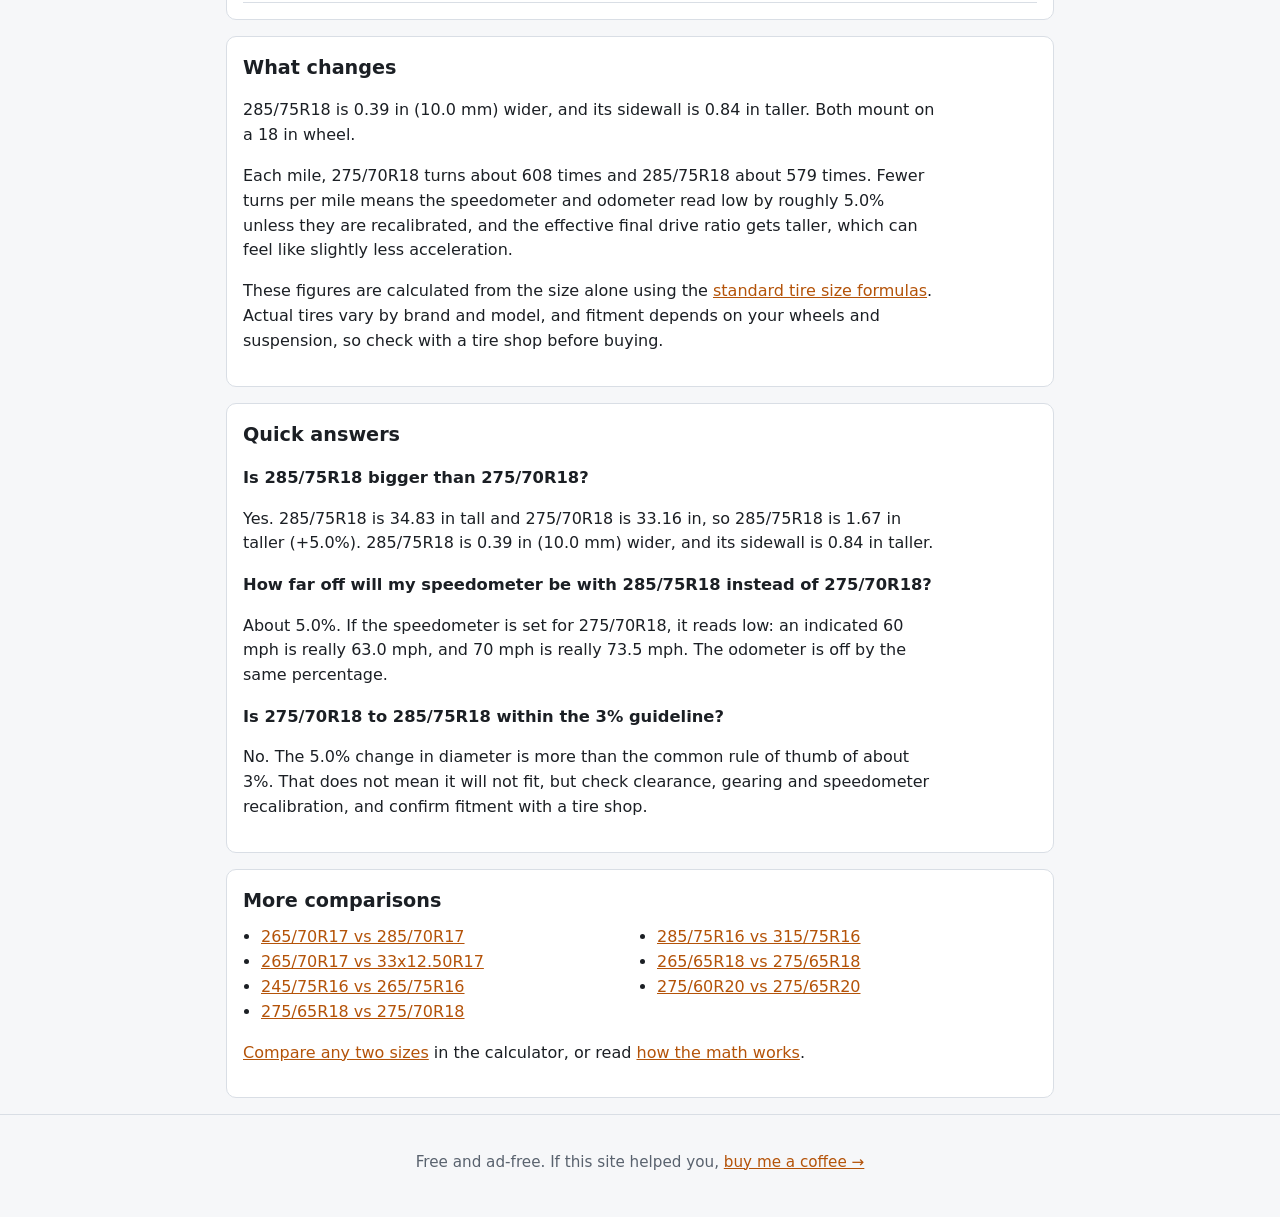
<file: compare/275-70r18-vs-285-75r18.html>
<!doctype html>
<html lang="en">
<head>
<meta charset="utf-8">
<meta name="viewport" content="width=device-width, initial-scale=1">
<meta name="google-site-verification" content="DBsd4dRo6CszvxQNH2xXlYTnwq2I4v30uIsV_nwwEc8">
<title>275/70R18 vs 285/75R18 Tire Size Comparison</title>
<meta name="description" content="285/75R18 is 1.67 in taller than 275/70R18 (+5.0%); 60 mph indicated is 63.0 mph. Diameter, width, sidewall and revs per mile side by side.">
<link rel="canonical" href="https://tiresizing.pages.dev/compare/275-70r18-vs-285-75r18">
<meta property="og:title" content="275/70R18 vs 285/75R18 Tire Size Comparison">
<meta property="og:description" content="285/75R18 is 1.67 in taller than 275/70R18 (+5.0%); 60 mph indicated is 63.0 mph. Diameter, width, sidewall and revs per mile side by side.">
<meta property="og:type" content="website">
<meta property="og:site_name" content="Tire Size Tool">
<meta property="og:locale" content="en_US">
<meta property="og:url" content="https://tiresizing.pages.dev/compare/275-70r18-vs-285-75r18">
<meta property="og:image" content="https://tiresizing.pages.dev/og.png">
<meta property="og:image:width" content="1200">
<meta property="og:image:height" content="630">
<meta property="og:image:alt" content="Tire Size Calculator: compare two sizes, diameter, revs per mile and speedometer error">
<meta name="twitter:card" content="summary_large_image">
<meta name="twitter:title" content="275/70R18 vs 285/75R18 Tire Size Comparison">
<meta name="twitter:description" content="285/75R18 is 1.67 in taller than 275/70R18 (+5.0%); 60 mph indicated is 63.0 mph. Diameter, width, sidewall and revs per mile side by side.">
<meta name="twitter:image" content="https://tiresizing.pages.dev/og.png">
<meta name="theme-color" content="#b45309">
<link rel="icon" href="/favicon.svg" type="image/svg+xml">
<link rel="stylesheet" href="/css/style.css">
<script type="application/ld+json">{"@context":"https://schema.org","@type":"BreadcrumbList","itemListElement":[{"@type":"ListItem","position":1,"name":"Home","item":"https://tiresizing.pages.dev/"},{"@type":"ListItem","position":2,"name":"275/70R18 vs 285/75R18","item":"https://tiresizing.pages.dev/compare/275-70r18-vs-285-75r18"}]}</script>
<script type="application/ld+json">{"@context":"https://schema.org","@type":"FAQPage","mainEntity":[{"@type":"Question","name":"Is 285/75R18 bigger than 275/70R18?","acceptedAnswer":{"@type":"Answer","text":"Yes. 285/75R18 is 34.83 in tall and 275/70R18 is 33.16 in, so 285/75R18 is 1.67 in taller (+5.0%). 285/75R18 is 0.39 in (10.0 mm) wider, and its sidewall is 0.84 in taller."}},{"@type":"Question","name":"How far off will my speedometer be with 285/75R18 instead of 275/70R18?","acceptedAnswer":{"@type":"Answer","text":"About 5.0%. If the speedometer is set for 275/70R18, it reads low: an indicated 60 mph is really 63.0 mph, and 70 mph is really 73.5 mph. The odometer is off by the same percentage."}},{"@type":"Question","name":"Is 275/70R18 to 285/75R18 within the 3% guideline?","acceptedAnswer":{"@type":"Answer","text":"No. The 5.0% change in diameter is more than the common rule of thumb of about 3%. That does not mean it will not fit, but check clearance, gearing and speedometer recalibration, and confirm fitment with a tire shop."}}]}</script>
</head>
<body>
<a class="skip" href="#main">Skip to content</a>
<header class="site"><div class="wrap"><a class="brand" href="/">Tire Size Tool</a><nav aria-label="Main"><a href="/">Compare</a><a href="/how-it-works">How it works</a><a href="/privacy">Privacy</a></nav></div></header>
<main id="main" class="wrap">
<nav class="crumbs" aria-label="Breadcrumb"><a href="/">Home</a> › <span aria-current="page">275/70R18 vs 285/75R18</span></nav><h1>275/70R18 vs 285/75R18 tire size comparison</h1>
<p class="lead">285/75R18 is <strong>1.67 in (42.5 mm) taller</strong> than 275/70R18 (+5.05%). Ground clearance at the axle changes by about +0.84 in. At an indicated 60 mph you would really be going 63.0 mph. <span class="warn">That is more than a 3% change in diameter, so check clearance, gearing and speedometer calibration.</span></p>
<section class="card"><h2>Side by side</h2>
<svg class="profile" viewBox="0 0 460 245" role="img" aria-labelledby="svg-title svg-desc" xmlns="http://www.w3.org/2000/svg"><title id="svg-title">Tire size comparison drawing, to scale</title><desc id="svg-desc">Tire A 275/70R18: 33.16 in tall, 10.83 in wide; Tire B 285/75R18: 34.83 in tall, 11.22 in wide</desc><circle class="tire-a side" cx="115" cy="119.8" r="95.2"/><circle class="tire-a rim" cx="115" cy="119.8" r="51.7"/><rect class="tire-a tread" x="258.9" y="24.6" width="62.2" height="190.4" rx="11.2"/><text x="290" y="236" text-anchor="middle">A: 275/70R18</text><circle class="tire-b side" cx="115" cy="115.0" r="100.0"/><circle class="tire-b rim" cx="115" cy="115.0" r="51.7"/><rect class="tire-b tread" x="367.8" y="15.0" width="64.4" height="200.0" rx="11.6"/><text x="400" y="236" text-anchor="middle">B: 285/75R18</text><line class="ground" x1="10" y1="215" x2="450" y2="215"/><text x="115" y="236" text-anchor="middle">Side view (overlaid)</text></svg>
<p class="legend">Solid blue = 275/70R18, dashed orange = 285/75R18. Drawn to scale.</p>
<div class="table-scroll"><table class="results"><caption class="sr-only">Tire dimensions and differences</caption><thead><tr><th scope="col">Measurement</th><th scope="col">A<span class="lbl">275/70R18</span></th><th scope="col">B<span class="lbl">285/75R18</span></th><th scope="col">Change</th></tr></thead><tbody><tr><th scope="row">Overall diameter</th><td><span class="v-in">33.16 in</span><span class="v-mm">842.2 mm</span></td><td><span class="v-in">34.83 in</span><span class="v-mm">884.7 mm</span></td><td class="up"><span class="v-in">+1.67 in</span><span class="v-mm">+42.5 mm</span><span class="v-pct">+5.05%</span></td></tr><tr><th scope="row">Section width</th><td><span class="v-in">10.83 in</span><span class="v-mm">275.0 mm</span></td><td><span class="v-in">11.22 in</span><span class="v-mm">285.0 mm</span></td><td class="up"><span class="v-in">+0.39 in</span><span class="v-mm">+10.0 mm</span><span class="v-pct">+3.64%</span></td></tr><tr><th scope="row">Sidewall height</th><td><span class="v-in">7.58 in</span><span class="v-mm">192.5 mm</span></td><td><span class="v-in">8.42 in</span><span class="v-mm">213.8 mm</span></td><td class="up"><span class="v-in">+0.84 in</span><span class="v-mm">+21.3 mm</span><span class="v-pct">+11.04%</span></td></tr><tr><th scope="row">Circumference</th><td><span class="v-in">104.17 in</span><span class="v-mm">2645.8 mm</span></td><td><span class="v-in">109.42 in</span><span class="v-mm">2779.4 mm</span></td><td class="up"><span class="v-in">+5.26 in</span><span class="v-mm">+133.5 mm</span><span class="v-pct">+5.05%</span></td></tr><tr><th scope="row">Aspect ratio</th><td>70.0%</td><td>75.0%</td><td>+5.0 pts</td></tr><tr><th scope="row">Revolutions per mile</th><td>608.3</td><td>579.0</td><td class="down">-29.2<span class="v-pct">-4.80%</span></td></tr></tbody></table></div>
<p><a href="/?a=275%2F70R18&amp;b=285%2F75R18">Open this comparison in the calculator</a> to change either size.</p>
</section>
<section class="card"><h2>Speedometer error</h2><div class="table-scroll"><table class="speedo"><caption>Speedometer calibrated for 275/70R18, driving on 285/75R18</caption><thead><tr><th scope="col">Speedometer shows</th><th scope="col">Actual speed</th><th scope="col">Change</th></tr></thead><tbody><tr><td>20 mph</td><td>21.0 mph</td><td class="up">+1.0 mph</td></tr><tr><td>30 mph</td><td>31.5 mph</td><td class="up">+1.5 mph</td></tr><tr><td>40 mph</td><td>42.0 mph</td><td class="up">+2.0 mph</td></tr><tr><td>50 mph</td><td>52.5 mph</td><td class="up">+2.5 mph</td></tr><tr><td>60 mph</td><td>63.0 mph</td><td class="up">+3.0 mph</td></tr><tr><td>70 mph</td><td>73.5 mph</td><td class="up">+3.5 mph</td></tr><tr><td>80 mph</td><td>84.0 mph</td><td class="up">+4.0 mph</td></tr></tbody></table></div></section>
<section class="card prose"><h2>What changes</h2>
<p>285/75R18 is 0.39 in (10.0 mm) wider, and its sidewall is 0.84 in taller. Both mount on a 18 in wheel.</p>
<p>Each mile, 275/70R18 turns about 608 times and 285/75R18 about 579 times. Fewer turns per mile means the speedometer and odometer read low by roughly 5.0% unless they are recalibrated, and the effective final drive ratio gets taller, which can feel like slightly less acceleration.</p>
<p>These figures are calculated from the size alone using the <a href="/how-it-works">standard tire size formulas</a>. Actual tires vary by brand and model, and fitment depends on your wheels and suspension, so check with a tire shop before buying.</p>
</section>
<section class="card prose"><h2>Quick answers</h2>
<h3>Is 285/75R18 bigger than 275/70R18?</h3>
<p>Yes. 285/75R18 is 34.83 in tall and 275/70R18 is 33.16 in, so 285/75R18 is 1.67 in taller (+5.0%). 285/75R18 is 0.39 in (10.0 mm) wider, and its sidewall is 0.84 in taller.</p>
<h3>How far off will my speedometer be with 285/75R18 instead of 275/70R18?</h3>
<p>About 5.0%. If the speedometer is set for 275/70R18, it reads low: an indicated 60 mph is really 63.0 mph, and 70 mph is really 73.5 mph. The odometer is off by the same percentage.</p>
<h3>Is 275/70R18 to 285/75R18 within the 3% guideline?</h3>
<p>No. The 5.0% change in diameter is more than the common rule of thumb of about 3%. That does not mean it will not fit, but check clearance, gearing and speedometer recalibration, and confirm fitment with a tire shop.</p>
</section>
<section class="card"><h2>More comparisons</h2><ul class="pairs"><li><a href="/compare/265-70r17-vs-285-70r17">265/70R17 vs 285/70R17</a></li><li><a href="/compare/265-70r17-vs-33x12-50r17">265/70R17 vs 33x12.50R17</a></li><li><a href="/compare/245-75r16-vs-265-75r16">245/75R16 vs 265/75R16</a></li><li><a href="/compare/275-65r18-vs-275-70r18">275/65R18 vs 275/70R18</a></li><li><a href="/compare/285-75r16-vs-315-75r16">285/75R16 vs 315/75R16</a></li><li><a href="/compare/265-65r18-vs-275-65r18">265/65R18 vs 275/65R18</a></li><li><a href="/compare/275-60r20-vs-275-65r20">275/60R20 vs 275/65R20</a></li></ul><p><a href="/">Compare any two sizes</a> in the calculator, or read <a href="/how-it-works">how the math works</a>.</p></section>
</main>
<footer class="site"><div class="wrap"><p>Free and ad-free. If this site helped you, <a href="https://ko-fi.com/marcustravis" rel="noopener">buy me a coffee →</a></p></div></footer>
<script defer src="https://static.cloudflareinsights.com/beacon.min.js" data-cf-beacon='{"token": "408fbf7058f24f338591a29dc4918935"}'></script>
</body>
</html>
</file>
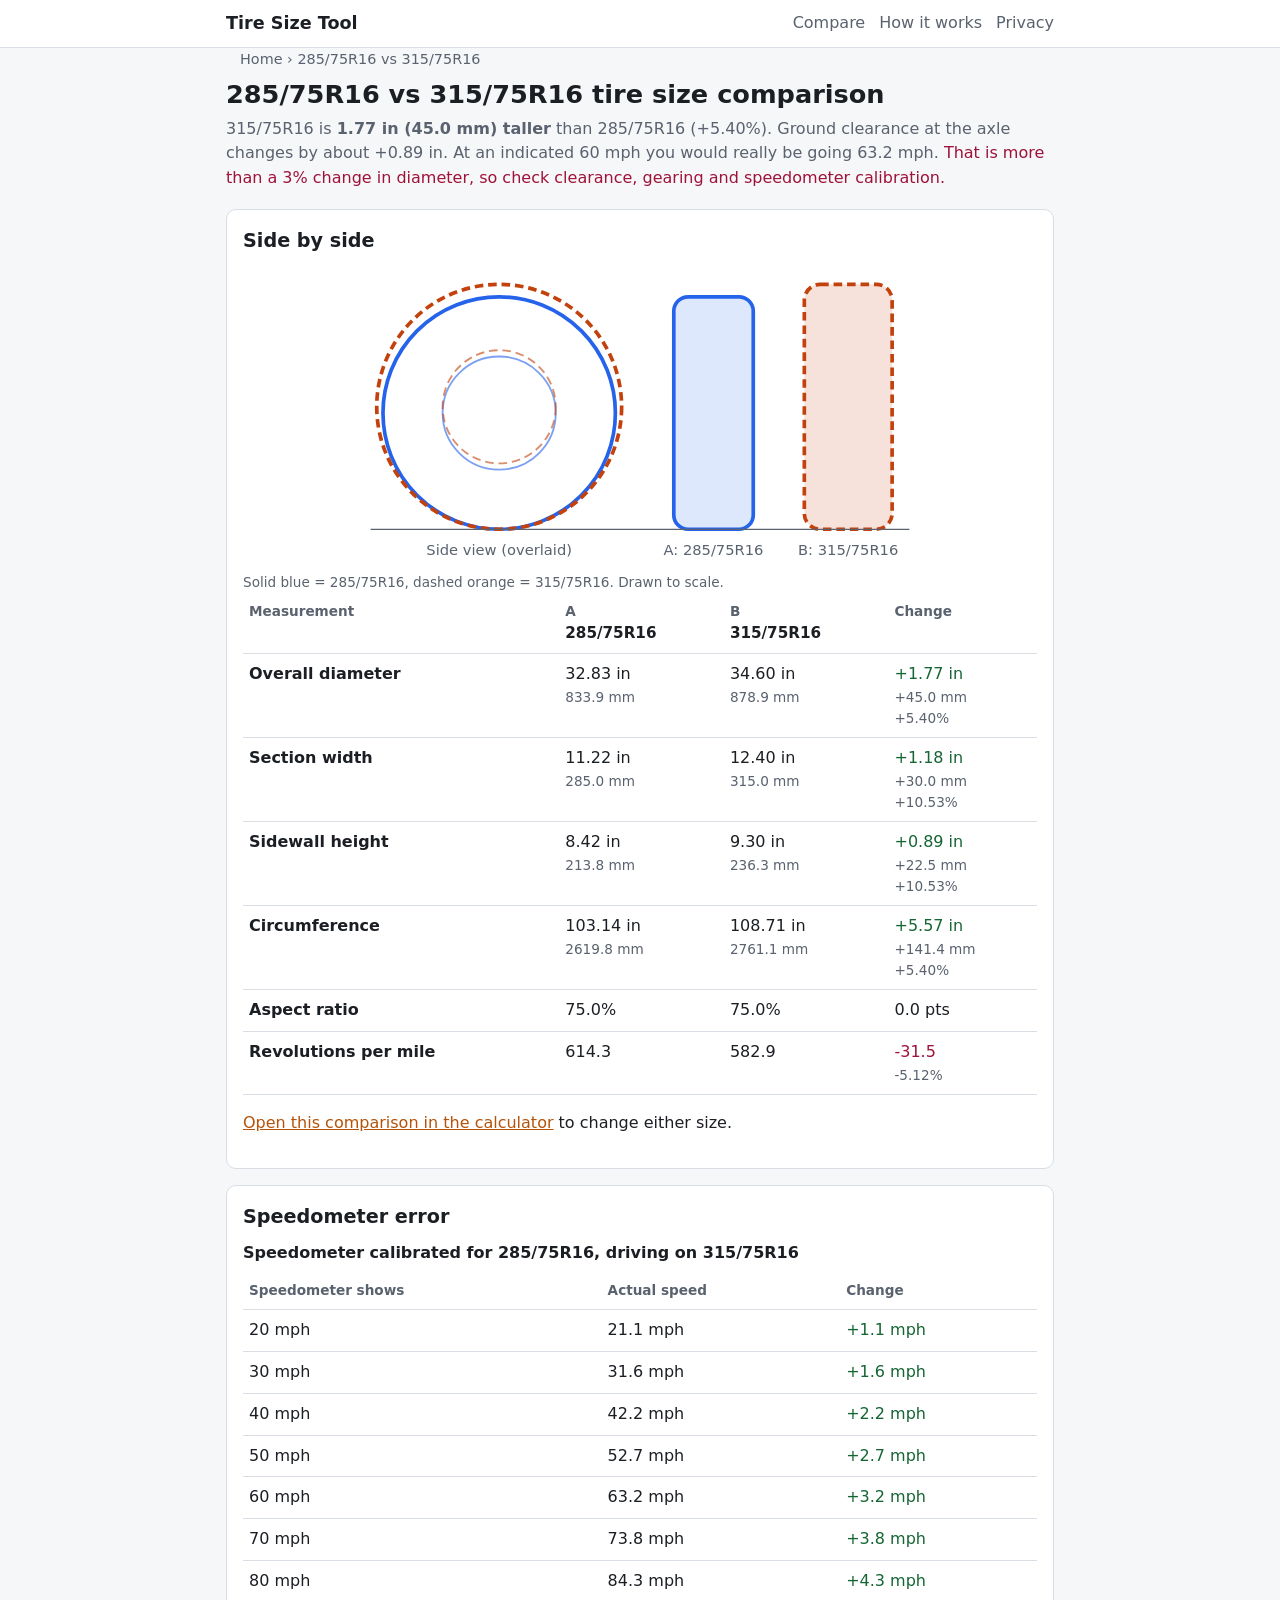
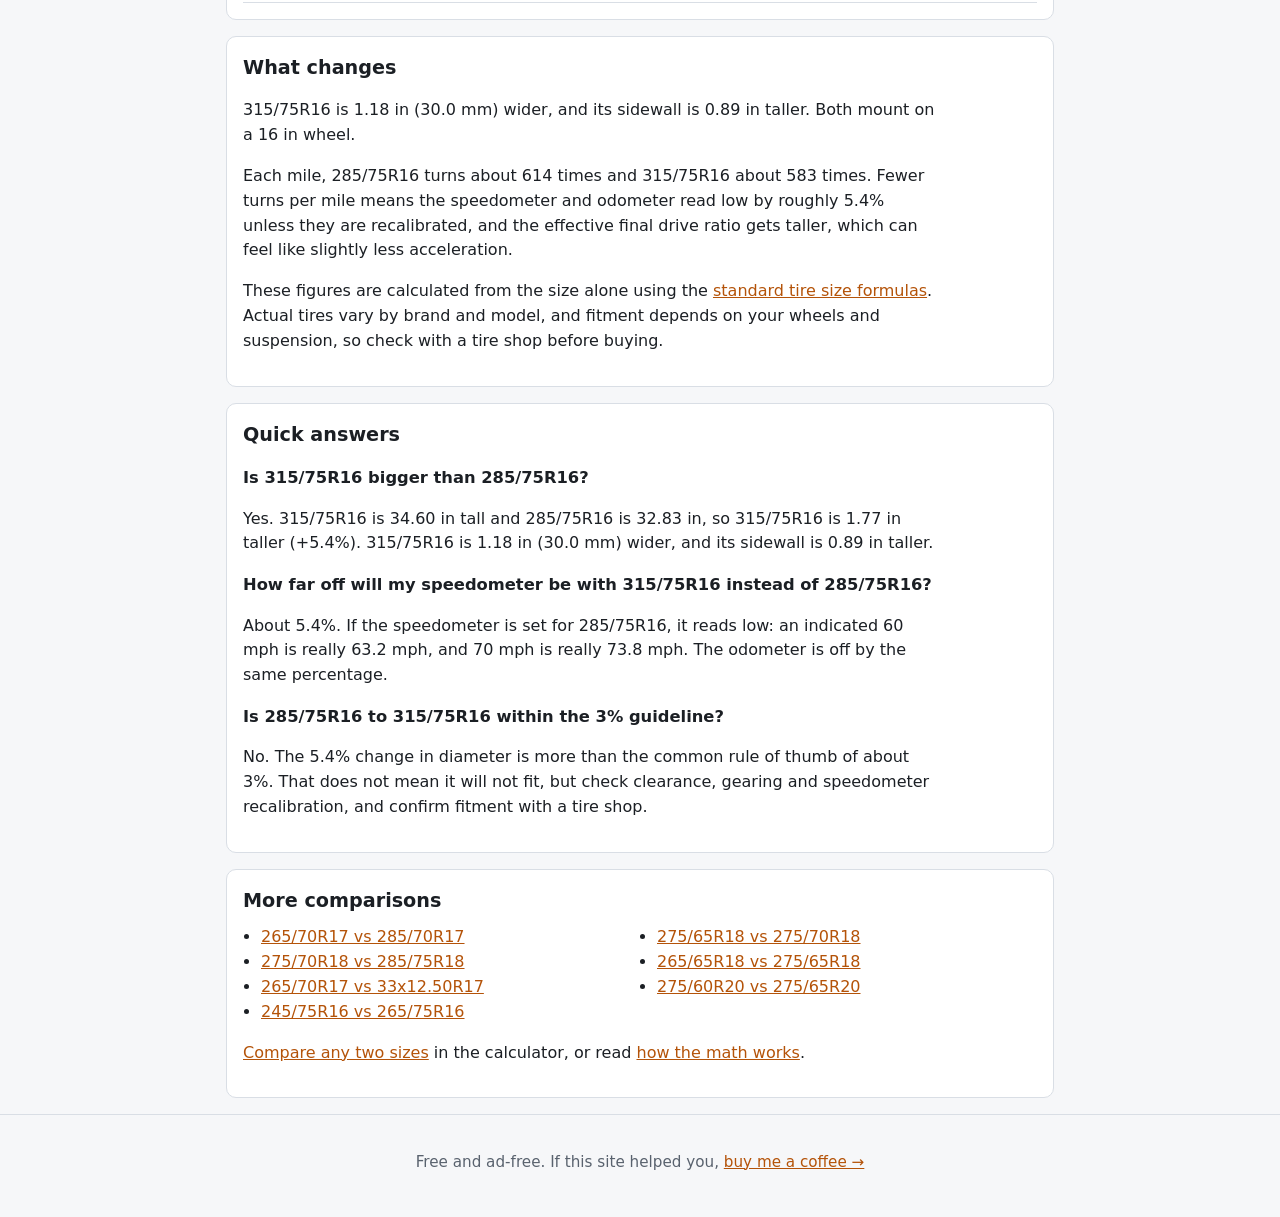
<file: compare/285-75r16-vs-315-75r16.html>
<!doctype html>
<html lang="en">
<head>
<meta charset="utf-8">
<meta name="viewport" content="width=device-width, initial-scale=1">
<meta name="google-site-verification" content="DBsd4dRo6CszvxQNH2xXlYTnwq2I4v30uIsV_nwwEc8">
<title>285/75R16 vs 315/75R16 Tire Size Comparison</title>
<meta name="description" content="315/75R16 is 1.77 in taller than 285/75R16 (+5.4%); 60 mph indicated is 63.2 mph. Diameter, width, sidewall and revs per mile side by side.">
<link rel="canonical" href="https://tiresizing.pages.dev/compare/285-75r16-vs-315-75r16">
<meta property="og:title" content="285/75R16 vs 315/75R16 Tire Size Comparison">
<meta property="og:description" content="315/75R16 is 1.77 in taller than 285/75R16 (+5.4%); 60 mph indicated is 63.2 mph. Diameter, width, sidewall and revs per mile side by side.">
<meta property="og:type" content="website">
<meta property="og:site_name" content="Tire Size Tool">
<meta property="og:locale" content="en_US">
<meta property="og:url" content="https://tiresizing.pages.dev/compare/285-75r16-vs-315-75r16">
<meta property="og:image" content="https://tiresizing.pages.dev/og.png">
<meta property="og:image:width" content="1200">
<meta property="og:image:height" content="630">
<meta property="og:image:alt" content="Tire Size Calculator: compare two sizes, diameter, revs per mile and speedometer error">
<meta name="twitter:card" content="summary_large_image">
<meta name="twitter:title" content="285/75R16 vs 315/75R16 Tire Size Comparison">
<meta name="twitter:description" content="315/75R16 is 1.77 in taller than 285/75R16 (+5.4%); 60 mph indicated is 63.2 mph. Diameter, width, sidewall and revs per mile side by side.">
<meta name="twitter:image" content="https://tiresizing.pages.dev/og.png">
<meta name="theme-color" content="#b45309">
<link rel="icon" href="/favicon.svg" type="image/svg+xml">
<link rel="stylesheet" href="/css/style.css">
<script type="application/ld+json">{"@context":"https://schema.org","@type":"BreadcrumbList","itemListElement":[{"@type":"ListItem","position":1,"name":"Home","item":"https://tiresizing.pages.dev/"},{"@type":"ListItem","position":2,"name":"285/75R16 vs 315/75R16","item":"https://tiresizing.pages.dev/compare/285-75r16-vs-315-75r16"}]}</script>
<script type="application/ld+json">{"@context":"https://schema.org","@type":"FAQPage","mainEntity":[{"@type":"Question","name":"Is 315/75R16 bigger than 285/75R16?","acceptedAnswer":{"@type":"Answer","text":"Yes. 315/75R16 is 34.60 in tall and 285/75R16 is 32.83 in, so 315/75R16 is 1.77 in taller (+5.4%). 315/75R16 is 1.18 in (30.0 mm) wider, and its sidewall is 0.89 in taller."}},{"@type":"Question","name":"How far off will my speedometer be with 315/75R16 instead of 285/75R16?","acceptedAnswer":{"@type":"Answer","text":"About 5.4%. If the speedometer is set for 285/75R16, it reads low: an indicated 60 mph is really 63.2 mph, and 70 mph is really 73.8 mph. The odometer is off by the same percentage."}},{"@type":"Question","name":"Is 285/75R16 to 315/75R16 within the 3% guideline?","acceptedAnswer":{"@type":"Answer","text":"No. The 5.4% change in diameter is more than the common rule of thumb of about 3%. That does not mean it will not fit, but check clearance, gearing and speedometer recalibration, and confirm fitment with a tire shop."}}]}</script>
</head>
<body>
<a class="skip" href="#main">Skip to content</a>
<header class="site"><div class="wrap"><a class="brand" href="/">Tire Size Tool</a><nav aria-label="Main"><a href="/">Compare</a><a href="/how-it-works">How it works</a><a href="/privacy">Privacy</a></nav></div></header>
<main id="main" class="wrap">
<nav class="crumbs" aria-label="Breadcrumb"><a href="/">Home</a> › <span aria-current="page">285/75R16 vs 315/75R16</span></nav><h1>285/75R16 vs 315/75R16 tire size comparison</h1>
<p class="lead">315/75R16 is <strong>1.77 in (45.0 mm) taller</strong> than 285/75R16 (+5.40%). Ground clearance at the axle changes by about +0.89 in. At an indicated 60 mph you would really be going 63.2 mph. <span class="warn">That is more than a 3% change in diameter, so check clearance, gearing and speedometer calibration.</span></p>
<section class="card"><h2>Side by side</h2>
<svg class="profile" viewBox="0 0 460 245" role="img" aria-labelledby="svg-title svg-desc" xmlns="http://www.w3.org/2000/svg"><title id="svg-title">Tire size comparison drawing, to scale</title><desc id="svg-desc">Tire A 285/75R16: 32.83 in tall, 11.22 in wide; Tire B 315/75R16: 34.6 in tall, 12.4 in wide</desc><circle class="tire-a side" cx="115" cy="120.1" r="94.9"/><circle class="tire-a rim" cx="115" cy="120.1" r="46.2"/><rect class="tire-a tread" x="257.6" y="25.2" width="64.9" height="189.8" rx="11.7"/><text x="290" y="236" text-anchor="middle">A: 285/75R16</text><circle class="tire-b side" cx="115" cy="115.0" r="100.0"/><circle class="tire-b rim" cx="115" cy="115.0" r="46.2"/><rect class="tire-b tread" x="364.2" y="15.0" width="71.7" height="200.0" rx="12.9"/><text x="400" y="236" text-anchor="middle">B: 315/75R16</text><line class="ground" x1="10" y1="215" x2="450" y2="215"/><text x="115" y="236" text-anchor="middle">Side view (overlaid)</text></svg>
<p class="legend">Solid blue = 285/75R16, dashed orange = 315/75R16. Drawn to scale.</p>
<div class="table-scroll"><table class="results"><caption class="sr-only">Tire dimensions and differences</caption><thead><tr><th scope="col">Measurement</th><th scope="col">A<span class="lbl">285/75R16</span></th><th scope="col">B<span class="lbl">315/75R16</span></th><th scope="col">Change</th></tr></thead><tbody><tr><th scope="row">Overall diameter</th><td><span class="v-in">32.83 in</span><span class="v-mm">833.9 mm</span></td><td><span class="v-in">34.60 in</span><span class="v-mm">878.9 mm</span></td><td class="up"><span class="v-in">+1.77 in</span><span class="v-mm">+45.0 mm</span><span class="v-pct">+5.40%</span></td></tr><tr><th scope="row">Section width</th><td><span class="v-in">11.22 in</span><span class="v-mm">285.0 mm</span></td><td><span class="v-in">12.40 in</span><span class="v-mm">315.0 mm</span></td><td class="up"><span class="v-in">+1.18 in</span><span class="v-mm">+30.0 mm</span><span class="v-pct">+10.53%</span></td></tr><tr><th scope="row">Sidewall height</th><td><span class="v-in">8.42 in</span><span class="v-mm">213.8 mm</span></td><td><span class="v-in">9.30 in</span><span class="v-mm">236.3 mm</span></td><td class="up"><span class="v-in">+0.89 in</span><span class="v-mm">+22.5 mm</span><span class="v-pct">+10.53%</span></td></tr><tr><th scope="row">Circumference</th><td><span class="v-in">103.14 in</span><span class="v-mm">2619.8 mm</span></td><td><span class="v-in">108.71 in</span><span class="v-mm">2761.1 mm</span></td><td class="up"><span class="v-in">+5.57 in</span><span class="v-mm">+141.4 mm</span><span class="v-pct">+5.40%</span></td></tr><tr><th scope="row">Aspect ratio</th><td>75.0%</td><td>75.0%</td><td>0.0 pts</td></tr><tr><th scope="row">Revolutions per mile</th><td>614.3</td><td>582.9</td><td class="down">-31.5<span class="v-pct">-5.12%</span></td></tr></tbody></table></div>
<p><a href="/?a=285%2F75R16&amp;b=315%2F75R16">Open this comparison in the calculator</a> to change either size.</p>
</section>
<section class="card"><h2>Speedometer error</h2><div class="table-scroll"><table class="speedo"><caption>Speedometer calibrated for 285/75R16, driving on 315/75R16</caption><thead><tr><th scope="col">Speedometer shows</th><th scope="col">Actual speed</th><th scope="col">Change</th></tr></thead><tbody><tr><td>20 mph</td><td>21.1 mph</td><td class="up">+1.1 mph</td></tr><tr><td>30 mph</td><td>31.6 mph</td><td class="up">+1.6 mph</td></tr><tr><td>40 mph</td><td>42.2 mph</td><td class="up">+2.2 mph</td></tr><tr><td>50 mph</td><td>52.7 mph</td><td class="up">+2.7 mph</td></tr><tr><td>60 mph</td><td>63.2 mph</td><td class="up">+3.2 mph</td></tr><tr><td>70 mph</td><td>73.8 mph</td><td class="up">+3.8 mph</td></tr><tr><td>80 mph</td><td>84.3 mph</td><td class="up">+4.3 mph</td></tr></tbody></table></div></section>
<section class="card prose"><h2>What changes</h2>
<p>315/75R16 is 1.18 in (30.0 mm) wider, and its sidewall is 0.89 in taller. Both mount on a 16 in wheel.</p>
<p>Each mile, 285/75R16 turns about 614 times and 315/75R16 about 583 times. Fewer turns per mile means the speedometer and odometer read low by roughly 5.4% unless they are recalibrated, and the effective final drive ratio gets taller, which can feel like slightly less acceleration.</p>
<p>These figures are calculated from the size alone using the <a href="/how-it-works">standard tire size formulas</a>. Actual tires vary by brand and model, and fitment depends on your wheels and suspension, so check with a tire shop before buying.</p>
</section>
<section class="card prose"><h2>Quick answers</h2>
<h3>Is 315/75R16 bigger than 285/75R16?</h3>
<p>Yes. 315/75R16 is 34.60 in tall and 285/75R16 is 32.83 in, so 315/75R16 is 1.77 in taller (+5.4%). 315/75R16 is 1.18 in (30.0 mm) wider, and its sidewall is 0.89 in taller.</p>
<h3>How far off will my speedometer be with 315/75R16 instead of 285/75R16?</h3>
<p>About 5.4%. If the speedometer is set for 285/75R16, it reads low: an indicated 60 mph is really 63.2 mph, and 70 mph is really 73.8 mph. The odometer is off by the same percentage.</p>
<h3>Is 285/75R16 to 315/75R16 within the 3% guideline?</h3>
<p>No. The 5.4% change in diameter is more than the common rule of thumb of about 3%. That does not mean it will not fit, but check clearance, gearing and speedometer recalibration, and confirm fitment with a tire shop.</p>
</section>
<section class="card"><h2>More comparisons</h2><ul class="pairs"><li><a href="/compare/265-70r17-vs-285-70r17">265/70R17 vs 285/70R17</a></li><li><a href="/compare/275-70r18-vs-285-75r18">275/70R18 vs 285/75R18</a></li><li><a href="/compare/265-70r17-vs-33x12-50r17">265/70R17 vs 33x12.50R17</a></li><li><a href="/compare/245-75r16-vs-265-75r16">245/75R16 vs 265/75R16</a></li><li><a href="/compare/275-65r18-vs-275-70r18">275/65R18 vs 275/70R18</a></li><li><a href="/compare/265-65r18-vs-275-65r18">265/65R18 vs 275/65R18</a></li><li><a href="/compare/275-60r20-vs-275-65r20">275/60R20 vs 275/65R20</a></li></ul><p><a href="/">Compare any two sizes</a> in the calculator, or read <a href="/how-it-works">how the math works</a>.</p></section>
</main>
<footer class="site"><div class="wrap"><p>Free and ad-free. If this site helped you, <a href="https://ko-fi.com/marcustravis" rel="noopener">buy me a coffee →</a></p></div></footer>
<script defer src="https://static.cloudflareinsights.com/beacon.min.js" data-cf-beacon='{"token": "408fbf7058f24f338591a29dc4918935"}'></script>
</body>
</html>
</file>
<file: css/style.css>
:root {
  --bg: #f6f7f9; --card: #fff; --text: #1b1f24; --muted: #59626e; --line: #d9dee5;
  --accent: #b45309; --accent-ink: #fff; --a: #2563eb; --b: #c2410c; --up: #166534; --down: #9f1239;
  --radius: 10px; color-scheme: light dark;
}
@media (prefers-color-scheme: dark) {
  :root { --bg: #111418; --card: #1a1f25; --text: #e8ebef; --muted: #a2abb6; --line: #2e3640;
    --accent: #f59e0b; --accent-ink: #111; --a: #60a5fa; --b: #fb923c; --up: #4ade80; --down: #fb7185; }
}
* { box-sizing: border-box; }
html { -webkit-text-size-adjust: 100%; }
body { margin: 0; font: 16px/1.55 system-ui, -apple-system, "Segoe UI", Roboto, sans-serif; background: var(--bg); color: var(--text); }
a { color: var(--accent); }
a:focus-visible, button:focus-visible, input:focus-visible { outline: 3px solid var(--accent); outline-offset: 2px; }
.wrap { max-width: 860px; margin: 0 auto; padding: 0 16px; }
.skip { position: absolute; left: -999px; } .skip:focus { left: 8px; top: 8px; background: var(--card); padding: 8px; z-index: 9; }
.sr-only { position: absolute; width: 1px; height: 1px; overflow: hidden; clip: rect(0 0 0 0); white-space: nowrap; }
header.site { border-bottom: 1px solid var(--line); background: var(--card); }
header.site .wrap { display: flex; flex-wrap: wrap; align-items: center; justify-content: space-between; gap: 8px; padding-top: 10px; padding-bottom: 10px; }
.brand { font-weight: 700; color: var(--text); text-decoration: none; font-size: 1.1rem; }
nav a { margin-left: 14px; color: var(--muted); text-decoration: none; } nav a:hover { color: var(--text); text-decoration: underline; }
nav a[aria-current] { color: var(--text); font-weight: 600; }
main { padding: 20px 0 32px; }
h1 { font-size: 1.6rem; line-height: 1.25; margin: 0 0 6px; }
h2 { font-size: 1.2rem; margin: 0 0 10px; }
.lead { color: var(--muted); margin: 0 0 18px; }
.card { background: var(--card); border: 1px solid var(--line); border-radius: var(--radius); padding: 16px; margin-bottom: 16px; }
.inputs { display: grid; grid-template-columns: 1fr; gap: 12px; }
@media (min-width: 620px) { .inputs { grid-template-columns: 1fr auto 1fr; align-items: start; } }
label { display: block; font-weight: 600; margin-bottom: 4px; }
label .tag { display: inline-block; width: 1.4em; text-align: center; border-radius: 4px; color: #fff; margin-right: 6px; }
.tag-a { background: var(--a); } .tag-b { background: var(--b); }
input[type=text] { width: 100%; font: inherit; font-size: 1.15rem; padding: 10px 12px; border: 2px solid var(--line); border-radius: 8px; background: var(--bg); color: var(--text); }
input[aria-invalid=true] { border-color: var(--down); }
.msg { min-height: 1.3em; font-size: .85rem; color: var(--muted); margin: 4px 0 0; }
button { font: inherit; cursor: pointer; border: 1px solid var(--line); background: var(--bg); color: var(--text); border-radius: 8px; padding: 8px 12px; }
button.primary { background: var(--accent); color: var(--accent-ink); border-color: var(--accent); }
#swap { align-self: center; margin-top: 8px; }
.examples { margin: 10px 0 0; font-size: .9rem; color: var(--muted); }
.examples button { padding: 3px 8px; font-size: .85rem; margin: 2px; }
.summary { margin: 0 0 12px; } .summary:empty { display: none; }
.warn { color: var(--down); }
.table-scroll { overflow-x: auto; }
table { border-collapse: collapse; width: 100%; font-variant-numeric: tabular-nums; }
th, td { text-align: left; padding: 8px 6px; border-bottom: 1px solid var(--line); vertical-align: top; }
thead th { font-size: .85rem; color: var(--muted); }
.lbl { display: block; color: var(--text); font-weight: 700; font-size: .95rem; }
td span { display: block; } .v-mm, .v-pct { color: var(--muted); font-size: .85rem; }
td.up { color: var(--up); } td.down { color: var(--down); }
caption { text-align: left; font-weight: 600; padding-bottom: 6px; }
.hint { color: var(--muted); margin: 0; }
svg.profile { width: 100%; height: auto; max-height: 300px; display: block; }
svg.profile .side, svg.profile .tread { fill: none; stroke-width: 3; }
svg.profile .tire-a { stroke: var(--a); } svg.profile .tire-b { stroke: var(--b); stroke-dasharray: 7 4; }
svg.profile .tread.tire-a { fill: color-mix(in srgb, var(--a) 15%, transparent); }
svg.profile .tread.tire-b { fill: color-mix(in srgb, var(--b) 15%, transparent); }
svg.profile .rim { fill: none; stroke-width: 1.5; opacity: .6; }
svg.profile .ground { stroke: var(--muted); stroke-width: 1; }
svg.profile text { fill: var(--muted); font-size: 12px; font-family: inherit; }
.legend { font-size: .85rem; color: var(--muted); margin: 6px 0 0; }
.pairs { columns: 2 220px; padding-left: 18px; margin: 0; }
.prose p, .prose li { max-width: 68ch; }
code { background: var(--bg); padding: 1px 5px; border-radius: 4px; border: 1px solid var(--line); }
footer.site { border-top: 1px solid var(--line); padding: 20px 0 28px; color: var(--muted); font-size: .95rem; text-align: center; }
@media (max-width: 560px) {
  table { font-size: .82rem; } th, td { padding: 6px 3px; }
  .v-mm, .v-pct { font-size: .72rem; } .lbl { font-size: .8rem; }
  .results th[scope=row] { width: 26%; } #swap { width: 100%; margin: 0; }
  nav a { margin-left: 10px; }
}
.crumbs { font-size: .9rem; color: var(--muted); margin: 0 0 8px; }
.crumbs a { color: var(--muted); }
.prose h3 { font-size: 1.02rem; margin: 16px 0 4px; }
</file>
